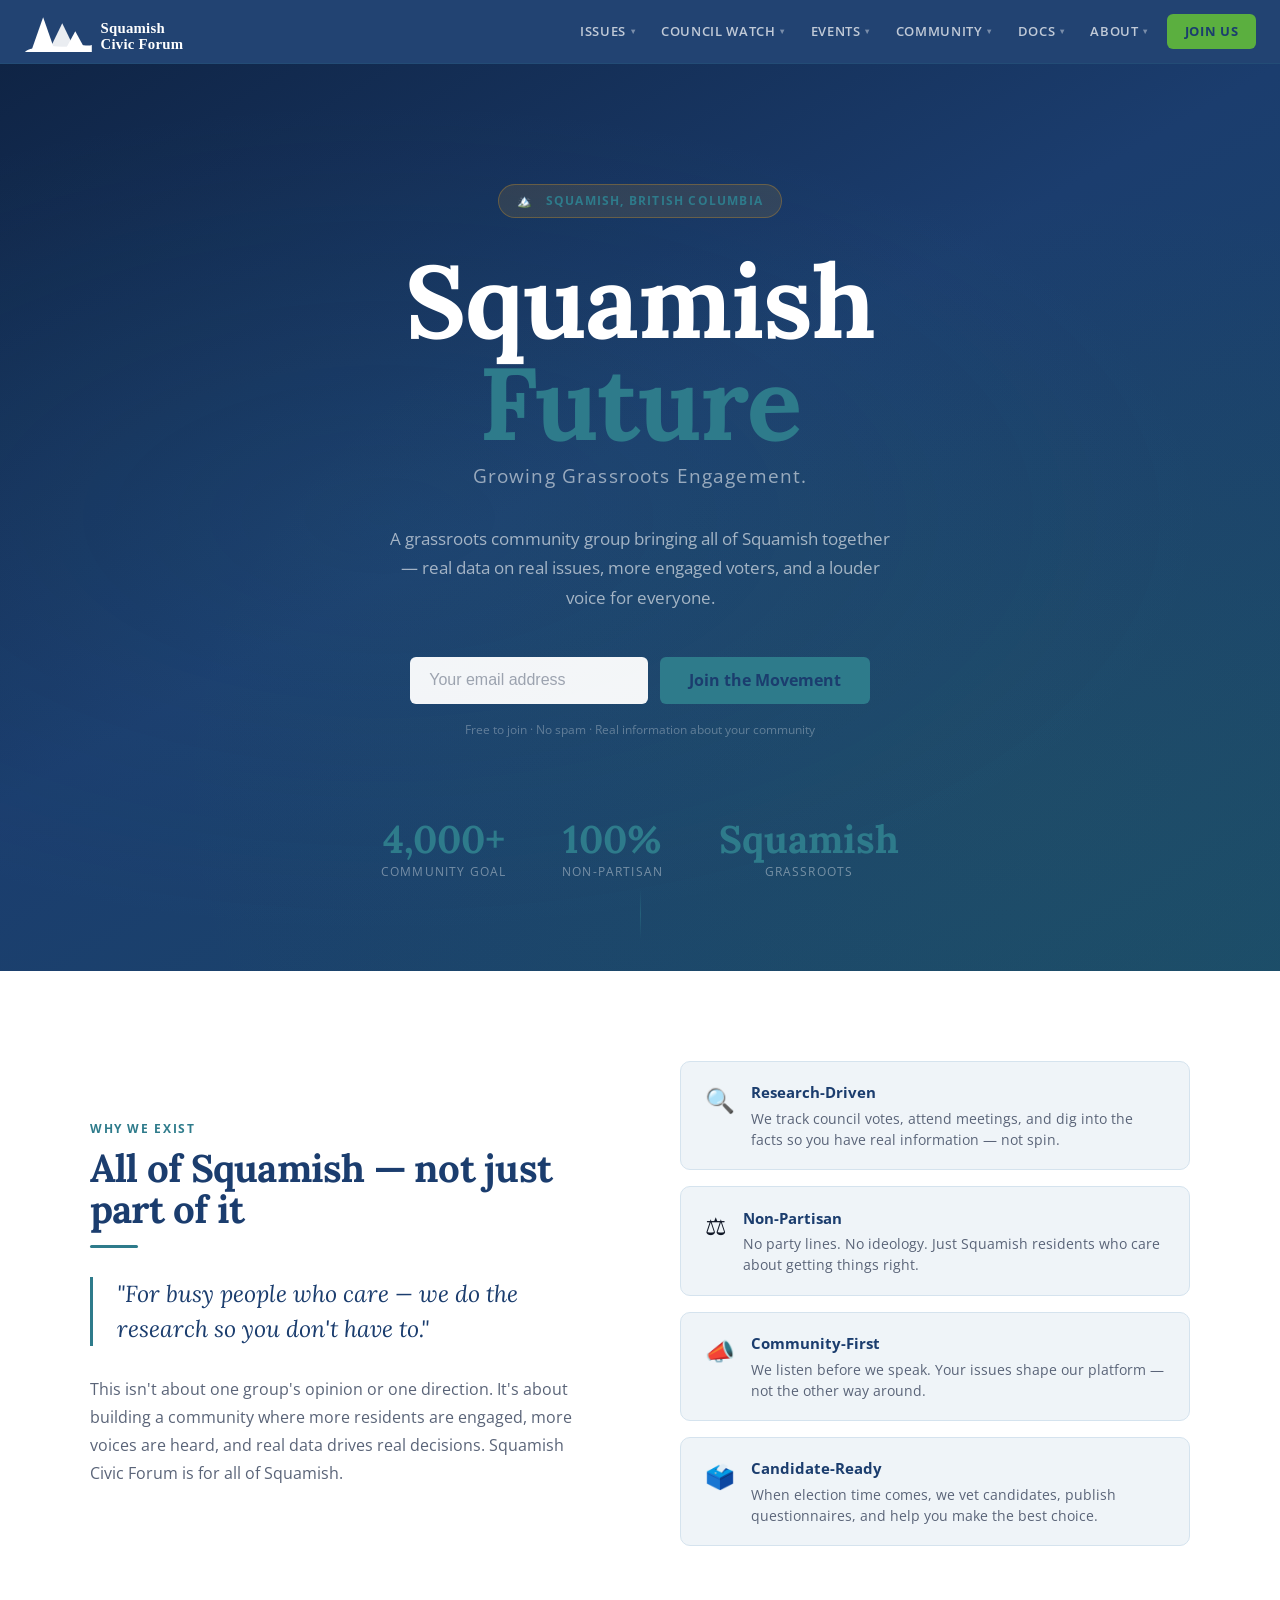
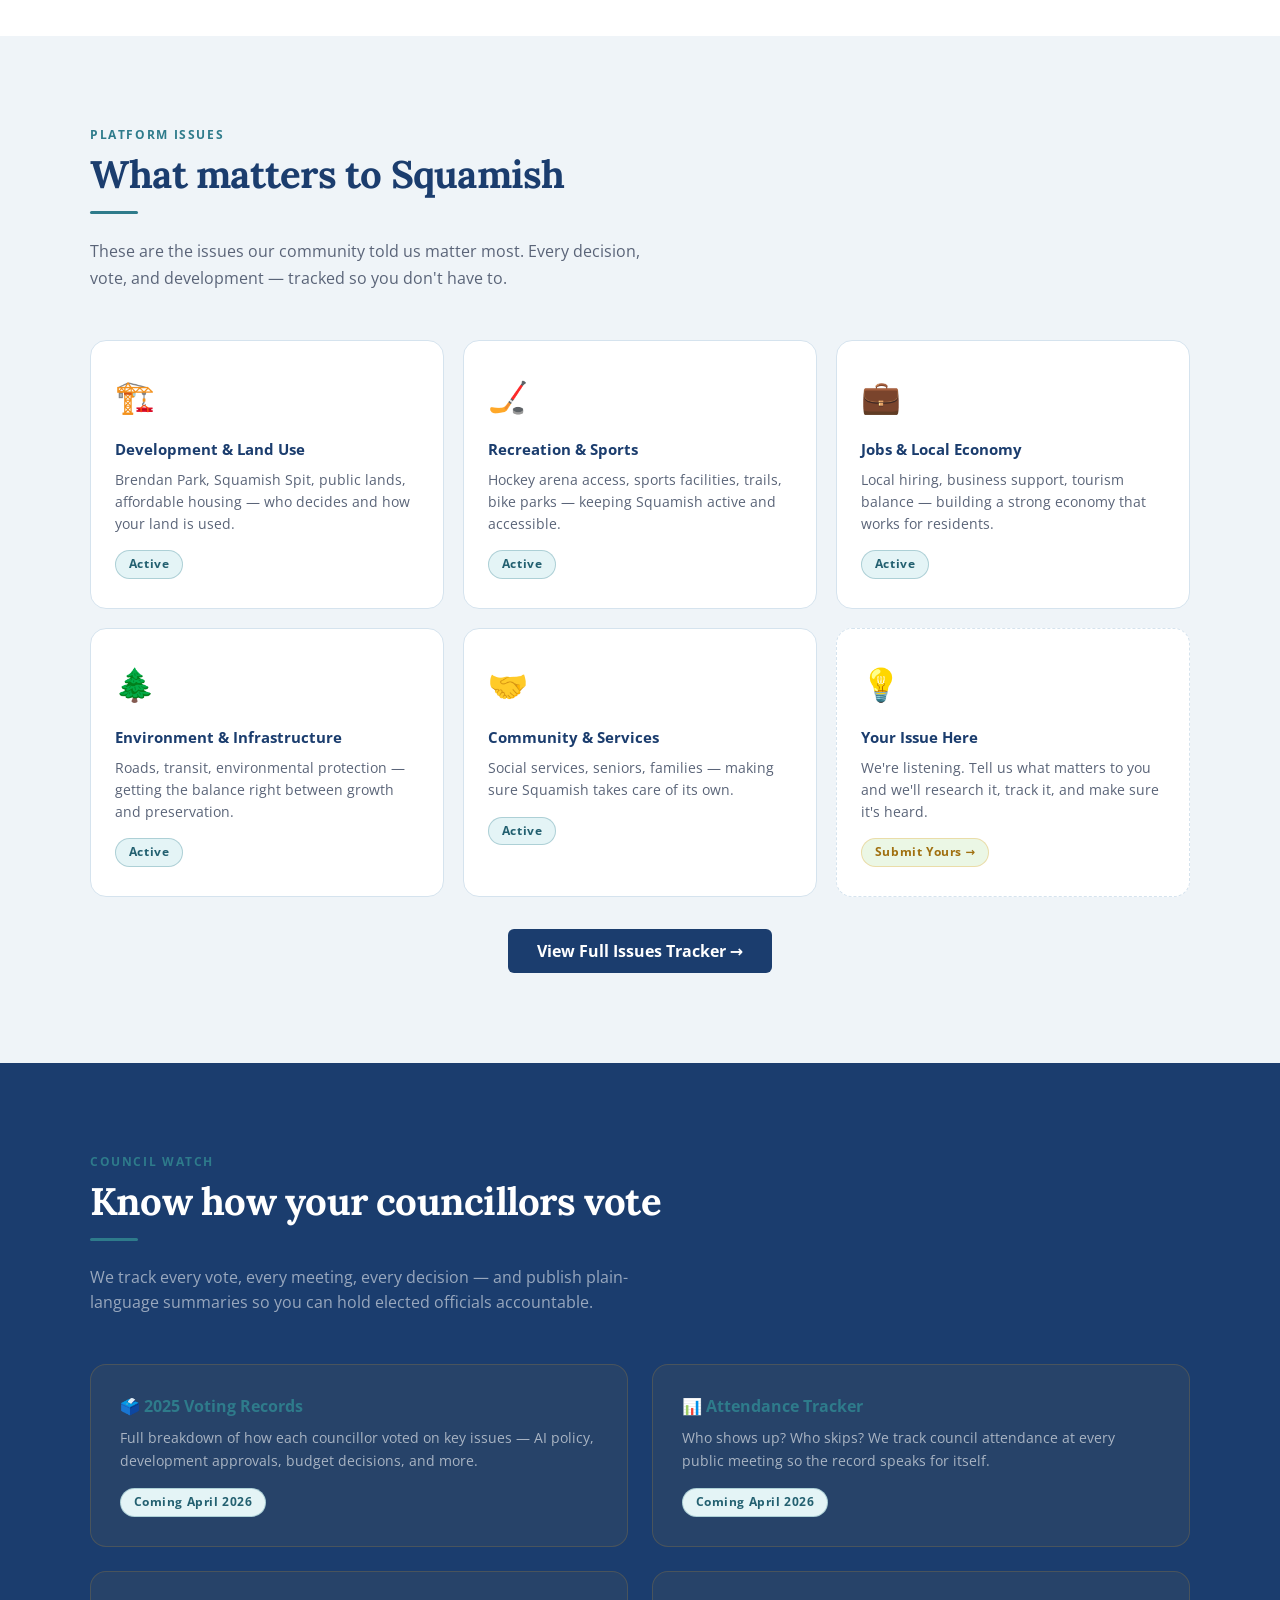
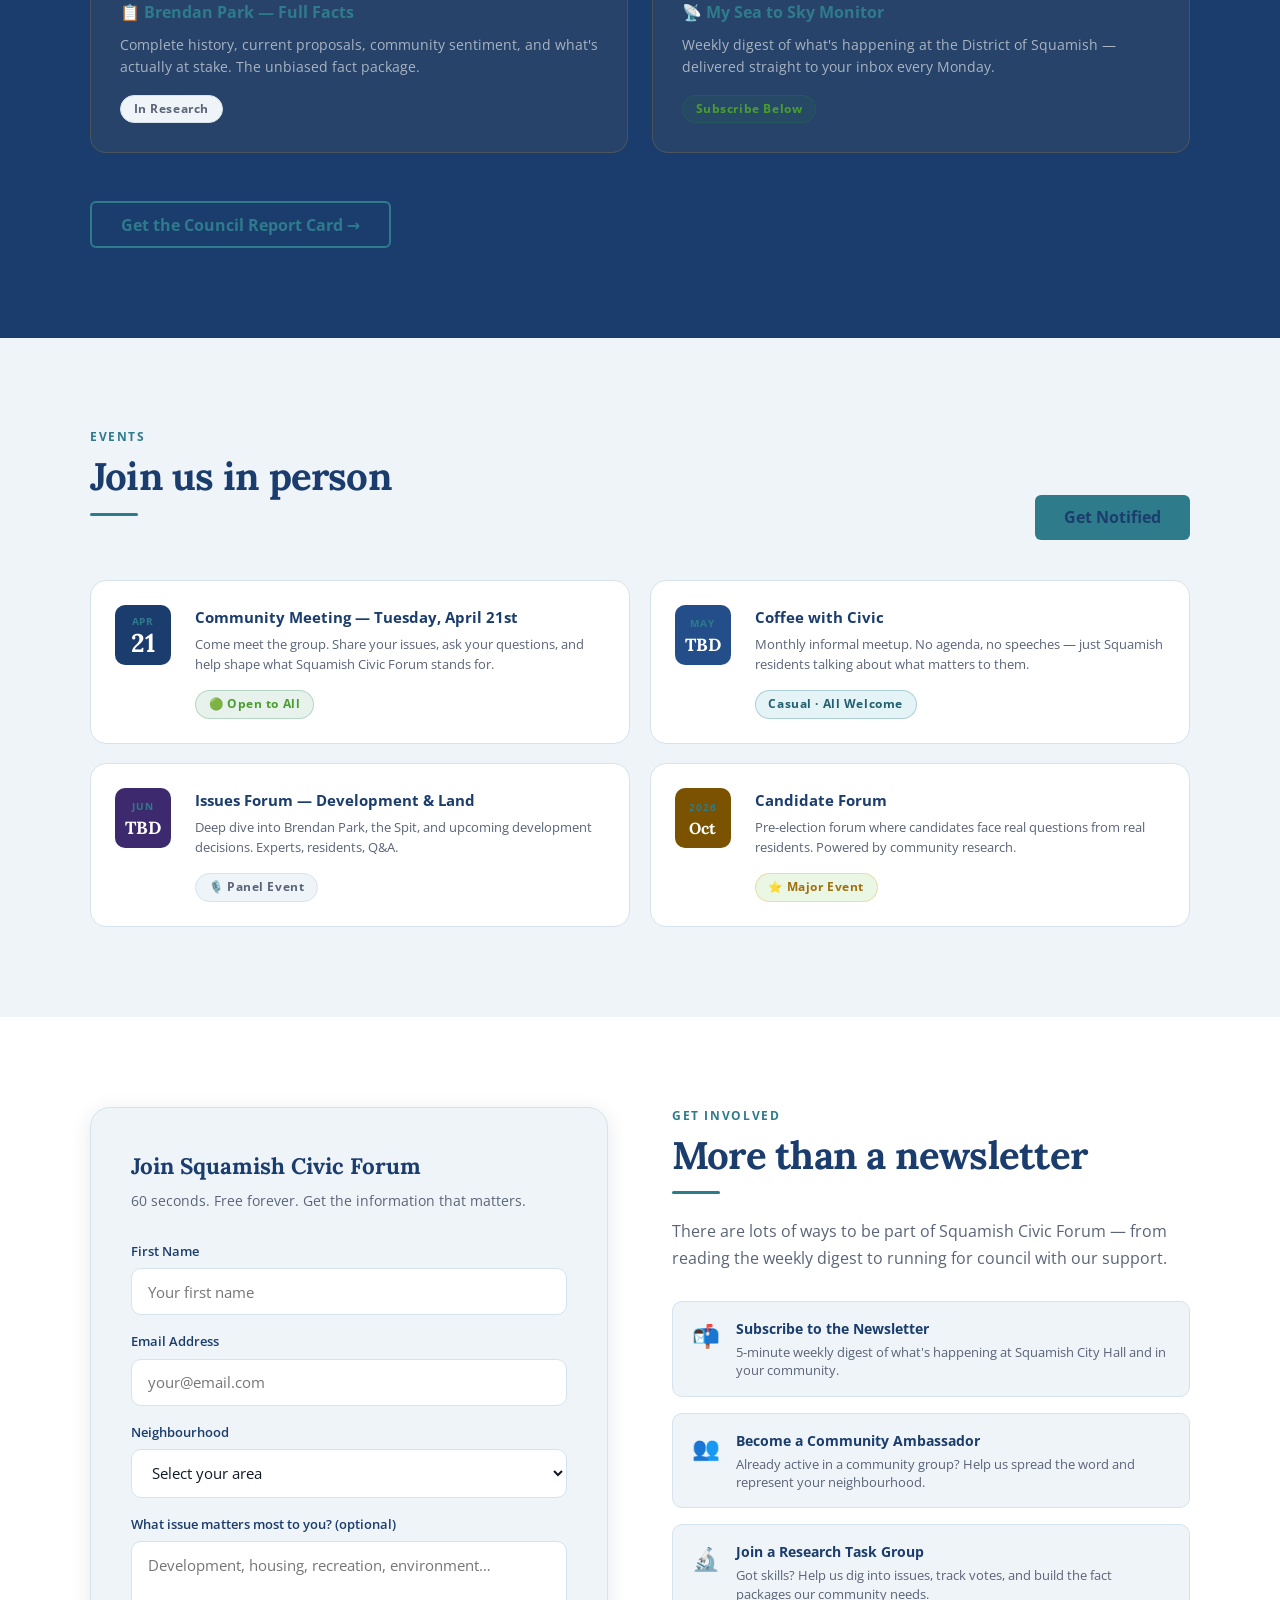
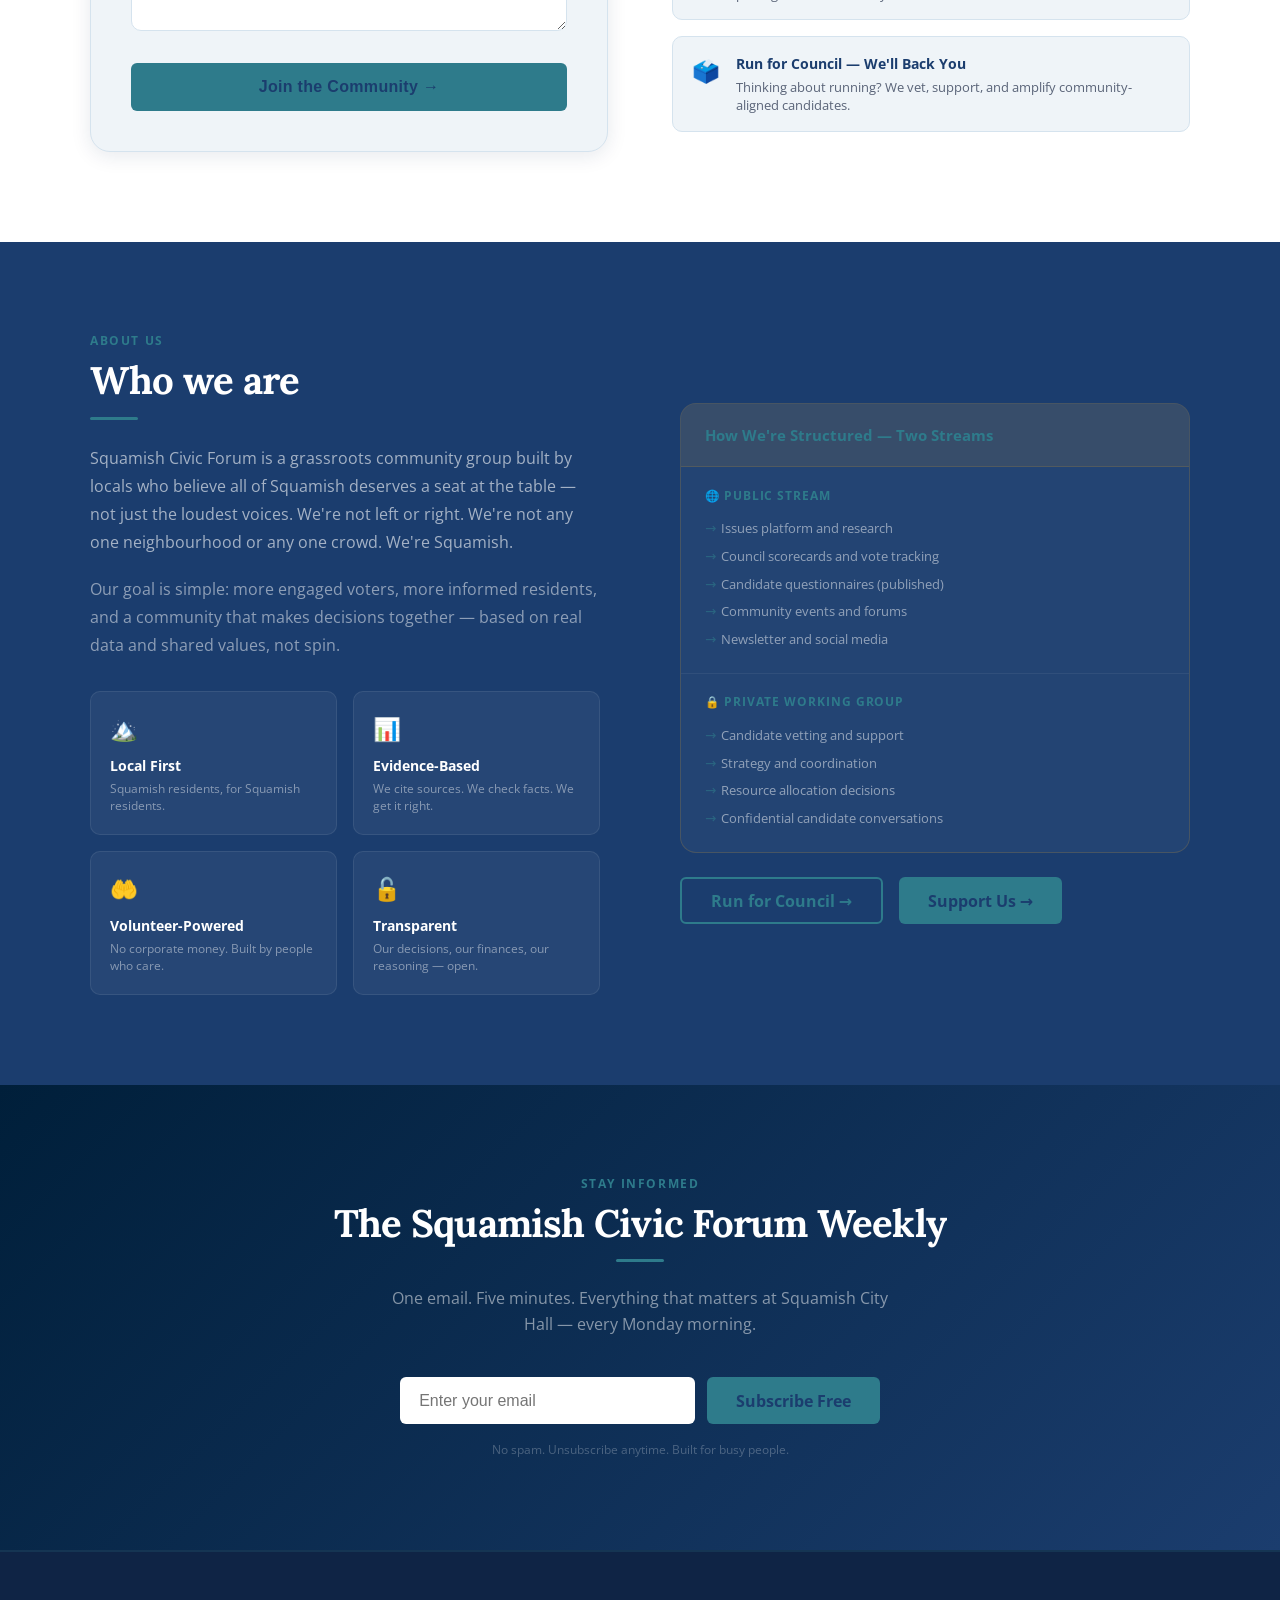
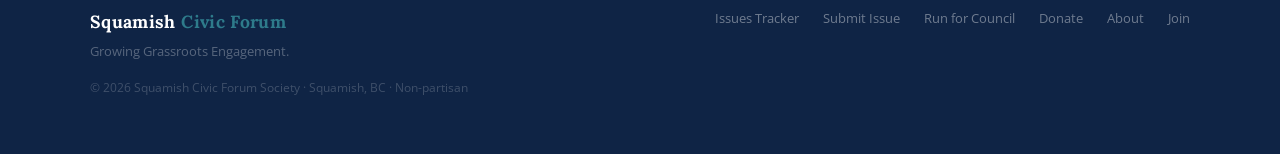
<file: index.html>
<!DOCTYPE html>
<html lang="en">
<head>
  <meta charset="UTF-8" />
  <meta name="viewport" content="width=device-width, initial-scale=1.0" />
  <title>Squamish Civic Forum — Growing Grassroots Engagement.</title>
  <meta name="description" content="Squamish Civic Forum is a non-partisan civic organization for Squamish, BC. Real data. Real issues. Growing Grassroots Engagement." />
  <link rel="stylesheet" href="brand.css" />
  <style>
    /* ── PAGE-SPECIFIC STYLES ─────────────────────────── */

    /* HERO */
    #hero {
      min-height: 100vh;
      display: flex; flex-direction: column;
      align-items: center; justify-content: center;
      text-align: center;
      padding: 120px 2rem 90px;
      position: relative;
    }
    .hero-badge {
      display: inline-flex; align-items: center; gap: 0.5rem;
      background: rgba(232,160,32,0.12);
      border: 1px solid rgba(232,160,32,0.3);
      color: var(--teal);
      font-size: 0.75rem; font-weight: 700;
      letter-spacing: 0.1em; text-transform: uppercase;
      padding: 0.4rem 1.1rem; border-radius: 100px;
      margin-bottom: 2rem; position: relative; z-index: 1;
    }
    .hero-chief { display: none; }
    #hero h1 {
      font-family: var(--font-display);
      font-size: clamp(3.2rem, 8vw, 7rem);
      font-weight: 900;
      letter-spacing: -0.01em;
      text-transform: none;
      color: var(--white);
      line-height: 1.0;
      margin-bottom: 0.4rem;
      position: relative; z-index: 1;
    }
    #hero h1 .teal { color: var(--teal); }
    .hero-tagline {
      font-size: clamp(0.95rem, 2vw, 1.2rem);
      color: rgba(255,255,255,0.55);
      font-weight: 400;
      letter-spacing: 0.06em;
      margin-bottom: 2rem;
      position: relative; z-index: 1;
    }
    .hero-sub {
      font-size: 1.05rem;
      color: rgba(255,255,255,0.6);
      max-width: 520px;
      margin: 0 auto 2.8rem;
      line-height: 1.75;
      position: relative; z-index: 1;
    }
    .hero-form {
      display: flex; gap: 0.75rem;
      max-width: 460px; width: 100%;
      margin: 0 auto 1rem;
      position: relative; z-index: 1;
    }
    .hero-form input {
      flex: 1; padding: 0.9rem 1.2rem;
      border: none; border-radius: var(--radius-sm);
      font-size: 1rem; background: rgba(255,255,255,0.95);
      color: var(--dark); outline: none;
    }
    .hero-form input::placeholder { color: #9ca3af; }
    .hero-note {
      color: rgba(255,255,255,0.3);
      font-size: 0.78rem;
      position: relative; z-index: 1;
    }
    .hero-stats {
      display: flex; gap: 3.5rem; justify-content: center;
      margin-top: 5rem; flex-wrap: wrap;
      position: relative; z-index: 1;
    }
    .hero-stat .num {
      font-family: var(--font-display);
      font-size: 2.4rem; font-weight: 900;
      color: var(--teal); display: block; line-height: 1;
    }
    .hero-stat .lbl {
      color: rgba(255,255,255,0.4);
      font-size: 0.72rem; letter-spacing: 0.1em;
      text-transform: uppercase; margin-top: 0.3rem; display: block;
    }
    .teal-line {
      width: 1px; height: 50px;
      background: linear-gradient(to bottom, transparent, var(--teal), transparent);
      position: absolute; bottom: 2rem; left: 50%; opacity: 0.5;
      animation: pulse-line 2s ease-in-out infinite;
    }
    @keyframes pulse-line { 0%,100%{opacity:0.3} 50%{opacity:0.7} }

    /* MISSION */
    #mission { background: var(--white); }
    .mission-grid { display: grid; grid-template-columns: 1fr 1fr; gap: 5rem; align-items: center; }
    .mission-quote {
      font-family: var(--font-display);
      font-style: italic;
      font-size: 1.45rem;
      color: var(--navy);
      line-height: 1.5;
      padding-left: 1.5rem;
      border-left: 3px solid var(--teal);
      margin: 1.8rem 0;
    }
    .pillars { display: flex; flex-direction: column; gap: 1rem; }
    .pillar {
      display: flex; align-items: flex-start; gap: 1rem;
      padding: 1.2rem 1.5rem;
      background: var(--light); border-radius: var(--radius-md);
      border: 1px solid var(--border);
      transition: all 0.2s;
    }
    .pillar:hover { border-color: var(--teal); box-shadow: var(--shadow-sm); }
    .pillar-icon { font-size: 1.5rem; flex-shrink: 0; }
    .pillar h4 { font-size: 0.92rem; font-weight: 700; color: var(--navy); margin-bottom: 0.2rem; }
    .pillar p { font-size: 0.85rem; color: var(--grey); line-height: 1.55; }

    /* ISSUES */
    #issues { background: var(--light); }
    .issues-header { margin-bottom: 3rem; }
    .issues-grid { display: grid; grid-template-columns: repeat(3, 1fr); gap: 1.2rem; }
    .issue-card {
      background: var(--white); border: 1px solid var(--border);
      border-radius: var(--radius-lg); padding: 1.8rem 1.5rem;
      transition: all 0.22s;
    }
    .issue-card:hover { transform: translateY(-3px); box-shadow: var(--shadow-md); border-color: rgba(232,160,32,0.3); }
    .issue-icon { font-size: 2rem; margin-bottom: 1rem; display: block; }
    .issue-card h3 { font-size: 0.95rem; font-weight: 700; color: var(--navy); margin-bottom: 0.5rem; }
    .issue-card p { font-size: 0.85rem; color: var(--grey); line-height: 1.6; }

    /* COUNCIL */
    #council { background: var(--navy); }
    #council .section-label { color: var(--teal); }
    #council .display { color: var(--white); }
    #council .section-sub { color: rgba(255,255,255,0.55); max-width: 560px; margin-bottom: 3rem; }
    .council-grid { display: grid; grid-template-columns: 1fr 1fr; gap: 1.5rem; }
    .council-card {
      background: rgba(232,160,32,0.06);
      border: 1px solid rgba(232,160,32,0.18);
      border-radius: var(--radius-lg); padding: 1.8rem;
      transition: all 0.2s;
    }
    .council-card:hover { background: rgba(232,160,32,0.1); border-color: rgba(232,160,32,0.35); }
    .council-card h3 { color: var(--teal); font-size: 1rem; font-weight: 700; margin-bottom: 0.5rem; }
    .council-card p { color: rgba(255,255,255,0.6); font-size: 0.88rem; line-height: 1.6; }
    .council-cta { margin-top: 3rem; }

    /* JOIN */
    #join { background: var(--white); }
    .join-grid { display: grid; grid-template-columns: 1fr 1fr; gap: 4rem; align-items: start; }
    .join-form-card {
      background: var(--light); border: 1px solid var(--border);
      border-radius: var(--radius-xl); padding: 2.5rem;
      box-shadow: var(--shadow-md);
    }
    .join-form-card h3 {
      font-family: var(--font-display);
      font-size: 1.4rem; color: var(--navy); margin-bottom: 0.4rem;
    }
    .join-form-card > p { color: var(--grey); font-size: 0.88rem; margin-bottom: 1.8rem; }
    .form-submit-btn {
      width: 100%; background: var(--teal); color: var(--navy);
      border: none; padding: 0.95rem; border-radius: var(--radius-sm);
      font-size: 1rem; font-weight: 800; cursor: pointer;
      transition: all 0.2s; margin-top: 0.5rem; letter-spacing: 0.02em;
    }
    .form-submit-btn:hover { background: var(--teal-dark); box-shadow: var(--shadow-teal); transform: translateY(-1px); }
    .ways-list { display: flex; flex-direction: column; gap: 1rem; }
    .way-item {
      display: flex; align-items: flex-start; gap: 1rem;
      padding: 1rem 1.2rem; background: var(--light);
      border-radius: var(--radius-md); border: 1px solid var(--border);
      transition: all 0.2s;
    }
    .way-item:hover { border-color: var(--teal); }
    .way-icon { font-size: 1.4rem; flex-shrink: 0; }
    .way-item h4 { font-size: 0.88rem; font-weight: 700; color: var(--navy); margin-bottom: 0.15rem; }
    .way-item p { font-size: 0.82rem; color: var(--grey); line-height: 1.4; }

    /* EVENTS */
    #events { background: var(--light); }
    .events-top { display: flex; justify-content: space-between; align-items: flex-end; margin-bottom: 2.5rem; flex-wrap: wrap; gap: 1rem; }
    .events-grid { display: grid; grid-template-columns: 1fr 1fr; gap: 1.2rem; }
    .event-card {
      display: flex; gap: 1.5rem; align-items: flex-start;
      padding: 1.5rem; background: var(--white);
      border: 1px solid var(--border); border-radius: var(--radius-lg);
      transition: all 0.2s;
    }
    .event-card:hover { box-shadow: var(--shadow-md); border-color: rgba(232,160,32,0.3); }
    .event-date {
      flex-shrink: 0; width: 56px; height: 60px;
      background: var(--navy); border-radius: var(--radius-md);
      display: flex; flex-direction: column; align-items: center; justify-content: center;
      color: white;
    }
    .event-date .month { font-size: 0.62rem; font-weight: 700; letter-spacing: 0.1em; text-transform: uppercase; color: var(--teal); }
    .event-date .day { font-size: 1.6rem; font-weight: 900; line-height: 1; font-family: var(--font-display); }
    .event-info h4 { font-size: 0.95rem; font-weight: 700; color: var(--navy); margin-bottom: 0.3rem; }
    .event-info p { font-size: 0.84rem; color: var(--grey); line-height: 1.5; }

    /* ABOUT */
    #about { background: var(--navy); }
    #about .section-label { color: var(--teal); }
    #about .display { color: var(--white); }
    #about .section-sub { color: rgba(255,255,255,0.55); }
    .about-grid { display: grid; grid-template-columns: 1fr 1fr; gap: 5rem; align-items: center; }
    .about-values { display: grid; grid-template-columns: 1fr 1fr; gap: 1rem; margin-top: 2rem; }
    .value-item {
      padding: 1.2rem; background: rgba(255,255,255,0.05);
      border: 1px solid rgba(255,255,255,0.08); border-radius: var(--radius-md);
    }
    .value-icon { font-size: 1.4rem; margin-bottom: 0.5rem; display: block; }
    .value-item h4 { font-size: 0.85rem; font-weight: 700; color: var(--white); margin-bottom: 0.2rem; }
    .value-item p { font-size: 0.78rem; color: rgba(255,255,255,0.45); line-height: 1.4; }
    .stream-card {
      background: rgba(255,255,255,0.04); border: 1px solid rgba(232,160,32,0.18);
      border-radius: var(--radius-lg); overflow: hidden;
    }
    .stream-header { background: rgba(232,160,32,0.1); padding: 1.2rem 1.5rem; border-bottom: 1px solid rgba(232,160,32,0.15); }
    .stream-header h3 { color: var(--teal); font-size: 0.95rem; font-weight: 700; }
    .stream-body { padding: 1.2rem 1.5rem; border-bottom: 1px solid rgba(255,255,255,0.06); }
    .stream-body:last-child { border-bottom: none; }
    .stream-label { font-size: 0.72rem; font-weight: 700; letter-spacing: 0.08em; text-transform: uppercase; color: var(--teal); margin-bottom: 0.6rem; display: block; }
    .stream-body ul { list-style: none; }
    .stream-body li { font-size: 0.84rem; color: rgba(255,255,255,0.5); padding: 0.2rem 0 0.2rem 1rem; position: relative; }
    .stream-body li::before { content: '→'; position: absolute; left: 0; color: var(--teal); opacity: 0.6; }

    /* NEWSLETTER */
    #newsletter {
      background: linear-gradient(135deg, #001f3a 0%, var(--navy) 100%);
      text-align: center;
    }
    #newsletter .display { color: var(--white); }
    #newsletter .section-sub { color: rgba(255,255,255,0.5); margin: 0 auto 2.5rem; max-width: 500px; }
    .newsletter-form { display: flex; gap: 0.75rem; justify-content: center; flex-wrap: wrap; max-width: 480px; margin: 0 auto; }
    .newsletter-form input { flex: 1; min-width: 200px; padding: 0.9rem 1.2rem; border: none; border-radius: var(--radius-sm); font-size: 1rem; outline: none; }
    .newsletter-note { color: rgba(255,255,255,0.25); font-size: 0.78rem; margin-top: 1rem; }

    /* RESPONSIVE */
    @media (max-width: 900px) {
      .mission-grid, .join-grid, .about-grid { grid-template-columns: 1fr; gap: 2.5rem; }
      .council-grid { grid-template-columns: 1fr; }
    }
    @media (max-width: 700px) {
      .issues-grid { grid-template-columns: 1fr 1fr; }
      .events-grid { grid-template-columns: 1fr; }
      .about-values { grid-template-columns: 1fr 1fr; }
      .hero-stats { gap: 2rem; }
      .hero-form { flex-direction: column; }
    }
    @media (max-width: 480px) {
      .issues-grid, .about-values { grid-template-columns: 1fr; }
    }
  </style>
</head>
<body>

<!-- NAV -->
<nav class="sf-nav" id="mainNav"></nav>

<!-- HERO -->
<section id="hero" class="hero-bg">
  <div class="hero-badge">🏔️ &nbsp; Squamish, British Columbia</div>

  <h1 class="display display-lg">Squamish<br><span class="teal">Future</span></h1>
  <p class="hero-tagline">Growing Grassroots Engagement.</p>
  <p class="hero-sub">A grassroots community group bringing all of Squamish together — real data on real issues, more engaged voters, and a louder voice for everyone.</p>

  <form class="hero-form" onsubmit="return false;">
    <input type="email" placeholder="Your email address" />
    <button class="btn btn-teal" type="submit">Join the Movement</button>
  </form>
  <p class="hero-note">Free to join · No spam · Real information about your community</p>

  <div class="hero-stats">
    <div class="hero-stat"><span class="num">4,000+</span><span class="lbl">Community Goal</span></div>
    <div class="hero-stat"><span class="num">100%</span><span class="lbl">Non-Partisan</span></div>
    <div class="hero-stat"><span class="num">Squamish</span><span class="lbl">Grassroots</span></div>
  </div>

  <div class="teal-line"></div>
</section>

<!-- MISSION -->
<section id="mission" class="sf-section">
  <div class="container">
    <div class="mission-grid">
      <div>
        <span class="section-label">Why We Exist</span>
        <h2 class="display display-sm" style="color:var(--navy)">All of Squamish — not just part of it</h2>
        <div class="teal-rule"></div>
        <blockquote class="mission-quote">"For busy people who care — we do the research so you don't have to."</blockquote>
        <p style="color:var(--grey); font-size:1rem; line-height:1.75;">This isn't about one group's opinion or one direction. It's about building a community where more residents are engaged, more voices are heard, and real data drives real decisions. Squamish Civic Forum is for all of Squamish.</p>
      </div>
      <div class="pillars">
        <div class="pillar"><span class="pillar-icon">🔍</span><div><h4>Research-Driven</h4><p>We track council votes, attend meetings, and dig into the facts so you have real information — not spin.</p></div></div>
        <div class="pillar"><span class="pillar-icon">⚖️</span><div><h4>Non-Partisan</h4><p>No party lines. No ideology. Just Squamish residents who care about getting things right.</p></div></div>
        <div class="pillar"><span class="pillar-icon">📣</span><div><h4>Community-First</h4><p>We listen before we speak. Your issues shape our platform — not the other way around.</p></div></div>
        <div class="pillar"><span class="pillar-icon">🗳️</span><div><h4>Candidate-Ready</h4><p>When election time comes, we vet candidates, publish questionnaires, and help you make the best choice.</p></div></div>
      </div>
    </div>
  </div>
</section>

<!-- ISSUES -->
<section id="issues" class="sf-section-light">
  <div class="container">
    <div class="issues-header">
      <span class="section-label">Platform Issues</span>
      <h2 class="display display-sm" style="color:var(--navy)">What matters to Squamish</h2>
      <div class="teal-rule"></div>
      <p style="color:var(--grey); font-size:1rem; max-width:580px; line-height:1.7;">These are the issues our community told us matter most. Every decision, vote, and development — tracked so you don't have to.</p>
    </div>
    <div class="issues-grid">
      <div class="issue-card"><span class="issue-icon">🏗️</span><h3>Development &amp; Land Use</h3><p>Brendan Park, Squamish Spit, public lands, affordable housing — who decides and how your land is used.</p><div class="mt-2"><span class="badge badge-teal">Active</span></div></div>
      <div class="issue-card"><span class="issue-icon">🏒</span><h3>Recreation &amp; Sports</h3><p>Hockey arena access, sports facilities, trails, bike parks — keeping Squamish active and accessible.</p><div class="mt-2"><span class="badge badge-teal">Active</span></div></div>
      <div class="issue-card"><span class="issue-icon">💼</span><h3>Jobs &amp; Local Economy</h3><p>Local hiring, business support, tourism balance — building a strong economy that works for residents.</p><div class="mt-2"><span class="badge badge-teal">Active</span></div></div>
      <div class="issue-card"><span class="issue-icon">🌲</span><h3>Environment &amp; Infrastructure</h3><p>Roads, transit, environmental protection — getting the balance right between growth and preservation.</p><div class="mt-2"><span class="badge badge-teal">Active</span></div></div>
      <div class="issue-card"><span class="issue-icon">🤝</span><h3>Community &amp; Services</h3><p>Social services, seniors, families — making sure Squamish takes care of its own.</p><div class="mt-2"><span class="badge badge-teal">Active</span></div></div>
      <div class="issue-card" style="border-style:dashed; cursor:pointer;" onclick="window.location='submit.html'">
        <span class="issue-icon">💡</span>
        <h3>Your Issue Here</h3>
        <p>We're listening. Tell us what matters to you and we'll research it, track it, and make sure it's heard.</p>
        <div class="mt-2"><span class="badge badge-amber">Submit Yours →</span></div>
      </div>
    </div>
    <div class="mt-4 text-center">
      <a href="tracker.html" class="btn btn-navy">View Full Issues Tracker →</a>
    </div>
  </div>
</section>

<!-- COUNCIL WATCH -->
<section id="council" class="sf-section-dark">
  <div class="container">
    <span class="section-label">Council Watch</span>
    <h2 class="display display-sm">Know how your councillors vote</h2>
    <div class="teal-rule"></div>
    <p class="section-sub">We track every vote, every meeting, every decision — and publish plain-language summaries so you can hold elected officials accountable.</p>
    <div class="council-grid">
      <div class="council-card"><h3>🗳️ 2025 Voting Records</h3><p>Full breakdown of how each councillor voted on key issues — AI policy, development approvals, budget decisions, and more.</p><div class="mt-2"><span class="badge badge-teal">Coming April 2026</span></div></div>
      <div class="council-card"><h3>📊 Attendance Tracker</h3><p>Who shows up? Who skips? We track council attendance at every public meeting so the record speaks for itself.</p><div class="mt-2"><span class="badge badge-teal">Coming April 2026</span></div></div>
      <div class="council-card"><h3>📋 Brendan Park — Full Facts</h3><p>Complete history, current proposals, community sentiment, and what's actually at stake. The unbiased fact package.</p><div class="mt-2"><span class="badge badge-grey">In Research</span></div></div>
      <div class="council-card"><h3>📡 My Sea to Sky Monitor</h3><p>Weekly digest of what's happening at the District of Squamish — delivered straight to your inbox every Monday.</p><div class="mt-2"><span class="badge badge-green">Subscribe Below</span></div></div>
    </div>
    <div class="council-cta">
      <a href="#join" class="btn btn-outline-teal">Get the Council Report Card →</a>
    </div>
  </div>
</section>

<!-- EVENTS -->
<section id="events" class="sf-section-light">
  <div class="container">
    <div class="events-top">
      <div>
        <span class="section-label">Events</span>
        <h2 class="display display-sm" style="color:var(--navy)">Join us in person</h2>
        <div class="teal-rule"></div>
      </div>
      <a href="#join" class="btn btn-teal">Get Notified</a>
    </div>
    <div class="events-grid">
      <div class="event-card">
        <div class="event-date"><span class="month">Apr</span><span class="day">21</span></div>
        <div class="event-info">
          <h4>Community Meeting — Tuesday, April 21st</h4>
          <p>Come meet the group. Share your issues, ask your questions, and help shape what Squamish Civic Forum stands for.</p>
          <div class="mt-2"><span class="badge badge-green">🟢 Open to All</span></div>
        </div>
      </div>
      <div class="event-card">
        <div class="event-date" style="background:var(--navy-mid)"><span class="month">May</span><span class="day" style="font-size:1.1rem;font-weight:800;padding-top:4px">TBD</span></div>
        <div class="event-info">
          <h4>Coffee with Civic</h4>
          <p>Monthly informal meetup. No agenda, no speeches — just Squamish residents talking about what matters to them.</p>
          <div class="mt-2"><span class="badge badge-teal">Casual · All Welcome</span></div>
        </div>
      </div>
      <div class="event-card">
        <div class="event-date" style="background:#3d2a6e"><span class="month">Jun</span><span class="day" style="font-size:1.1rem;font-weight:800;padding-top:4px">TBD</span></div>
        <div class="event-info">
          <h4>Issues Forum — Development &amp; Land</h4>
          <p>Deep dive into Brendan Park, the Spit, and upcoming development decisions. Experts, residents, Q&amp;A.</p>
          <div class="mt-2"><span class="badge badge-grey">🎙️ Panel Event</span></div>
        </div>
      </div>
      <div class="event-card">
        <div class="event-date" style="background:#7a5200"><span class="month">2026</span><span class="day" style="font-size:1rem;font-weight:800;padding-top:4px">Oct</span></div>
        <div class="event-info">
          <h4>Candidate Forum</h4>
          <p>Pre-election forum where candidates face real questions from real residents. Powered by community research.</p>
          <div class="mt-2"><span class="badge badge-amber">⭐ Major Event</span></div>
        </div>
      </div>
    </div>
  </div>
</section>

<!-- JOIN -->
<section id="join" class="sf-section">
  <div class="container">
    <div class="join-grid">
      <div class="join-form-card">
        <h3>Join Squamish Civic Forum</h3>
        <p>60 seconds. Free forever. Get the information that matters.</p>
        <div class="sf-field"><label>First Name</label><input type="text" placeholder="Your first name" /></div>
        <div class="sf-field"><label>Email Address</label><input type="email" placeholder="your@email.com" /></div>
        <div class="sf-field">
          <label>Neighbourhood</label>
          <select>
            <option value="">Select your area</option>
            <option>Downtown Squamish</option>
            <option>Garibaldi Highlands</option>
            <option>Brackendale</option>
            <option>Valleycliffe</option>
            <option>Britannia Beach</option>
            <option>Other / Sea to Sky</option>
          </select>
        </div>
        <div class="sf-field"><label>What issue matters most to you? (optional)</label><textarea placeholder="Development, housing, recreation, environment…" rows="3"></textarea></div>
        <button class="form-submit-btn">Join the Community →</button>
      </div>
      <div>
        <span class="section-label">Get Involved</span>
        <h2 class="display display-sm" style="color:var(--navy); margin-bottom:0.5rem;">More than a newsletter</h2>
        <div class="teal-rule"></div>
        <p style="color:var(--grey); margin-bottom:1.8rem; line-height:1.7;">There are lots of ways to be part of Squamish Civic Forum — from reading the weekly digest to running for council with our support.</p>
        <div class="ways-list">
          <div class="way-item"><span class="way-icon">📬</span><div><h4>Subscribe to the Newsletter</h4><p>5-minute weekly digest of what's happening at Squamish City Hall and in your community.</p></div></div>
          <div class="way-item"><span class="way-icon">👥</span><div><h4>Become a Community Ambassador</h4><p>Already active in a community group? Help us spread the word and represent your neighbourhood.</p></div></div>
          <div class="way-item"><span class="way-icon">🔬</span><div><h4>Join a Research Task Group</h4><p>Got skills? Help us dig into issues, track votes, and build the fact packages our community needs.</p></div></div>
          <div class="way-item"><span class="way-icon">🗳️</span><div><h4>Run for Council — We'll Back You</h4><p>Thinking about running? We vet, support, and amplify community-aligned candidates.</p></div></div>
        </div>
      </div>
    </div>
  </div>
</section>

<!-- ABOUT -->
<section id="about" class="sf-section-dark">
  <div class="container">
    <div class="about-grid">
      <div>
        <span class="section-label">About Us</span>
        <h2 class="display display-sm" style="color:var(--white); margin-bottom:0.5rem;">Who we are</h2>
        <div class="teal-rule"></div>
        <p style="color:rgba(255,255,255,0.6); margin-bottom:1.2rem; line-height:1.75;">Squamish Civic Forum is a grassroots community group built by locals who believe all of Squamish deserves a seat at the table — not just the loudest voices. We're not left or right. We're not any one neighbourhood or any one crowd. We're Squamish.</p>
        <p style="color:rgba(255,255,255,0.5); line-height:1.75;">Our goal is simple: more engaged voters, more informed residents, and a community that makes decisions together — based on real data and shared values, not spin.</p>
        <div class="about-values">
          <div class="value-item"><span class="value-icon">🏔️</span><h4>Local First</h4><p>Squamish residents, for Squamish residents.</p></div>
          <div class="value-item"><span class="value-icon">📊</span><h4>Evidence-Based</h4><p>We cite sources. We check facts. We get it right.</p></div>
          <div class="value-item"><span class="value-icon">🤲</span><h4>Volunteer-Powered</h4><p>No corporate money. Built by people who care.</p></div>
          <div class="value-item"><span class="value-icon">🔓</span><h4>Transparent</h4><p>Our decisions, our finances, our reasoning — open.</p></div>
        </div>
      </div>
      <div>
        <div class="stream-card">
          <div class="stream-header"><h3>How We're Structured — Two Streams</h3></div>
          <div class="stream-body">
            <span class="stream-label">🌐 Public Stream</span>
            <ul>
              <li>Issues platform and research</li>
              <li>Council scorecards and vote tracking</li>
              <li>Candidate questionnaires (published)</li>
              <li>Community events and forums</li>
              <li>Newsletter and social media</li>
            </ul>
          </div>
          <div class="stream-body">
            <span class="stream-label">🔒 Private Working Group</span>
            <ul>
              <li>Candidate vetting and support</li>
              <li>Strategy and coordination</li>
              <li>Resource allocation decisions</li>
              <li>Confidential candidate conversations</li>
            </ul>
          </div>
        </div>
        <div class="mt-3" style="display:flex; gap:1rem; flex-wrap:wrap;">
          <a href="candidate.html" class="btn btn-outline-teal">Run for Council →</a>
          <a href="donate.html" class="btn btn-teal">Support Us →</a>
        </div>
      </div>
    </div>
  </div>
</section>

<!-- NEWSLETTER -->
<section id="newsletter" class="sf-section-dark" style="text-align:center; background: linear-gradient(135deg, #001f3a 0%, var(--navy) 100%);">
  <div class="container">
    <span class="section-label" style="display:block; text-align:center;">Stay Informed</span>
    <h2 class="display display-sm" style="color:var(--white);">The Squamish Civic Forum Weekly</h2>
    <div class="teal-rule centered"></div>
    <p class="section-sub">One email. Five minutes. Everything that matters at Squamish City Hall — every Monday morning.</p>
    <form class="newsletter-form" onsubmit="return false;">
      <input type="email" placeholder="Enter your email" />
      <button class="btn btn-teal" type="submit">Subscribe Free</button>
    </form>
    <p class="newsletter-note">No spam. Unsubscribe anytime. Built for busy people.</p>
  </div>
</section>

<!-- FOOTER -->
<footer class="sf-footer">
  <div class="sf-footer-inner">
    <div>
      <div class="sf-footer-wordmark">Squamish <span>Civic Forum</span></div>
      <p class="sf-footer-tagline">Growing Grassroots Engagement.</p>
      <p class="sf-footer-copy mt-2">© 2026 Squamish Civic Forum Society · Squamish, BC · Non-partisan</p>
    </div>
    <div class="sf-footer-links">
      <a href="tracker.html">Issues Tracker</a>
      <a href="submit.html">Submit Issue</a>
      <a href="candidate.html">Run for Council</a>
      <a href="donate.html">Donate</a>
      <a href="#about">About</a>
      <a href="#join">Join</a>
    </div>
  </div>
</footer>

<script src="nav.js"></script>
</body>
</html>
</file>
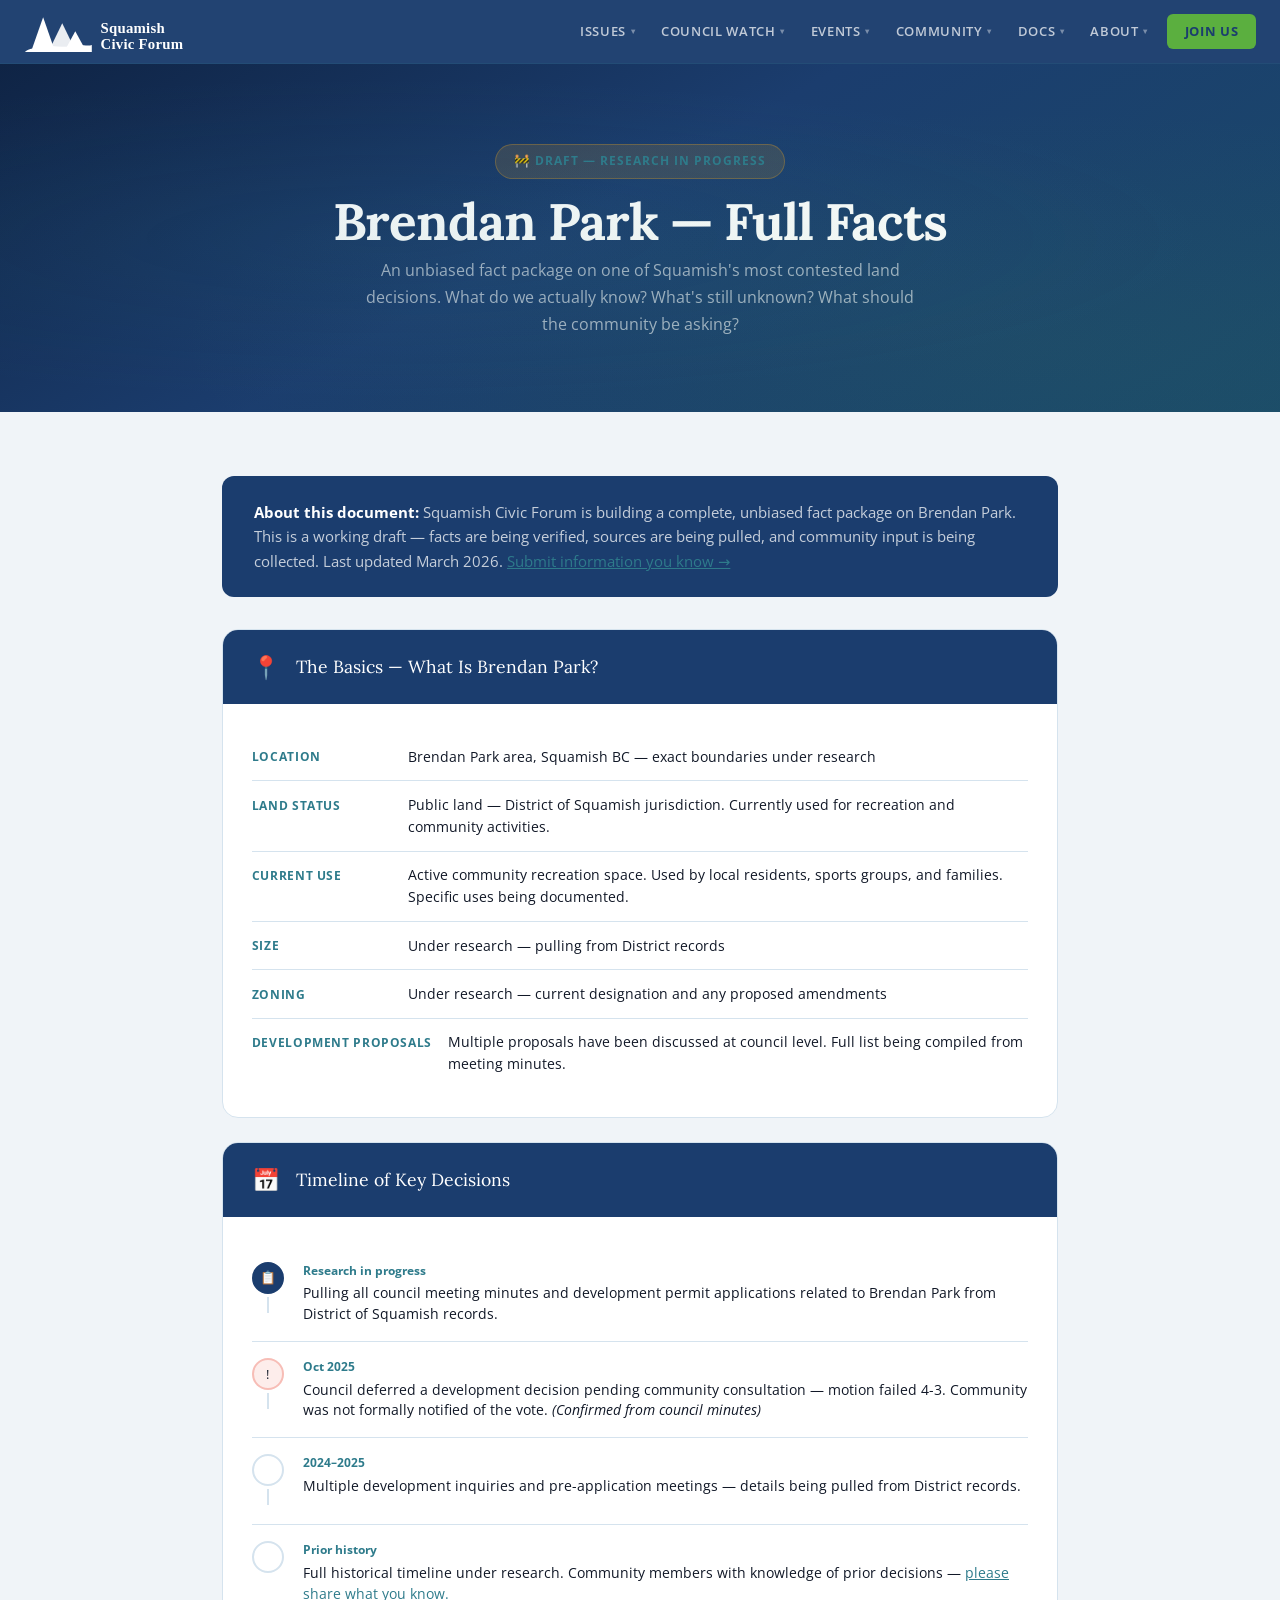
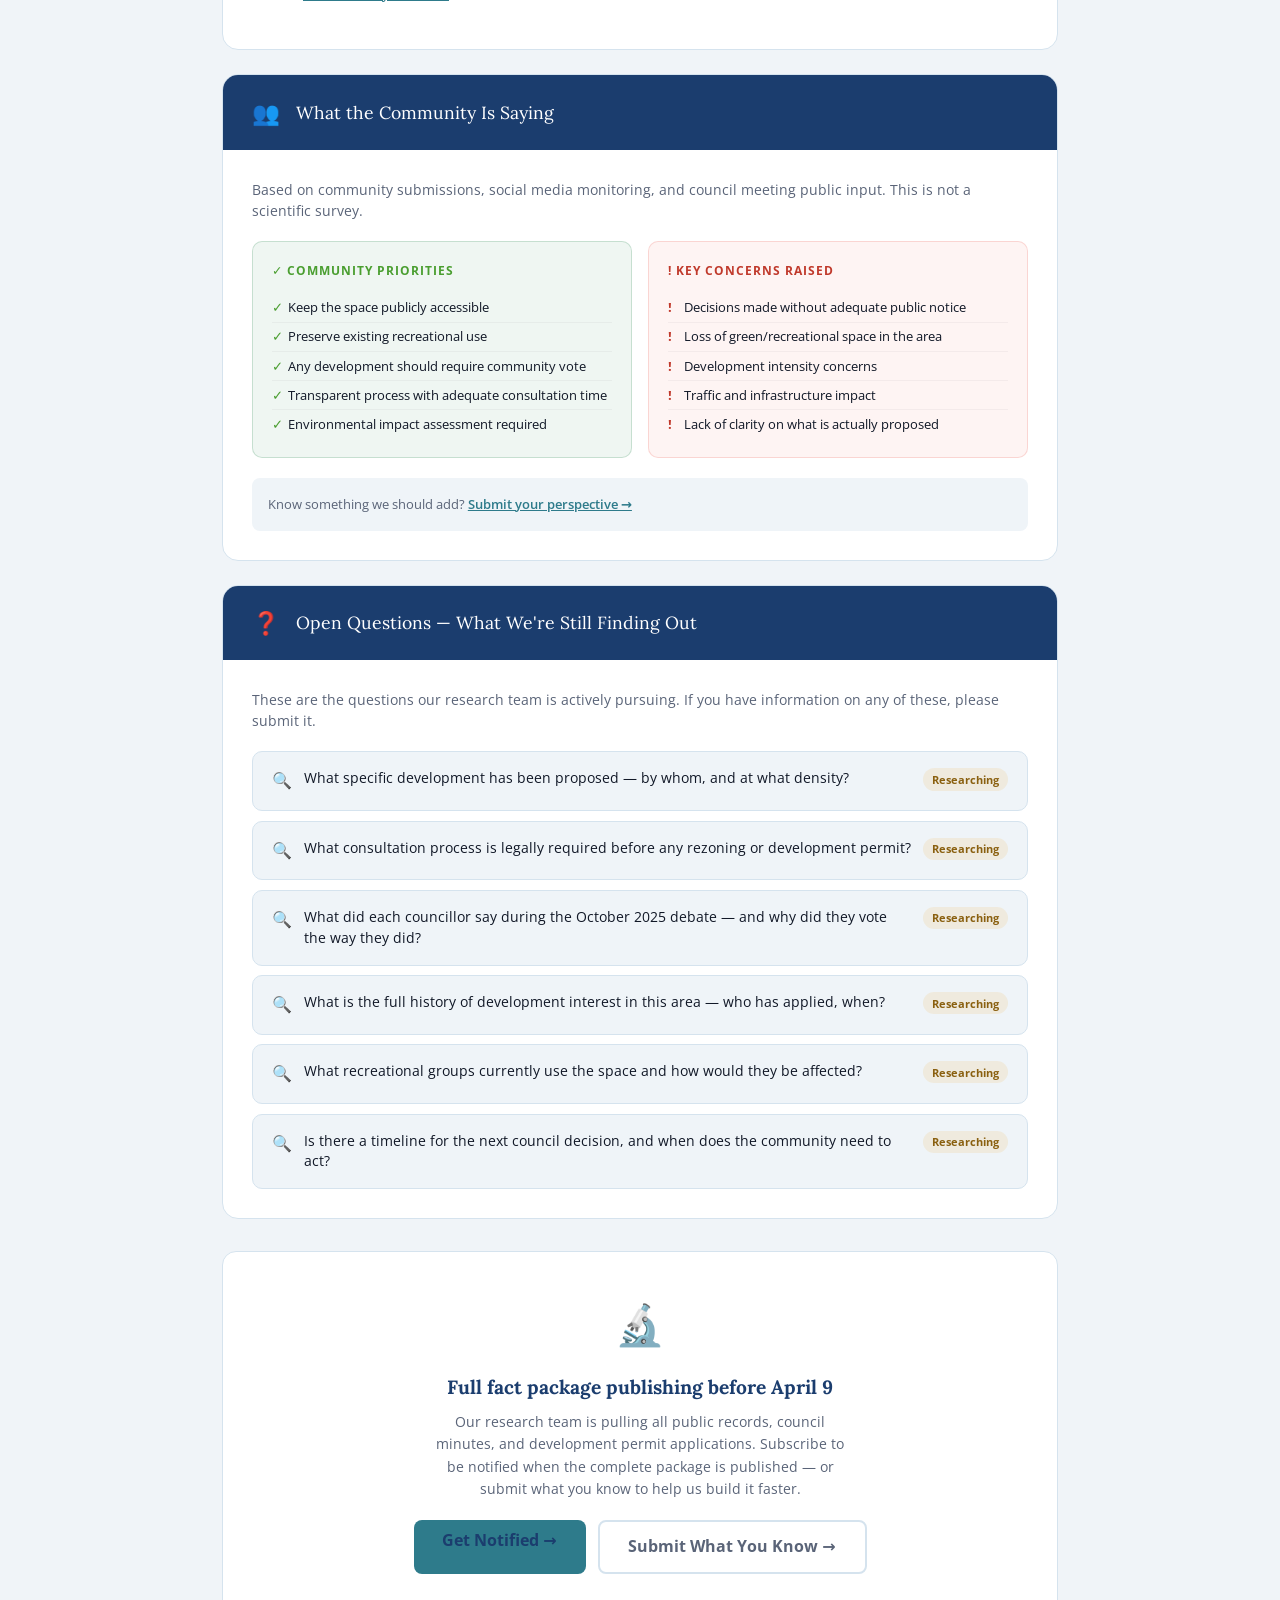
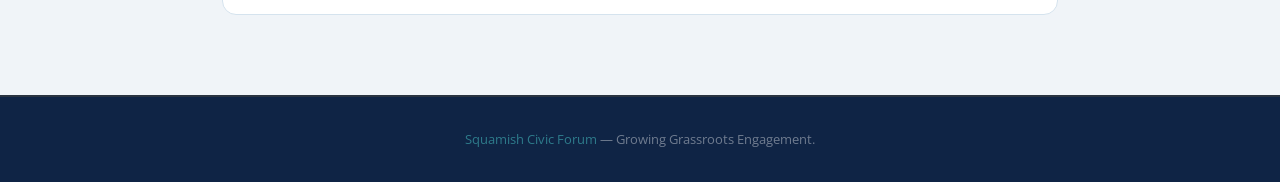
<file: brendan-park.html>
<!DOCTYPE html>
<html lang="en">
<head>
  <meta charset="UTF-8" />
  <meta name="viewport" content="width=device-width, initial-scale=1.0" />
  <title>Brendan Park Facts — Squamish Civic Forum</title>
  <link rel="stylesheet" href="brand.css" />
  <style>
    body { background: #f0f4f8; }
    .page-hero { padding: 80px 2rem 50px; text-align: center; }
    .page-hero h1 { color: white; margin-bottom: 0.5rem; }
    .page-hero p { color: rgba(255,255,255,0.6); font-size: 1rem; max-width: 560px; margin: 0 auto 1.5rem; line-height: 1.7; }
    .draft-banner { display: inline-flex; align-items: center; gap: 0.5rem; background: rgba(232,160,32,0.15); border: 1px solid rgba(232,160,32,0.3); color: var(--teal); font-size: 0.78rem; font-weight: 700; letter-spacing: 0.08em; text-transform: uppercase; padding: 0.4rem 1.1rem; border-radius: 100px; }

    .main { max-width: 900px; margin: 0 auto; padding: 2.5rem 2rem 5rem; }

    /* FACT SECTIONS */
    .fact-section { background: white; border: 1px solid var(--border); border-radius: 16px; overflow: hidden; margin-bottom: 1.5rem; }
    .fs-header { background: var(--navy); padding: 1.2rem 1.8rem; display: flex; align-items: center; gap: 1rem; }
    .fs-icon { font-size: 1.4rem; }
    .fs-title { font-family: var(--font-display); font-size: 1.1rem; color: white; }
    .fs-body { padding: 1.8rem; }

    .fact-row { display: flex; gap: 1rem; padding: 0.8rem 0; border-bottom: 1px solid var(--border); align-items: flex-start; }
    .fact-row:last-child { border-bottom: none; }
    .fact-label { font-size: 0.78rem; font-weight: 700; color: var(--teal); min-width: 140px; flex-shrink: 0; text-transform: uppercase; letter-spacing: 0.05em; padding-top: 0.1rem; }
    .fact-value { font-size: 0.88rem; color: var(--dark); line-height: 1.55; flex: 1; }

    /* TIMELINE */
    .timeline { display: flex; flex-direction: column; gap: 0; }
    .tl-item { display: flex; gap: 1.2rem; padding: 1rem 0; border-bottom: 1px solid var(--border); align-items: flex-start; }
    .tl-item:last-child { border-bottom: none; }
    .tl-dot-wrap { display: flex; flex-direction: column; align-items: center; flex-shrink: 0; }
    .tl-dot { width: 32px; height: 32px; border-radius: 50%; display: flex; align-items: center; justify-content: center; font-size: 0.8rem; flex-shrink: 0; border: 2px solid var(--border); background: white; }
    .tl-dot.key { background: var(--navy); border-color: var(--navy); color: var(--teal); font-weight: 800; }
    .tl-dot.concern { background: rgba(231,76,60,0.1); border-color: rgba(231,76,60,0.3); }
    .tl-line { width: 2px; flex: 1; background: var(--border); margin: 3px 0; min-height: 16px; }
    .tl-year { font-size: 0.72rem; font-weight: 700; color: var(--teal); margin-bottom: 0.2rem; }
    .tl-text { font-size: 0.87rem; color: var(--dark); line-height: 1.5; }

    /* COMMUNITY SENTIMENT */
    .sentiment-grid { display: grid; grid-template-columns: 1fr 1fr; gap: 1rem; }
    .sent-card { border-radius: 10px; padding: 1.2rem; }
    .sent-card.support { background: rgba(30,132,73,0.07); border: 1px solid rgba(30,132,73,0.2); }
    .sent-card.concern { background: rgba(231,76,60,0.06); border: 1px solid rgba(231,76,60,0.18); }
    .sent-title { font-size: 0.78rem; font-weight: 700; text-transform: uppercase; letter-spacing: 0.08em; margin-bottom: 0.75rem; }
    .sent-card.support .sent-title { color: var(--green); }
    .sent-card.concern .sent-title { color: #c0392b; }
    .sent-item { font-size: 0.83rem; color: var(--dark); padding: 0.3rem 0 0.3rem 1rem; position: relative; line-height: 1.4; border-bottom: 1px solid rgba(0,0,0,0.04); }
    .sent-item:last-child { border-bottom: none; }
    .sent-card.support .sent-item::before { content: '✓'; position: absolute; left: 0; color: var(--green); font-weight: 700; }
    .sent-card.concern .sent-item::before { content: '!'; position: absolute; left: 0; color: #c0392b; font-weight: 700; }

    /* QUESTIONS */
    .question-list { display: flex; flex-direction: column; gap: 0.6rem; }
    .q-item { background: var(--light); border: 1px solid var(--border); border-radius: 10px; padding: 1rem 1.2rem; display: flex; gap: 0.75rem; align-items: flex-start; }
    .q-item .qi { font-size: 1rem; flex-shrink: 0; }
    .q-item .qt { font-size: 0.87rem; color: var(--dark); line-height: 1.5; }
    .q-item.answered { border-color: rgba(30,132,73,0.25); }
    .q-item.answered .qt { color: var(--navy); font-weight: 600; }
    .q-badge { font-size: 0.68rem; font-weight: 700; padding: 0.15rem 0.55rem; border-radius: 100px; margin-left: auto; white-space: nowrap; flex-shrink: 0; }
    .q-badge.researching { background: rgba(232,160,32,0.12); color: #8a6010; }
    .q-badge.answered-badge { background: rgba(30,132,73,0.1); color: var(--green); }

    .callout-box { background: var(--navy); border-radius: 12px; padding: 1.5rem 2rem; margin: 1.5rem 0; }
    .callout-box p { font-size: 0.92rem; color: rgba(255,255,255,0.75); line-height: 1.65; margin: 0; }
    .callout-box strong { color: white; }

    .coming-card { background: white; border: 1px solid var(--border); border-radius: 14px; padding: 2.5rem; text-align: center; margin-top: 2rem; }
    .coming-card .icon { font-size: 2.5rem; margin-bottom: 1rem; display: block; }
    .coming-card h3 { font-family: var(--font-display); font-size: 1.2rem; color: var(--navy); margin-bottom: 0.5rem; }
    .coming-card p { font-size: 0.88rem; color: var(--grey); line-height: 1.6; max-width: 420px; margin: 0 auto; }

    footer { background: var(--navy-dark); color: rgba(255,255,255,0.4); padding: 2rem; text-align: center; font-size: 0.82rem; border-top: 2px solid rgba(232,160,32,0.12); }
    footer a { color: var(--teal); text-decoration: none; }
    @media (max-width: 600px) { .sentiment-grid { grid-template-columns: 1fr; } }
  </style>
</head>
<body>
<nav id="mainNav"></nav>

<div class="hero-bg page-hero">
  <span class="draft-banner">🚧 Draft — Research in Progress</span>
  <h1 class="display display-md" style="margin-top:1rem;">Brendan Park — Full Facts</h1>
  <p>An unbiased fact package on one of Squamish's most contested land decisions. What do we actually know? What's still unknown? What should the community be asking?</p>
</div>

<div class="main">

  <div class="callout-box" style="margin-bottom:2rem;">
    <p><strong>About this document:</strong> Squamish Civic Forum is building a complete, unbiased fact package on Brendan Park. This is a working draft — facts are being verified, sources are being pulled, and community input is being collected. Last updated March 2026. <a href="submit.html" style="color:var(--teal);">Submit information you know →</a></p>
  </div>

  <!-- THE BASICS -->
  <div class="fact-section">
    <div class="fs-header"><span class="fs-icon">📍</span><div class="fs-title">The Basics — What Is Brendan Park?</div></div>
    <div class="fs-body">
      <div class="fact-row"><span class="fact-label">Location</span><span class="fact-value">Brendan Park area, Squamish BC — exact boundaries under research</span></div>
      <div class="fact-row"><span class="fact-label">Land Status</span><span class="fact-value">Public land — District of Squamish jurisdiction. Currently used for recreation and community activities.</span></div>
      <div class="fact-row"><span class="fact-label">Current Use</span><span class="fact-value">Active community recreation space. Used by local residents, sports groups, and families. Specific uses being documented.</span></div>
      <div class="fact-row"><span class="fact-label">Size</span><span class="fact-value">Under research — pulling from District records</span></div>
      <div class="fact-row"><span class="fact-label">Zoning</span><span class="fact-value">Under research — current designation and any proposed amendments</span></div>
      <div class="fact-row"><span class="fact-label">Development Proposals</span><span class="fact-value">Multiple proposals have been discussed at council level. Full list being compiled from meeting minutes.</span></div>
    </div>
  </div>

  <!-- TIMELINE -->
  <div class="fact-section">
    <div class="fs-header"><span class="fs-icon">📅</span><div class="fs-title">Timeline of Key Decisions</div></div>
    <div class="fs-body">
      <div class="timeline">
        <div class="tl-item">
          <div class="tl-dot-wrap"><div class="tl-dot key">📋</div><div class="tl-line"></div></div>
          <div><div class="tl-year">Research in progress</div><div class="tl-text">Pulling all council meeting minutes and development permit applications related to Brendan Park from District of Squamish records.</div></div>
        </div>
        <div class="tl-item">
          <div class="tl-dot-wrap"><div class="tl-dot concern">!</div><div class="tl-line"></div></div>
          <div><div class="tl-year">Oct 2025</div><div class="tl-text">Council deferred a development decision pending community consultation — motion failed 4-3. Community was not formally notified of the vote. <em>(Confirmed from council minutes)</em></div></div>
        </div>
        <div class="tl-item">
          <div class="tl-dot-wrap"><div class="tl-dot"></div><div class="tl-line"></div></div>
          <div><div class="tl-year">2024–2025</div><div class="tl-text">Multiple development inquiries and pre-application meetings — details being pulled from District records.</div></div>
        </div>
        <div class="tl-item">
          <div class="tl-dot-wrap"><div class="tl-dot"></div></div>
          <div><div class="tl-year">Prior history</div><div class="tl-text">Full historical timeline under research. Community members with knowledge of prior decisions — <a href="submit.html" style="color:var(--teal);">please share what you know.</a></div></div>
        </div>
      </div>
    </div>
  </div>

  <!-- COMMUNITY SENTIMENT -->
  <div class="fact-section">
    <div class="fs-header"><span class="fs-icon">👥</span><div class="fs-title">What the Community Is Saying</div></div>
    <div class="fs-body">
      <p style="font-size:0.85rem;color:var(--grey);margin-bottom:1.2rem;line-height:1.6;">Based on community submissions, social media monitoring, and council meeting public input. This is not a scientific survey.</p>
      <div class="sentiment-grid">
        <div class="sent-card support">
          <div class="sent-title">✓ Community Priorities</div>
          <div class="sent-item">Keep the space publicly accessible</div>
          <div class="sent-item">Preserve existing recreational use</div>
          <div class="sent-item">Any development should require community vote</div>
          <div class="sent-item">Transparent process with adequate consultation time</div>
          <div class="sent-item">Environmental impact assessment required</div>
        </div>
        <div class="sent-card concern">
          <div class="sent-title">! Key Concerns Raised</div>
          <div class="sent-item">Decisions made without adequate public notice</div>
          <div class="sent-item">Loss of green/recreational space in the area</div>
          <div class="sent-item">Development intensity concerns</div>
          <div class="sent-item">Traffic and infrastructure impact</div>
          <div class="sent-item">Lack of clarity on what is actually proposed</div>
        </div>
      </div>
      <div style="margin-top:1.2rem;padding:1rem;background:var(--light);border-radius:8px;font-size:0.83rem;color:var(--grey);">
        Know something we should add? <a href="submit.html" style="color:var(--teal);font-weight:600;">Submit your perspective →</a>
      </div>
    </div>
  </div>

  <!-- OPEN QUESTIONS -->
  <div class="fact-section">
    <div class="fs-header"><span class="fs-icon">❓</span><div class="fs-title">Open Questions — What We're Still Finding Out</div></div>
    <div class="fs-body">
      <p style="font-size:0.85rem;color:var(--grey);margin-bottom:1.2rem;">These are the questions our research team is actively pursuing. If you have information on any of these, please submit it.</p>
      <div class="question-list">
        <div class="q-item"><span class="qi">🔍</span><span class="qt">What specific development has been proposed — by whom, and at what density?</span><span class="q-badge researching">Researching</span></div>
        <div class="q-item"><span class="qi">🔍</span><span class="qt">What consultation process is legally required before any rezoning or development permit?</span><span class="q-badge researching">Researching</span></div>
        <div class="q-item"><span class="qi">🔍</span><span class="qt">What did each councillor say during the October 2025 debate — and why did they vote the way they did?</span><span class="q-badge researching">Researching</span></div>
        <div class="q-item"><span class="qi">🔍</span><span class="qt">What is the full history of development interest in this area — who has applied, when?</span><span class="q-badge researching">Researching</span></div>
        <div class="q-item"><span class="qi">🔍</span><span class="qt">What recreational groups currently use the space and how would they be affected?</span><span class="q-badge researching">Researching</span></div>
        <div class="q-item"><span class="qi">🔍</span><span class="qt">Is there a timeline for the next council decision, and when does the community need to act?</span><span class="q-badge researching">Researching</span></div>
      </div>
    </div>
  </div>

  <div class="coming-card">
    <span class="icon">🔬</span>
    <h3>Full fact package publishing before April 9</h3>
    <p>Our research team is pulling all public records, council minutes, and development permit applications. Subscribe to be notified when the complete package is published — or submit what you know to help us build it faster.</p>
    <div style="display:flex;gap:0.75rem;justify-content:center;flex-wrap:wrap;margin-top:1.2rem;">
      <a href="index.html#join" class="btn btn-teal" style="display:inline-block;padding:0.75rem 1.8rem;border-radius:8px;font-weight:700;text-decoration:none;background:var(--teal);color:var(--navy);">Get Notified →</a>
      <a href="submit.html" style="display:inline-block;padding:0.75rem 1.8rem;border-radius:8px;font-weight:700;text-decoration:none;border:2px solid var(--border);color:var(--grey);">Submit What You Know →</a>
    </div>
  </div>

</div>

<footer><a href="index.html">Squamish Civic Forum</a> — Growing Grassroots Engagement.</footer>

<script src="nav.js"></script>
</body>
</html>
</file>
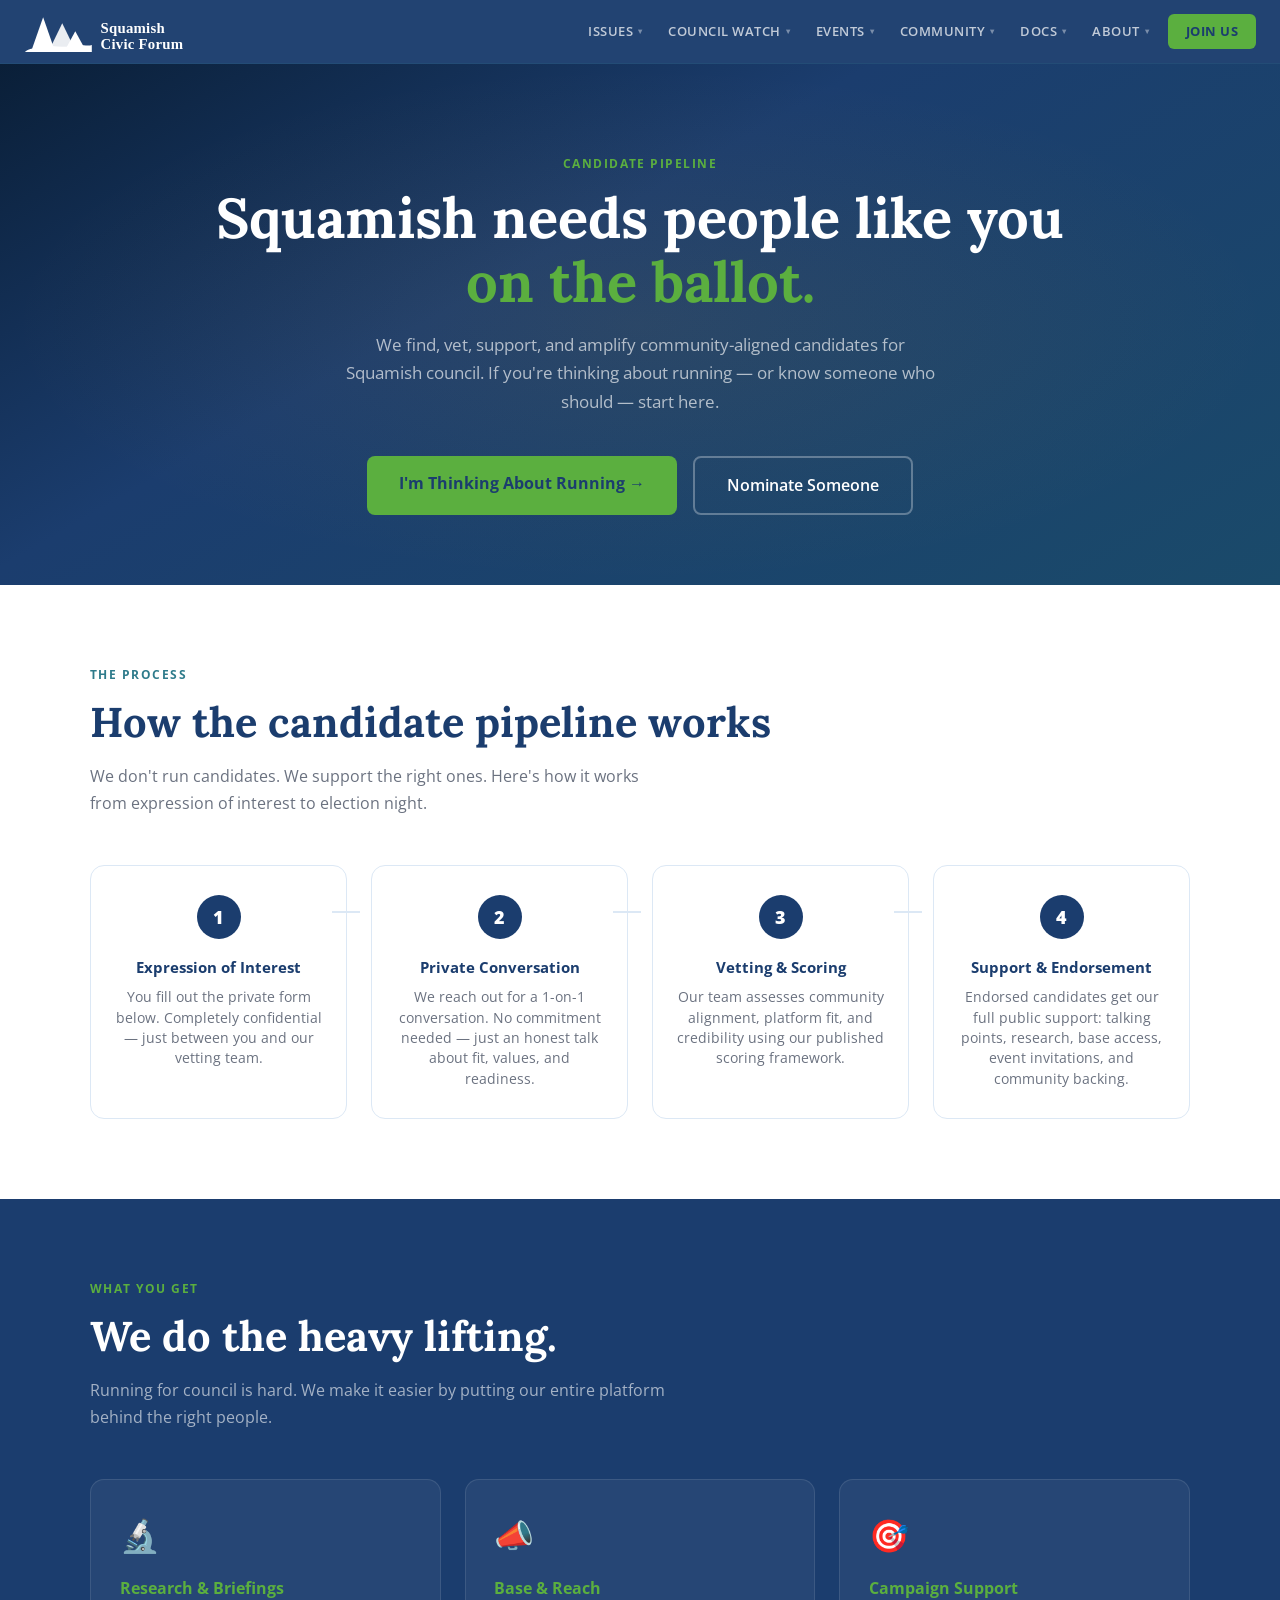
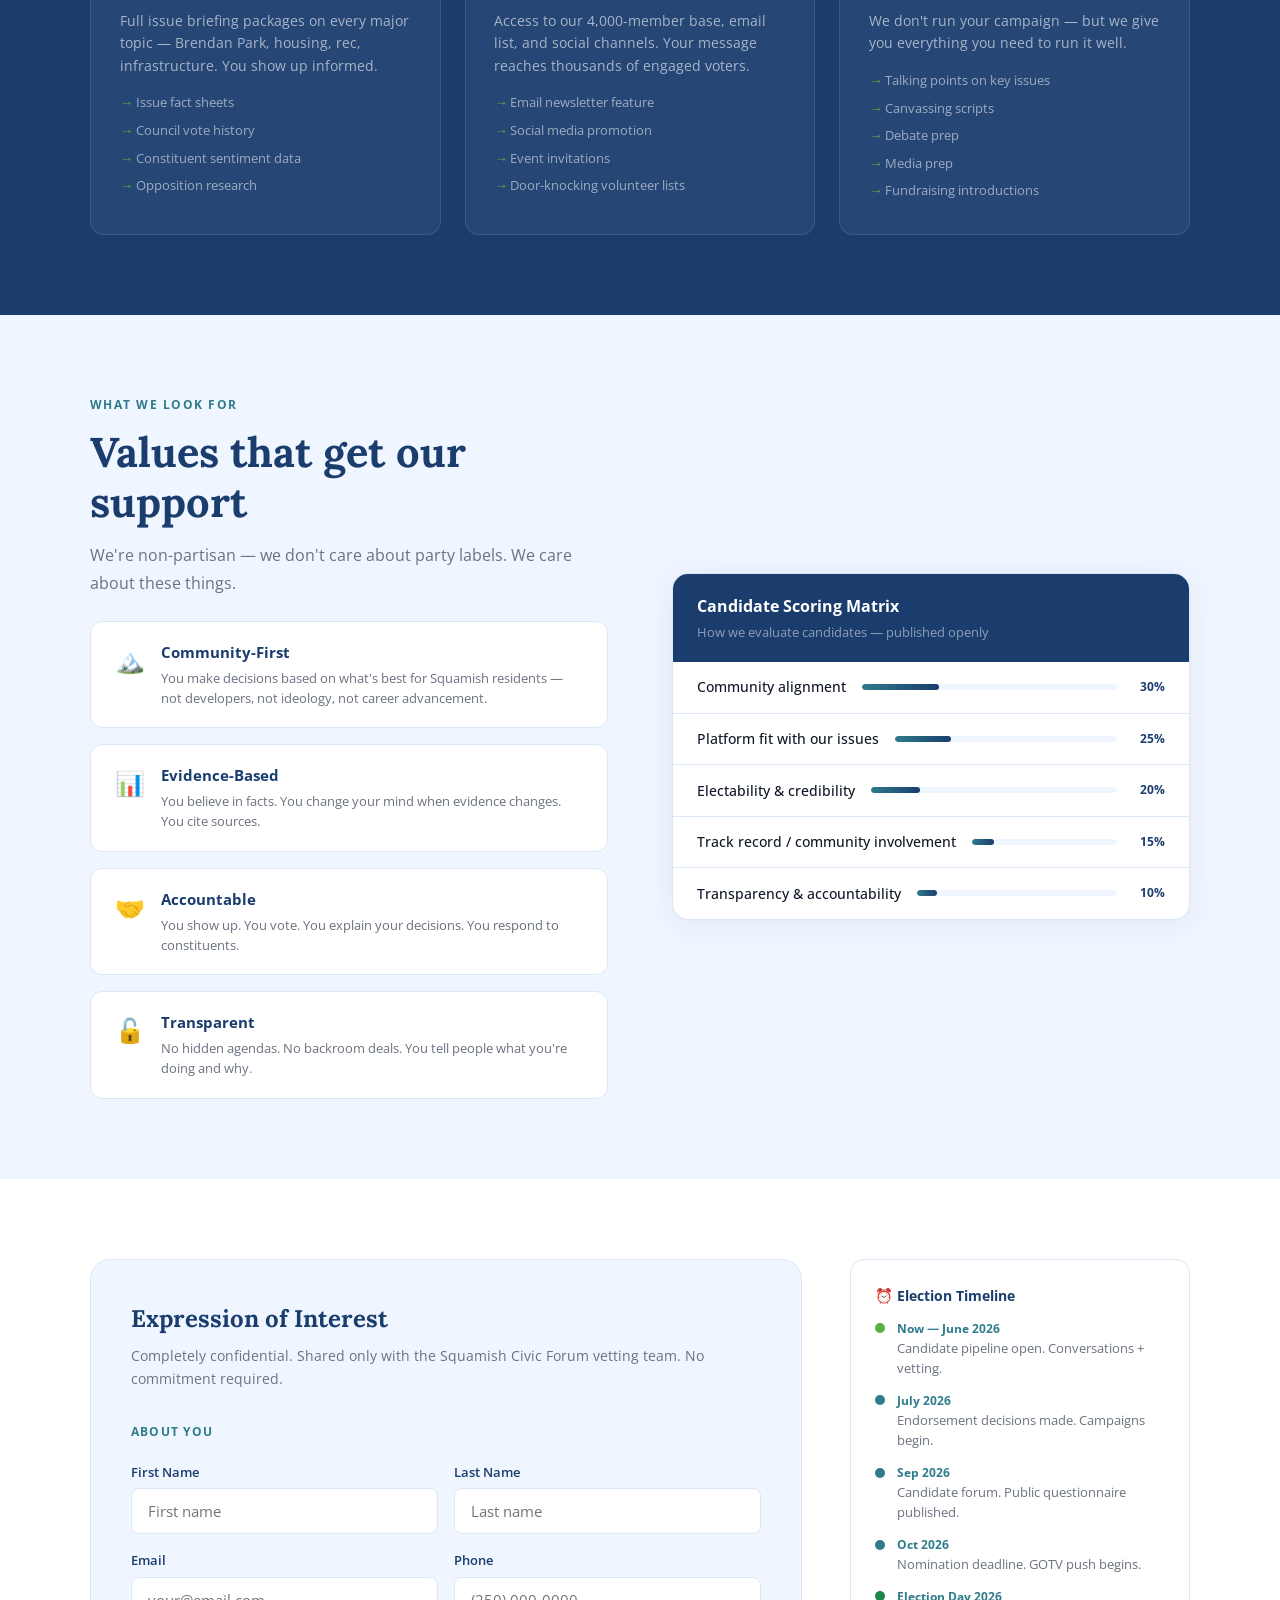
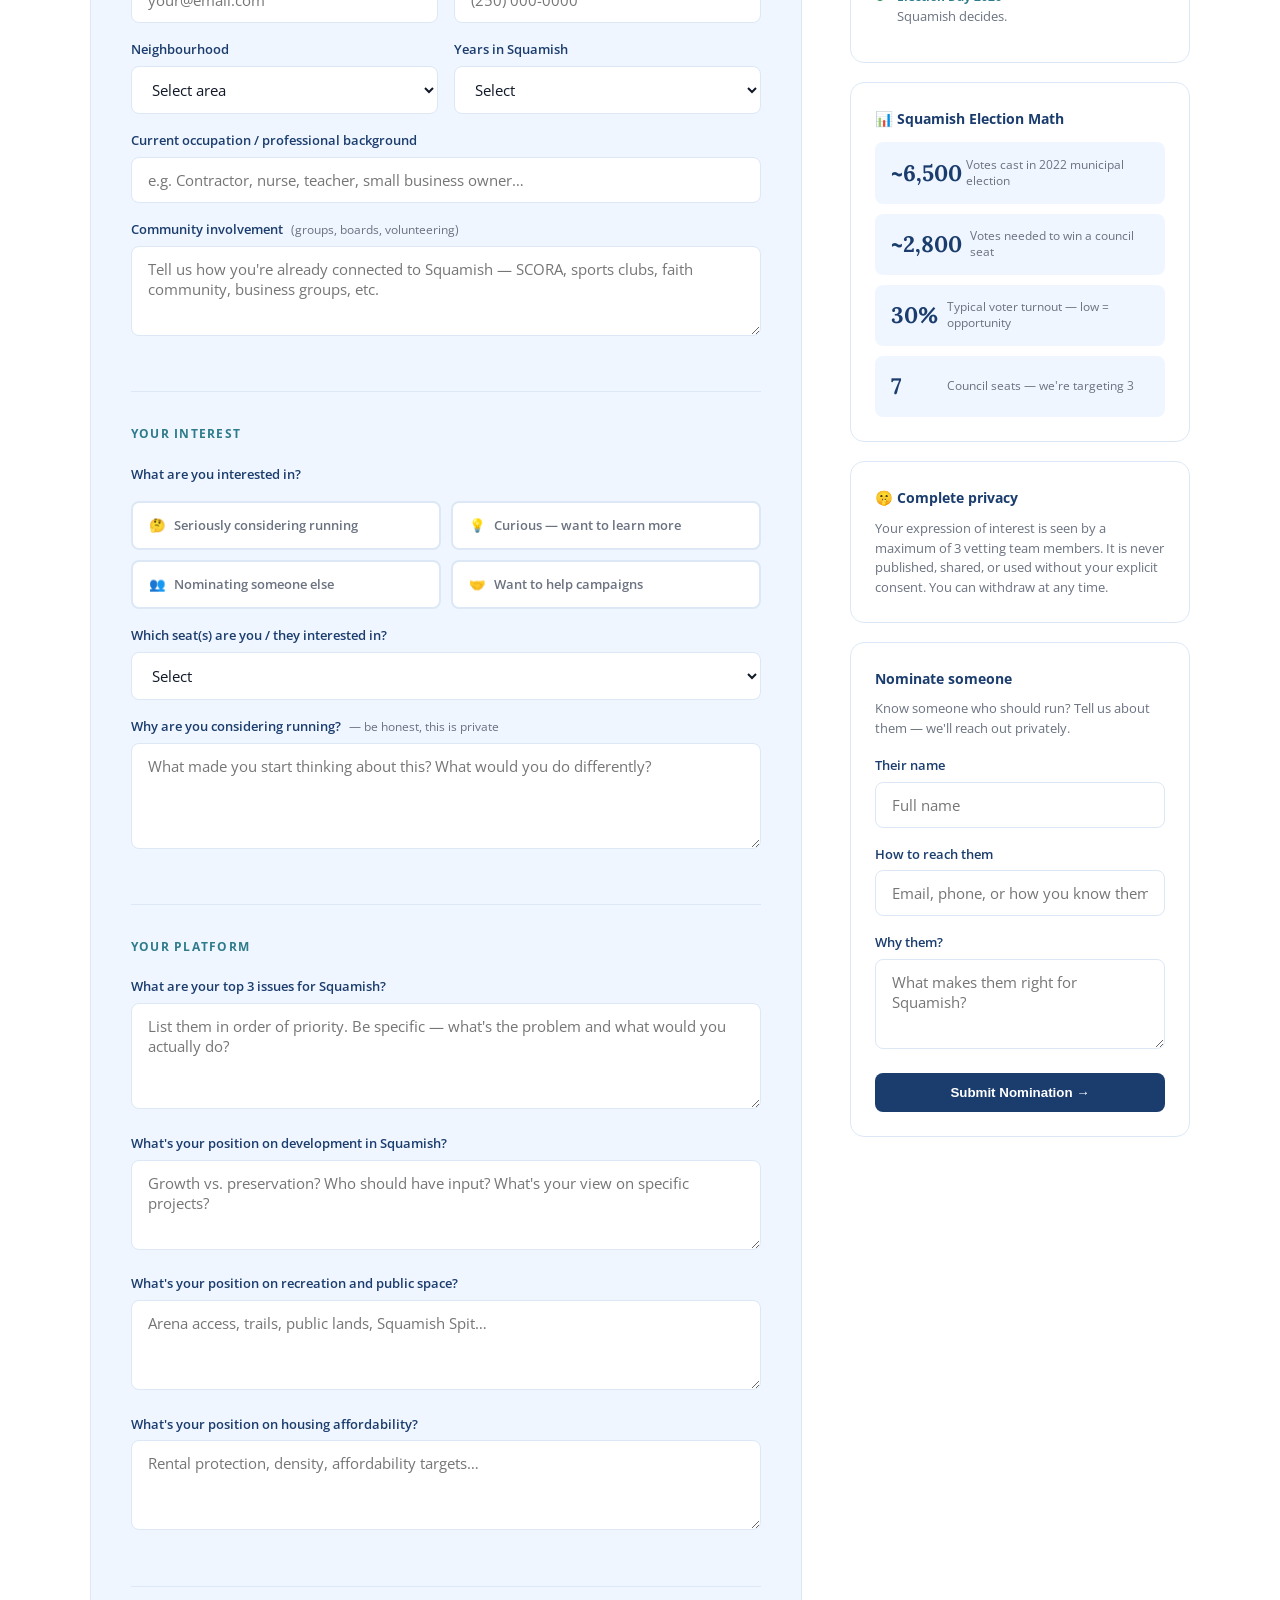
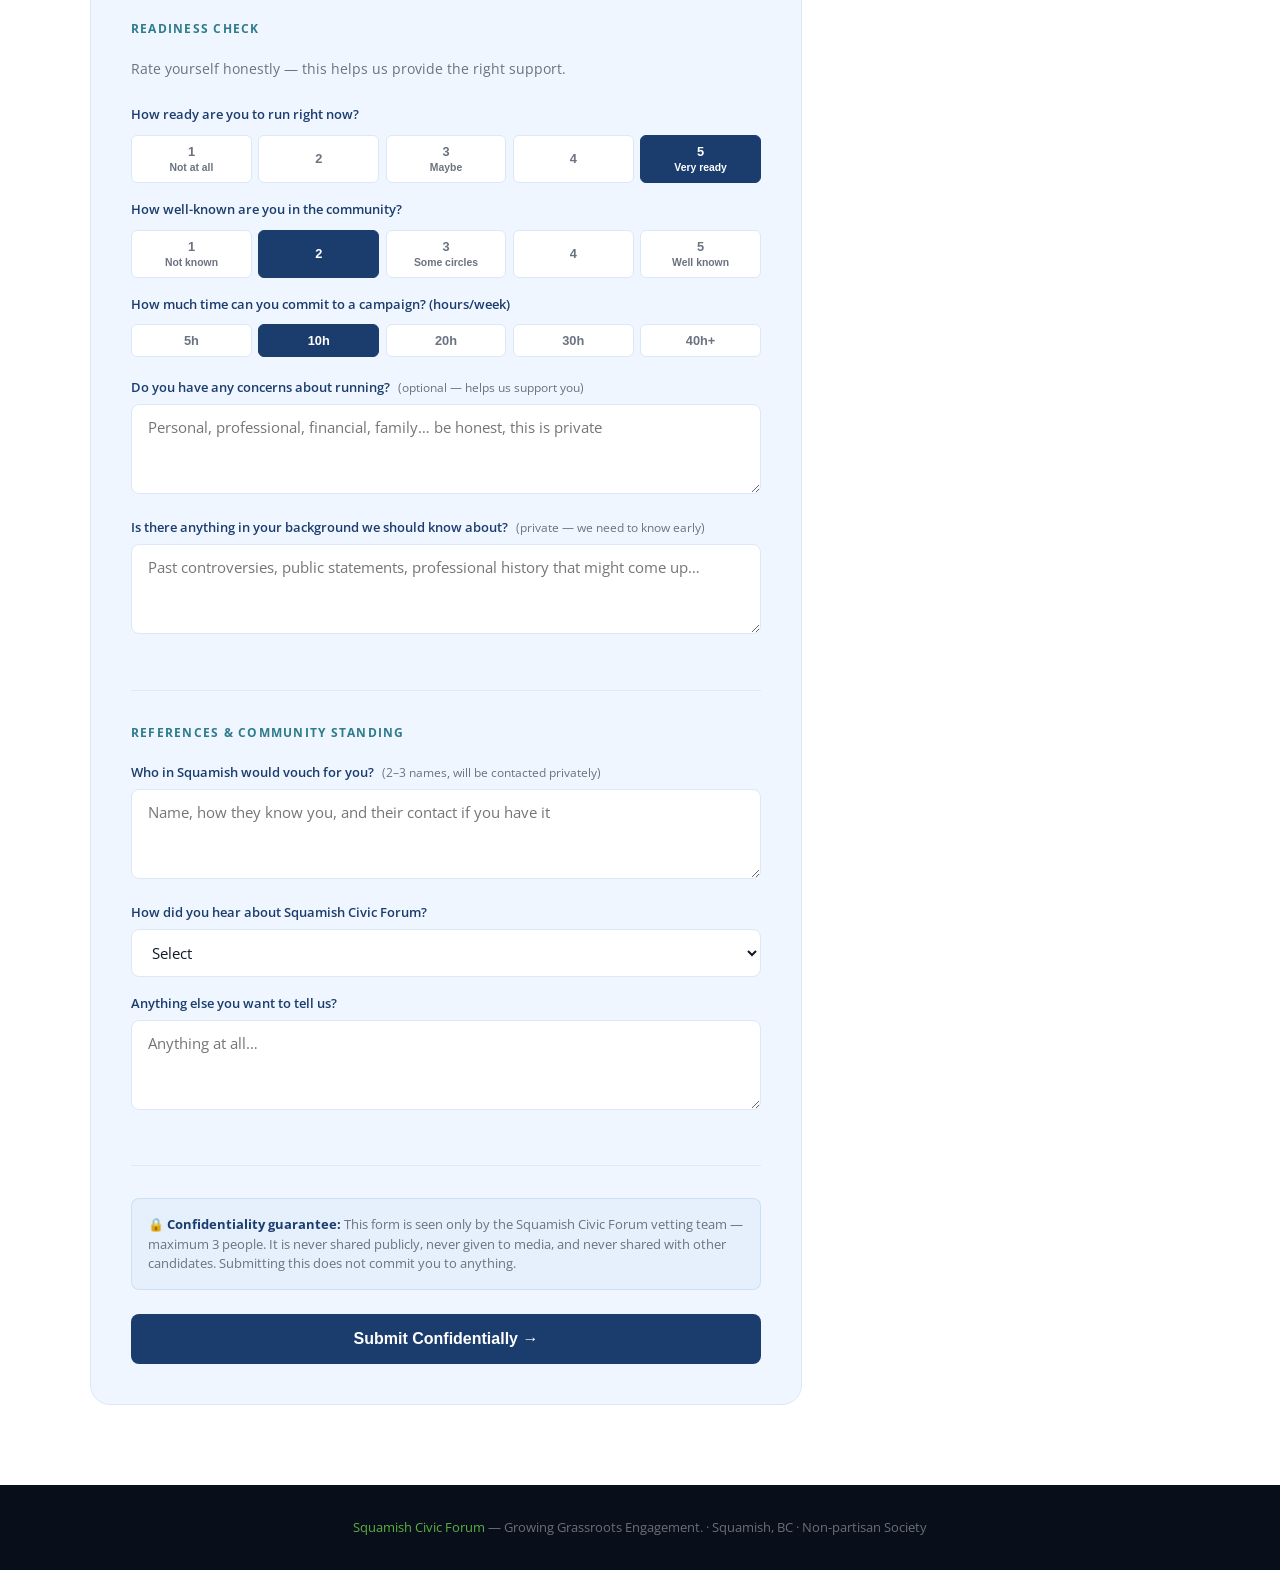
<file: candidate.html>
<!DOCTYPE html>
<html lang="en">
<head>
  <meta charset="UTF-8" />
  <meta name="viewport" content="width=device-width, initial-scale=1.0" />
  <title>Run for Council — Squamish Civic Forum</title>
  <meta name="description" content="Thinking about running for Squamish council? Squamish Civic Forum vets, supports, and amplifies community-aligned candidates." />
  <link rel="preconnect" href="https://fonts.googleapis.com" />
  <link href="https://fonts.googleapis.com/css2?family=Lora:wght@600;700&family=Open+Sans:wght@300;400;600;700;800&display=swap" rel="stylesheet" />
  <style>
    *, *::before, *::after { box-sizing: border-box; margin: 0; padding: 0; }
    :root {
      --navy: #1B3D6E; --blue: #244E8A; --sky: #2E7B8B; --gold: #5BAF3F;
      --green: #1e8449; --light: #f0f6ff; --white: #ffffff;
      --grey: #6b7280; --dark: #111827; --border: #dce8f5; --purple: #6c3483;
    }
    html { scroll-behavior: smooth; }
    body { font-family: 'Open Sans', sans-serif; color: var(--dark); background: var(--light); line-height: 1.6; }
    .nav-logo span { color: var(--gold); }
    /* HERO */
    .page-hero {
      background: linear-gradient(150deg, #0a1f38 0%, var(--navy) 40%, #1a4a6a 100%);
      padding: 90px 2rem 70px; text-align: center; position: relative; overflow: hidden;
    }
    .page-hero::before {
      content: ''; position: absolute; inset: 0;
      background: radial-gradient(ellipse at center, rgba(232,160,32,0.08) 0%, transparent 70%);
    }
    .page-hero .label { font-size: 0.78rem; font-weight: 700; letter-spacing: 0.12em; text-transform: uppercase; color: var(--gold); margin-bottom: 0.75rem; display: block; position: relative; z-index: 1; }
    .page-hero h1 { font-family: 'Lora', serif; font-size: clamp(2.2rem, 5vw, 3.5rem); color: white; margin-bottom: 1rem; line-height: 1.15; position: relative; z-index: 1; }
    .page-hero h1 span { color: var(--gold); }
    .page-hero p { color: rgba(255,255,255,0.65); font-size: 1.05rem; max-width: 600px; margin: 0 auto 2.5rem; line-height: 1.7; position: relative; z-index: 1; }
    .hero-btns { display: flex; gap: 1rem; justify-content: center; flex-wrap: wrap; position: relative; z-index: 1; }
    .btn-gold { background: var(--gold); color: var(--navy); text-decoration: none; padding: 0.9rem 2rem; border-radius: 8px; font-weight: 700; font-size: 1rem; transition: all 0.2s; display: inline-block; border: none; cursor: pointer; }
    .btn-gold:hover { background: #f0b030; transform: translateY(-1px); box-shadow: 0 4px 20px rgba(232,160,32,0.4); }
    .btn-outline { border: 2px solid rgba(255,255,255,0.3); color: white; text-decoration: none; padding: 0.9rem 2rem; border-radius: 8px; font-weight: 600; font-size: 1rem; transition: all 0.2s; display: inline-block; }
    .btn-outline:hover { border-color: white; background: rgba(255,255,255,0.08); }

    /* HOW IT WORKS */
    .section { padding: 80px 2rem; }
    .container { max-width: 1100px; margin: 0 auto; }
    .section-label { font-size: 0.78rem; font-weight: 700; letter-spacing: 0.12em; text-transform: uppercase; color: var(--sky); margin-bottom: 0.75rem; display: block; }
    .section-title { font-family: 'Lora', serif; font-size: clamp(1.8rem, 3.5vw, 2.6rem); color: var(--navy); line-height: 1.2; margin-bottom: 1rem; }
    .section-sub { font-size: 1rem; color: var(--grey); max-width: 580px; line-height: 1.7; }

    .steps-grid { display: grid; grid-template-columns: repeat(4, 1fr); gap: 1.5rem; margin-top: 3rem; }
    .step-card {
      background: var(--white); border: 1px solid var(--border); border-radius: 14px;
      padding: 1.8rem 1.5rem; position: relative; text-align: center;
    }
    .step-num {
      width: 44px; height: 44px; border-radius: 50%;
      background: var(--navy); color: white;
      font-size: 1.1rem; font-weight: 800;
      display: flex; align-items: center; justify-content: center;
      margin: 0 auto 1rem;
    }
    .step-card h3 { font-size: 0.95rem; font-weight: 700; color: var(--navy); margin-bottom: 0.5rem; }
    .step-card p { font-size: 0.85rem; color: var(--grey); line-height: 1.5; }
    .step-connector {
      position: absolute; top: 2.8rem; right: -0.9rem;
      width: 1.8rem; height: 2px; background: var(--border); z-index: 1;
    }
    .step-card:last-child .step-connector { display: none; }

    /* WHAT WE OFFER */
    .offer-section { background: var(--navy); }
    .offer-section .section-label { color: var(--gold); }
    .offer-section .section-title { color: white; }
    .offer-grid { display: grid; grid-template-columns: repeat(3, 1fr); gap: 1.5rem; margin-top: 3rem; }
    .offer-card {
      background: rgba(255,255,255,0.05); border: 1px solid rgba(255,255,255,0.1);
      border-radius: 14px; padding: 1.8rem;
    }
    .offer-icon { font-size: 2rem; margin-bottom: 1rem; display: block; }
    .offer-card h3 { color: var(--gold); font-size: 1rem; font-weight: 700; margin-bottom: 0.5rem; }
    .offer-card p { color: rgba(255,255,255,0.6); font-size: 0.88rem; line-height: 1.6; }
    .offer-list { list-style: none; margin-top: 0.75rem; }
    .offer-list li { font-size: 0.83rem; color: rgba(255,255,255,0.55); padding: 0.2rem 0; padding-left: 1rem; position: relative; }
    .offer-list li::before { content: '→'; position: absolute; left: 0; color: var(--gold); }

    /* VALUES */
    .values-section { background: var(--light); }
    .values-grid { display: grid; grid-template-columns: 1fr 1fr; gap: 4rem; align-items: center; }
    .value-list { display: flex; flex-direction: column; gap: 1rem; margin-top: 1.5rem; }
    .value-row {
      display: flex; gap: 1rem; align-items: flex-start;
      background: var(--white); padding: 1.2rem 1.5rem; border-radius: 12px;
      border: 1px solid var(--border);
    }
    .value-icon { font-size: 1.5rem; flex-shrink: 0; }
    .value-row h4 { font-size: 0.92rem; font-weight: 700; color: var(--navy); margin-bottom: 0.2rem; }
    .value-row p { font-size: 0.84rem; color: var(--grey); line-height: 1.5; }
    .scoring-card {
      background: var(--white); border: 1px solid var(--border); border-radius: 16px; overflow: hidden;
      box-shadow: 0 4px 30px rgba(15,42,74,0.07);
    }
    .scoring-header { background: var(--navy); padding: 1.2rem 1.5rem; }
    .scoring-header h3 { color: white; font-size: 1rem; font-weight: 700; }
    .scoring-header p { color: rgba(255,255,255,0.5); font-size: 0.8rem; margin-top: 0.2rem; }
    .scoring-row { padding: 0.9rem 1.5rem; border-bottom: 1px solid var(--border); display: flex; align-items: center; justify-content: space-between; }
    .scoring-row:last-child { border-bottom: none; }
    .scoring-label { font-size: 0.85rem; color: var(--dark); font-weight: 500; }
    .scoring-bar-wrap { flex: 1; margin: 0 1rem; height: 6px; background: var(--light); border-radius: 100px; overflow: hidden; }
    .scoring-bar { height: 100%; border-radius: 100px; background: linear-gradient(90deg, var(--sky), var(--navy)); }
    .scoring-pct { font-size: 0.78rem; font-weight: 700; color: var(--navy); min-width: 32px; text-align: right; }

    /* THE FORM */
    .form-section-wrap { background: var(--white); }
    .form-layout { display: grid; grid-template-columns: 1fr 340px; gap: 3rem; align-items: start; }

    .candidate-form { background: var(--light); border: 1px solid var(--border); border-radius: 20px; padding: 2.5rem; }
    .candidate-form h2 { font-family: 'Lora', serif; font-size: 1.5rem; color: var(--navy); margin-bottom: 0.4rem; }
    .candidate-form > p { color: var(--grey); font-size: 0.9rem; margin-bottom: 2rem; }

    .form-block { margin-bottom: 2rem; padding-bottom: 2rem; border-bottom: 1px solid var(--border); }
    .form-block:last-of-type { border-bottom: none; }
    .form-block-title { font-size: 0.78rem; font-weight: 700; letter-spacing: 0.1em; text-transform: uppercase; color: var(--sky); margin-bottom: 1.2rem; }

    .field { margin-bottom: 1rem; }
    .field label { display: block; font-size: 0.83rem; font-weight: 600; color: var(--navy); margin-bottom: 0.35rem; }
    .field .hint { font-size: 0.75rem; color: var(--grey); font-weight: 400; margin-left: 0.3rem; }
    .field input, .field select, .field textarea {
      width: 100%; padding: 0.75rem 1rem;
      border: 1.5px solid var(--border); border-radius: 8px;
      font-size: 0.93rem; font-family: 'Open Sans', sans-serif;
      color: var(--dark); background: var(--white); outline: none;
      transition: border-color 0.2s, box-shadow 0.2s;
    }
    .field input:focus, .field select:focus, .field textarea:focus {
      border-color: var(--sky); box-shadow: 0 0 0 3px rgba(46,134,193,0.1);
    }
    .field textarea { resize: vertical; min-height: 90px; }
    .field-row { display: grid; grid-template-columns: 1fr 1fr; gap: 1rem; }

    .interest-grid { display: grid; grid-template-columns: 1fr 1fr; gap: 0.6rem; margin-bottom: 1rem; }
    .int-opt { display: none; }
    .int-label {
      padding: 0.75rem 1rem; border: 2px solid var(--border); border-radius: 8px;
      cursor: pointer; font-size: 0.83rem; font-weight: 600; color: var(--grey);
      display: flex; align-items: center; gap: 0.5rem; transition: all 0.2s;
      background: var(--white);
    }
    .int-opt:checked + .int-label { border-color: var(--sky); background: rgba(46,134,193,0.07); color: var(--navy); }

    .scale-group { margin-bottom: 1rem; }
    .scale-group label { display: block; font-size: 0.83rem; font-weight: 600; color: var(--navy); margin-bottom: 0.6rem; }
    .scale-opts { display: flex; gap: 0.4rem; }
    .scale-btn {
      flex: 1; padding: 0.5rem 0; border: 1.5px solid var(--border); border-radius: 6px;
      background: var(--white); font-size: 0.8rem; font-weight: 600; color: var(--grey);
      cursor: pointer; transition: all 0.2s; text-align: center;
    }
    .scale-btn:hover { border-color: var(--sky); }
    .scale-btn.sel { background: var(--navy); border-color: var(--navy); color: white; }

    .privacy-box {
      padding: 1rem; background: rgba(46,134,193,0.05); border: 1px solid rgba(46,134,193,0.15);
      border-radius: 8px; font-size: 0.8rem; color: var(--grey); line-height: 1.5; margin-bottom: 1.5rem;
    }
    .privacy-box strong { color: var(--navy); }

    .submit-btn {
      width: 100%; background: var(--navy); color: white; border: none;
      padding: 1rem; border-radius: 8px; font-size: 1rem; font-weight: 700;
      cursor: pointer; transition: all 0.2s;
    }
    .submit-btn:hover { background: var(--blue); transform: translateY(-1px); }

    /* SIDEBAR */
    .candidate-sidebar { position: sticky; top: 80px; }
    .sidebar-card { background: var(--white); border: 1px solid var(--border); border-radius: 14px; padding: 1.5rem; margin-bottom: 1.2rem; }
    .sidebar-card h4 { font-size: 0.9rem; font-weight: 700; color: var(--navy); margin-bottom: 0.6rem; }
    .sidebar-card p { font-size: 0.82rem; color: var(--grey); line-height: 1.5; }
    .timeline-item { display: flex; gap: 0.75rem; margin-bottom: 0.75rem; }
    .timeline-dot { width: 10px; height: 10px; border-radius: 50%; background: var(--sky); flex-shrink: 0; margin-top: 0.3rem; }
    .timeline-item .tdate { font-size: 0.75rem; font-weight: 700; color: var(--sky); }
    .timeline-item .tdesc { font-size: 0.8rem; color: var(--grey); }
    .stat-cards { display: flex; flex-direction: column; gap: 0.6rem; }
    .stat-card { padding: 0.8rem 1rem; background: var(--light); border-radius: 8px; display: flex; align-items: center; gap: 0.75rem; }
    .stat-card .sn { font-size: 1.4rem; font-weight: 800; color: var(--navy); min-width: 44px; font-family: 'Lora', serif; }
    .stat-card .sd { font-size: 0.78rem; color: var(--grey); line-height: 1.3; }

    /* SUCCESS */
    .success-overlay { display: none; position: fixed; inset: 0; background: rgba(15,42,74,0.85); z-index: 999; align-items: center; justify-content: center; }
    .success-overlay.active { display: flex; }
    .success-modal { background: white; border-radius: 20px; padding: 3rem; text-align: center; max-width: 460px; margin: 1rem; box-shadow: 0 20px 60px rgba(0,0,0,0.3); }
    .success-modal .icon { font-size: 3.5rem; display: block; margin-bottom: 1rem; }
    .success-modal h2 { font-family: 'Lora', serif; font-size: 1.8rem; color: var(--navy); margin-bottom: 0.75rem; }
    .success-modal p { color: var(--grey); line-height: 1.7; margin-bottom: 1.5rem; }
    .success-modal a { background: var(--gold); color: var(--navy); text-decoration: none; padding: 0.8rem 2rem; border-radius: 8px; font-weight: 700; display: inline-block; }

    footer { background: #080f1a; color: rgba(255,255,255,0.4); padding: 2rem; text-align: center; font-size: 0.82rem; }
    footer a { color: var(--gold); text-decoration: none; }

    @media (max-width: 900px) {
      .form-layout { grid-template-columns: 1fr; }
      .candidate-sidebar { position: static; }
      .steps-grid { grid-template-columns: 1fr 1fr; }
      .offer-grid { grid-template-columns: 1fr 1fr; }
      .values-grid { grid-template-columns: 1fr; }
    }
    @media (max-width: 600px) {
      .steps-grid, .offer-grid { grid-template-columns: 1fr; }
      .interest-grid { grid-template-columns: 1fr; }
      .field-row { grid-template-columns: 1fr; }
      .nav-links li:not(:last-child) { display: none; }
      .step-connector { display: none; }
    }
  </style>
</head>
<body>

<nav id="mainNav"></nav>

<!-- HERO -->
<div class="page-hero">
  <span class="label">Candidate Pipeline</span>
  <h1>Squamish needs people like you<br><span>on the ballot.</span></h1>
  <p>We find, vet, support, and amplify community-aligned candidates for Squamish council. If you're thinking about running — or know someone who should — start here.</p>
  <div class="hero-btns">
    <a href="#apply" class="btn-gold">I'm Thinking About Running →</a>
    <a href="#nominate" class="btn-outline">Nominate Someone</a>
  </div>
</div>

<!-- HOW IT WORKS -->
<section class="section" style="background: var(--white);">
  <div class="container">
    <span class="section-label">The Process</span>
    <h2 class="section-title">How the candidate pipeline works</h2>
    <p class="section-sub">We don't run candidates. We support the right ones. Here's how it works from expression of interest to election night.</p>
    <div class="steps-grid">
      <div class="step-card">
        <div class="step-connector"></div>
        <div class="step-num">1</div>
        <h3>Expression of Interest</h3>
        <p>You fill out the private form below. Completely confidential — just between you and our vetting team.</p>
      </div>
      <div class="step-card">
        <div class="step-connector"></div>
        <div class="step-num">2</div>
        <h3>Private Conversation</h3>
        <p>We reach out for a 1-on-1 conversation. No commitment needed — just an honest talk about fit, values, and readiness.</p>
      </div>
      <div class="step-card">
        <div class="step-connector"></div>
        <div class="step-num">3</div>
        <h3>Vetting & Scoring</h3>
        <p>Our team assesses community alignment, platform fit, and credibility using our published scoring framework.</p>
      </div>
      <div class="step-card">
        <div class="step-num">4</div>
        <h3>Support & Endorsement</h3>
        <p>Endorsed candidates get our full public support: talking points, research, base access, event invitations, and community backing.</p>
      </div>
    </div>
  </div>
</section>

<!-- WHAT WE OFFER -->
<section class="section offer-section">
  <div class="container">
    <span class="section-label">What You Get</span>
    <h2 class="section-title">We do the heavy lifting.</h2>
    <p class="section-sub" style="color:rgba(255,255,255,0.6)">Running for council is hard. We make it easier by putting our entire platform behind the right people.</p>
    <div class="offer-grid">
      <div class="offer-card">
        <span class="offer-icon">🔬</span>
        <h3>Research & Briefings</h3>
        <p>Full issue briefing packages on every major topic — Brendan Park, housing, rec, infrastructure. You show up informed.</p>
        <ul class="offer-list">
          <li>Issue fact sheets</li>
          <li>Council vote history</li>
          <li>Constituent sentiment data</li>
          <li>Opposition research</li>
        </ul>
      </div>
      <div class="offer-card">
        <span class="offer-icon">📣</span>
        <h3>Base & Reach</h3>
        <p>Access to our 4,000-member base, email list, and social channels. Your message reaches thousands of engaged voters.</p>
        <ul class="offer-list">
          <li>Email newsletter feature</li>
          <li>Social media promotion</li>
          <li>Event invitations</li>
          <li>Door-knocking volunteer lists</li>
        </ul>
      </div>
      <div class="offer-card">
        <span class="offer-icon">🎯</span>
        <h3>Campaign Support</h3>
        <p>We don't run your campaign — but we give you everything you need to run it well.</p>
        <ul class="offer-list">
          <li>Talking points on key issues</li>
          <li>Canvassing scripts</li>
          <li>Debate prep</li>
          <li>Media prep</li>
          <li>Fundraising introductions</li>
        </ul>
      </div>
    </div>
  </div>
</section>

<!-- VALUES & SCORING -->
<section class="section values-section">
  <div class="container">
    <div class="values-grid">
      <div>
        <span class="section-label">What We Look For</span>
        <h2 class="section-title">Values that get our support</h2>
        <p class="section-sub">We're non-partisan — we don't care about party labels. We care about these things.</p>
        <div class="value-list">
          <div class="value-row">
            <span class="value-icon">🏔️</span>
            <div>
              <h4>Community-First</h4>
              <p>You make decisions based on what's best for Squamish residents — not developers, not ideology, not career advancement.</p>
            </div>
          </div>
          <div class="value-row">
            <span class="value-icon">📊</span>
            <div>
              <h4>Evidence-Based</h4>
              <p>You believe in facts. You change your mind when evidence changes. You cite sources.</p>
            </div>
          </div>
          <div class="value-row">
            <span class="value-icon">🤝</span>
            <div>
              <h4>Accountable</h4>
              <p>You show up. You vote. You explain your decisions. You respond to constituents.</p>
            </div>
          </div>
          <div class="value-row">
            <span class="value-icon">🔓</span>
            <div>
              <h4>Transparent</h4>
              <p>No hidden agendas. No backroom deals. You tell people what you're doing and why.</p>
            </div>
          </div>
        </div>
      </div>
      <div>
        <div class="scoring-card">
          <div class="scoring-header">
            <h3>Candidate Scoring Matrix</h3>
            <p>How we evaluate candidates — published openly</p>
          </div>
          <div class="scoring-row">
            <span class="scoring-label">Community alignment</span>
            <div class="scoring-bar-wrap"><div class="scoring-bar" style="width:30%"></div></div>
            <span class="scoring-pct">30%</span>
          </div>
          <div class="scoring-row">
            <span class="scoring-label">Platform fit with our issues</span>
            <div class="scoring-bar-wrap"><div class="scoring-bar" style="width:25%"></div></div>
            <span class="scoring-pct">25%</span>
          </div>
          <div class="scoring-row">
            <span class="scoring-label">Electability & credibility</span>
            <div class="scoring-bar-wrap"><div class="scoring-bar" style="width:20%"></div></div>
            <span class="scoring-pct">20%</span>
          </div>
          <div class="scoring-row">
            <span class="scoring-label">Track record / community involvement</span>
            <div class="scoring-bar-wrap"><div class="scoring-bar" style="width:15%"></div></div>
            <span class="scoring-pct">15%</span>
          </div>
          <div class="scoring-row">
            <span class="scoring-label">Transparency & accountability</span>
            <div class="scoring-bar-wrap"><div class="scoring-bar" style="width:10%"></div></div>
            <span class="scoring-pct">10%</span>
          </div>
        </div>
      </div>
    </div>
  </div>
</section>

<!-- FORM -->
<section class="section form-section-wrap" id="apply">
  <div class="container">
    <div class="form-layout">
      <div>
        <div class="candidate-form">
          <h2>Expression of Interest</h2>
          <p>Completely confidential. Shared only with the Squamish Civic Forum vetting team. No commitment required.</p>

          <!-- SECTION 1: ABOUT YOU -->
          <div class="form-block">
            <div class="form-block-title">About You</div>
            <div class="field-row">
              <div class="field">
                <label>First Name</label>
                <input type="text" placeholder="First name" />
              </div>
              <div class="field">
                <label>Last Name</label>
                <input type="text" placeholder="Last name" />
              </div>
            </div>
            <div class="field-row">
              <div class="field">
                <label>Email</label>
                <input type="email" placeholder="your@email.com" />
              </div>
              <div class="field">
                <label>Phone</label>
                <input type="tel" placeholder="(250) 000-0000" />
              </div>
            </div>
            <div class="field-row">
              <div class="field">
                <label>Neighbourhood</label>
                <select>
                  <option value="">Select area</option>
                  <option>Downtown Squamish</option>
                  <option>Garibaldi Highlands</option>
                  <option>Brackendale</option>
                  <option>Valleycliffe</option>
                  <option>Dentville</option>
                  <option>Other</option>
                </select>
              </div>
              <div class="field">
                <label>Years in Squamish</label>
                <select>
                  <option value="">Select</option>
                  <option>1–3 years</option>
                  <option>3–10 years</option>
                  <option>10–20 years</option>
                  <option>20+ years</option>
                </select>
              </div>
            </div>
            <div class="field">
              <label>Current occupation / professional background</label>
              <input type="text" placeholder="e.g. Contractor, nurse, teacher, small business owner…" />
            </div>
            <div class="field">
              <label>Community involvement <span class="hint">(groups, boards, volunteering)</span></label>
              <textarea placeholder="Tell us how you're already connected to Squamish — SCORA, sports clubs, faith community, business groups, etc." rows="3"></textarea>
            </div>
          </div>

          <!-- SECTION 2: INTEREST LEVEL -->
          <div class="form-block">
            <div class="form-block-title">Your Interest</div>
            <div class="field">
              <label>What are you interested in?</label>
            </div>
            <div class="interest-grid">
              <input type="radio" name="interest" id="int1" class="int-opt" />
              <label class="int-label" for="int1"><span>🤔</span> Seriously considering running</label>
              <input type="radio" name="interest" id="int2" class="int-opt" />
              <label class="int-label" for="int2"><span>💡</span> Curious — want to learn more</label>
              <input type="radio" name="interest" id="int3" class="int-opt" />
              <label class="int-label" for="int3"><span>👥</span> Nominating someone else</label>
              <input type="radio" name="interest" id="int4" class="int-opt" />
              <label class="int-label" for="int4"><span>🤝</span> Want to help campaigns</label>
            </div>
            <div class="field">
              <label>Which seat(s) are you / they interested in?</label>
              <select>
                <option value="">Select</option>
                <option>Squamish District Councillor</option>
                <option>Mayor of Squamish</option>
                <option>School Trustee</option>
                <option>Not sure yet</option>
              </select>
            </div>
            <div class="field">
              <label>Why are you considering running? <span class="hint">— be honest, this is private</span></label>
              <textarea placeholder="What made you start thinking about this? What would you do differently?" rows="4"></textarea>
            </div>
          </div>

          <!-- SECTION 3: TOP ISSUES -->
          <div class="form-block">
            <div class="form-block-title">Your Platform</div>
            <div class="field">
              <label>What are your top 3 issues for Squamish?</label>
              <textarea placeholder="List them in order of priority. Be specific — what's the problem and what would you actually do?" rows="4"></textarea>
            </div>
            <div class="field">
              <label>What's your position on development in Squamish?</label>
              <textarea placeholder="Growth vs. preservation? Who should have input? What's your view on specific projects?" rows="3"></textarea>
            </div>
            <div class="field">
              <label>What's your position on recreation and public space?</label>
              <textarea placeholder="Arena access, trails, public lands, Squamish Spit…" rows="3"></textarea>
            </div>
            <div class="field">
              <label>What's your position on housing affordability?</label>
              <textarea placeholder="Rental protection, density, affordability targets…" rows="3"></textarea>
            </div>
          </div>

          <!-- SECTION 4: READINESS -->
          <div class="form-block">
            <div class="form-block-title">Readiness Check</div>
            <p style="font-size:0.85rem; color:var(--grey); margin-bottom:1.5rem;">Rate yourself honestly — this helps us provide the right support.</p>

            <div class="scale-group">
              <label>How ready are you to run right now?</label>
              <div class="scale-opts">
                <button class="scale-btn" onclick="selectScale(this, 'ready')">1<br><span style="font-size:0.65rem">Not at all</span></button>
                <button class="scale-btn" onclick="selectScale(this, 'ready')">2</button>
                <button class="scale-btn" onclick="selectScale(this, 'ready')">3<br><span style="font-size:0.65rem">Maybe</span></button>
                <button class="scale-btn" onclick="selectScale(this, 'ready')">4</button>
                <button class="scale-btn sel" onclick="selectScale(this, 'ready')">5<br><span style="font-size:0.65rem">Very ready</span></button>
              </div>
            </div>

            <div class="scale-group">
              <label>How well-known are you in the community?</label>
              <div class="scale-opts">
                <button class="scale-btn" onclick="selectScale(this, 'known')">1<br><span style="font-size:0.65rem">Not known</span></button>
                <button class="scale-btn sel" onclick="selectScale(this, 'known')">2</button>
                <button class="scale-btn" onclick="selectScale(this, 'known')">3<br><span style="font-size:0.65rem">Some circles</span></button>
                <button class="scale-btn" onclick="selectScale(this, 'known')">4</button>
                <button class="scale-btn" onclick="selectScale(this, 'known')">5<br><span style="font-size:0.65rem">Well known</span></button>
              </div>
            </div>

            <div class="scale-group">
              <label>How much time can you commit to a campaign? (hours/week)</label>
              <div class="scale-opts">
                <button class="scale-btn" onclick="selectScale(this, 'time')">5h</button>
                <button class="scale-btn sel" onclick="selectScale(this, 'time')">10h</button>
                <button class="scale-btn" onclick="selectScale(this, 'time')">20h</button>
                <button class="scale-btn" onclick="selectScale(this, 'time')">30h</button>
                <button class="scale-btn" onclick="selectScale(this, 'time')">40h+</button>
              </div>
            </div>

            <div class="field" style="margin-top:1.2rem;">
              <label>Do you have any concerns about running? <span class="hint">(optional — helps us support you)</span></label>
              <textarea placeholder="Personal, professional, financial, family… be honest, this is private" rows="3"></textarea>
            </div>
            <div class="field">
              <label>Is there anything in your background we should know about? <span class="hint">(private — we need to know early)</span></label>
              <textarea placeholder="Past controversies, public statements, professional history that might come up…" rows="3"></textarea>
            </div>
          </div>

          <!-- SECTION 5: ENDORSEMENT -->
          <div class="form-block">
            <div class="form-block-title">References & Community Standing</div>
            <div class="field">
              <label>Who in Squamish would vouch for you? <span class="hint">(2–3 names, will be contacted privately)</span></label>
              <textarea placeholder="Name, how they know you, and their contact if you have it" rows="3"></textarea>
            </div>
            <div class="field">
              <label>How did you hear about Squamish Civic Forum?</label>
              <select>
                <option value="">Select</option>
                <option>Friend or contact</option>
                <option>Facebook</option>
                <option>Community event</option>
                <option>My Sea to Sky</option>
                <option>Google</option>
                <option>Other</option>
              </select>
            </div>
            <div class="field">
              <label>Anything else you want to tell us?</label>
              <textarea placeholder="Anything at all…" rows="3"></textarea>
            </div>
          </div>

          <div class="privacy-box">
            🔒 <strong>Confidentiality guarantee:</strong> This form is seen only by the Squamish Civic Forum vetting team — maximum 3 people. It is never shared publicly, never given to media, and never shared with other candidates. Submitting this does not commit you to anything.
          </div>

          <button class="submit-btn" onclick="submitCandidate()">Submit Confidentially →</button>
        </div>
      </div>

      <!-- SIDEBAR -->
      <div class="candidate-sidebar">
        <div class="sidebar-card">
          <h4>⏰ Election Timeline</h4>
          <div style="margin-top:0.75rem;">
            <div class="timeline-item">
              <div class="timeline-dot" style="background:var(--gold)"></div>
              <div><div class="tdate">Now — June 2026</div><div class="tdesc">Candidate pipeline open. Conversations + vetting.</div></div>
            </div>
            <div class="timeline-item">
              <div class="timeline-dot"></div>
              <div><div class="tdate">July 2026</div><div class="tdesc">Endorsement decisions made. Campaigns begin.</div></div>
            </div>
            <div class="timeline-item">
              <div class="timeline-dot"></div>
              <div><div class="tdate">Sep 2026</div><div class="tdesc">Candidate forum. Public questionnaire published.</div></div>
            </div>
            <div class="timeline-item">
              <div class="timeline-dot"></div>
              <div><div class="tdate">Oct 2026</div><div class="tdesc">Nomination deadline. GOTV push begins.</div></div>
            </div>
            <div class="timeline-item">
              <div class="timeline-dot" style="background:var(--green)"></div>
              <div><div class="tdate">Election Day 2026</div><div class="tdesc">Squamish decides.</div></div>
            </div>
          </div>
        </div>

        <div class="sidebar-card">
          <h4>📊 Squamish Election Math</h4>
          <div class="stat-cards" style="margin-top:0.75rem;">
            <div class="stat-card"><span class="sn">~6,500</span><span class="sd">Votes cast in 2022 municipal election</span></div>
            <div class="stat-card"><span class="sn">~2,800</span><span class="sd">Votes needed to win a council seat</span></div>
            <div class="stat-card"><span class="sn">30%</span><span class="sd">Typical voter turnout — low = opportunity</span></div>
            <div class="stat-card"><span class="sn">7</span><span class="sd">Council seats — we're targeting 3</span></div>
          </div>
        </div>

        <div class="sidebar-card">
          <h4>🤫 Complete privacy</h4>
          <p>Your expression of interest is seen by a maximum of 3 vetting team members. It is never published, shared, or used without your explicit consent. You can withdraw at any time.</p>
        </div>

        <div class="sidebar-card" id="nominate">
          <h4>Nominate someone</h4>
          <p style="margin-bottom:1rem;">Know someone who should run? Tell us about them — we'll reach out privately.</p>
          <div class="field">
            <label>Their name</label>
            <input type="text" placeholder="Full name" />
          </div>
          <div class="field">
            <label>How to reach them</label>
            <input type="text" placeholder="Email, phone, or how you know them" />
          </div>
          <div class="field">
            <label>Why them?</label>
            <textarea rows="3" placeholder="What makes them right for Squamish?"></textarea>
          </div>
          <button style="width:100%; background:var(--navy); color:white; border:none; padding:0.75rem; border-radius:8px; font-weight:700; cursor:pointer; transition:all 0.2s;" onmouseover="this.style.background='#1a5276'" onmouseout="this.style.background='var(--navy)'" onclick="alert('Nomination submitted. Thank you — we will reach out to them privately.')">Submit Nomination →</button>
        </div>
      </div>
    </div>
  </div>
</section>

<!-- SUCCESS MODAL -->
<div class="success-overlay" id="successOverlay">
  <div class="success-modal">
    <span class="icon">🎯</span>
    <h2>We'll be in touch.</h2>
    <p>Your expression of interest has been received by the Squamish Civic Forum vetting team. We'll reach out for a private conversation within 5 business days. Remember — submitting this commits you to nothing.</p>
    <a href="index.html">Back to Squamish Civic Forum →</a>
  </div>
</div>

<footer>
  <a href="index.html">Squamish Civic Forum</a> — Growing Grassroots Engagement. · Squamish, BC · Non-partisan Society
</footer>

<script>
  function selectScale(btn, group) {
    btn.closest('.scale-opts').querySelectorAll('.scale-btn').forEach(b => b.classList.remove('sel'));
    btn.classList.add('sel');
  }

  function submitCandidate() {
    document.getElementById('successOverlay').classList.add('active');
    window.scrollTo({ top: 0, behavior: 'smooth' });
  }
</script>
<script src="nav.js"></script>
</body>
</html>
</file>
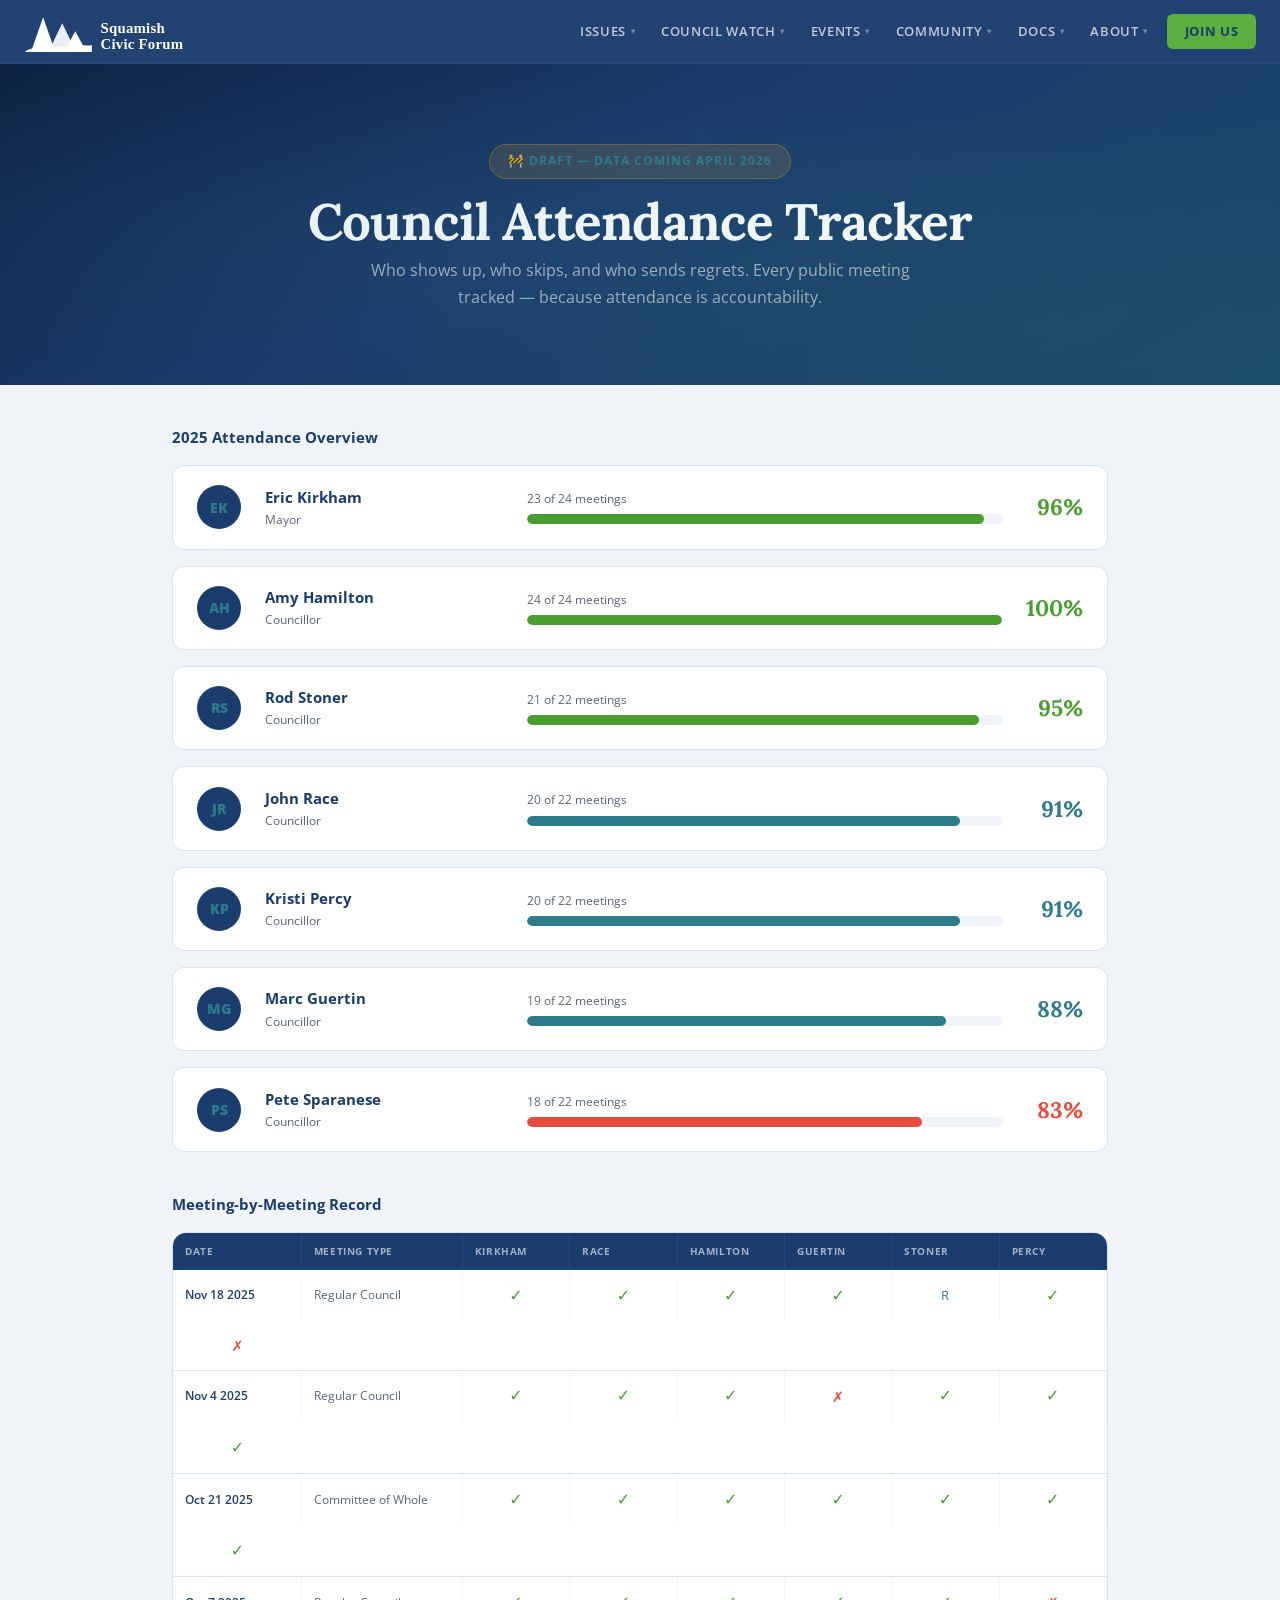
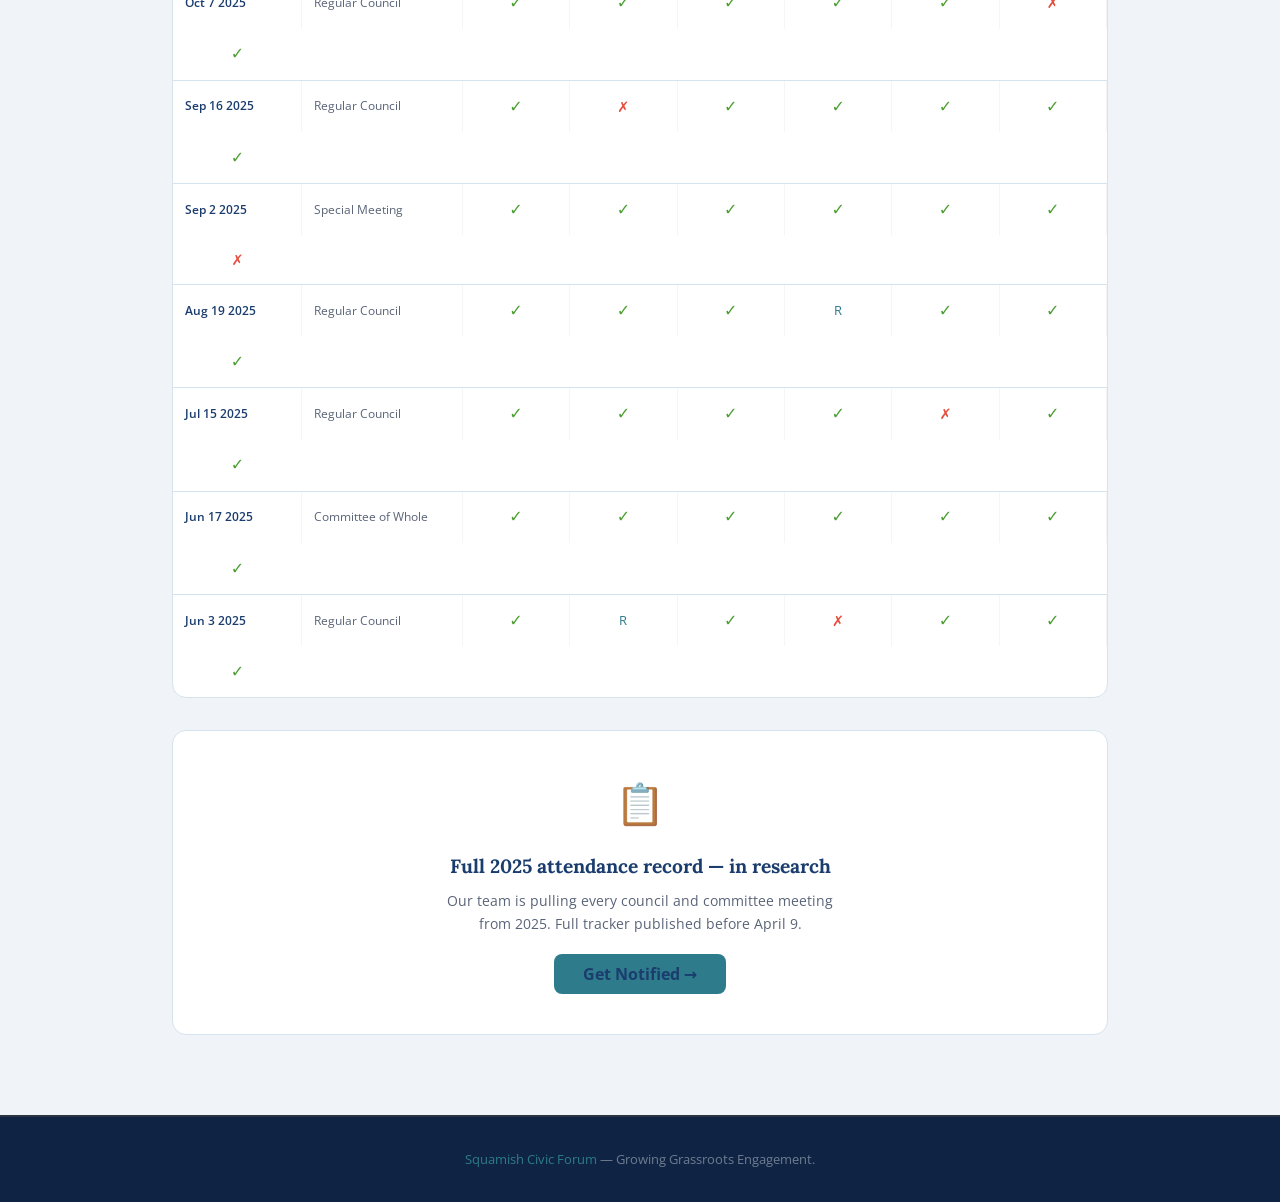
<file: council-attendance.html>
<!DOCTYPE html>
<html lang="en">
<head>
  <meta charset="UTF-8" />
  <meta name="viewport" content="width=device-width, initial-scale=1.0" />
  <title>Attendance Tracker — Squamish Civic Forum</title>
  <link rel="stylesheet" href="brand.css" />
  <style>
    body { background: #f0f4f8; }
    .page-hero { padding: 80px 2rem 50px; text-align: center; }
    .page-hero h1 { color: white; margin-bottom: 0.5rem; }
    .page-hero p { color: rgba(255,255,255,0.6); font-size: 1rem; max-width: 540px; margin: 0 auto 1.5rem; line-height: 1.7; }
    .draft-banner { display: inline-flex; align-items: center; gap: 0.5rem; background: rgba(232,160,32,0.15); border: 1px solid rgba(232,160,32,0.3); color: var(--teal); font-size: 0.78rem; font-weight: 700; letter-spacing: 0.08em; text-transform: uppercase; padding: 0.4rem 1.1rem; border-radius: 100px; }

    .main { max-width: 1000px; margin: 0 auto; padding: 2.5rem 2rem 5rem; }

    /* ATTENDANCE BARS */
    .att-grid { display: flex; flex-direction: column; gap: 1rem; margin-bottom: 2.5rem; }
    .att-row { background: white; border: 1px solid var(--border); border-radius: 12px; padding: 1.2rem 1.5rem; display: flex; align-items: center; gap: 1.5rem; transition: all 0.2s; }
    .att-row:hover { box-shadow: var(--shadow-sm); border-color: rgba(232,160,32,0.3); }
    .att-avatar { width: 44px; height: 44px; border-radius: 50%; background: var(--navy); display: flex; align-items: center; justify-content: center; font-size: 0.85rem; font-weight: 800; color: var(--teal); flex-shrink: 0; }
    .att-info { flex: 1; }
    .att-name { font-size: 0.92rem; font-weight: 700; color: var(--navy); }
    .att-title { font-size: 0.72rem; color: var(--grey); margin-top: 0.1rem; }
    .att-bar-wrap { flex: 2; }
    .att-bar-label { display: flex; justify-content: space-between; font-size: 0.72rem; color: var(--grey); margin-bottom: 0.35rem; }
    .att-bar { height: 10px; background: var(--light); border-radius: 100px; overflow: hidden; }
    .att-fill { height: 100%; border-radius: 100px; transition: width 1s ease; }
    .att-pct { font-family: var(--font-display); font-size: 1.4rem; font-weight: 900; min-width: 56px; text-align: right; flex-shrink: 0; }
    .att-detail { font-size: 0.72rem; color: var(--grey); text-align: right; flex-shrink: 0; min-width: 80px; }

    /* MEETING CALENDAR */
    .meeting-list { background: white; border: 1px solid var(--border); border-radius: 14px; overflow: hidden; }
    .ml-head { display: grid; grid-template-columns: 1.2fr 1.5fr 1fr 1fr 1fr 1fr 1fr 1fr; background: var(--navy); }
    .ml-head div { padding: 0.65rem 0.75rem; font-size: 0.62rem; font-weight: 700; color: rgba(255,255,255,0.6); letter-spacing: 0.06em; text-transform: uppercase; border-right: 1px solid rgba(255,255,255,0.06); }
    .ml-row { display: grid; grid-template-columns: 1.2fr 1.5fr 1fr 1fr 1fr 1fr 1fr 1fr; border-bottom: 1px solid var(--border); transition: background 0.12s; }
    .ml-row:last-child { border-bottom: none; }
    .ml-row:hover { background: var(--light); }
    .ml-cell { padding: 0.8rem 0.75rem; font-size: 0.8rem; color: var(--dark); border-right: 1px solid #f5f5f5; display: flex; align-items: center; justify-content: center; }
    .ml-cell.left { justify-content: flex-start; }
    .ml-cell:last-child { border-right: none; }
    .present { color: var(--green); font-size: 1rem; font-weight: 700; }
    .absent { color: #e74c3c; font-size: 0.9rem; font-weight: 700; }
    .regrets { color: var(--teal); font-size: 0.8rem; }

    .coming-card { background: white; border: 1px solid var(--border); border-radius: 14px; padding: 2.5rem; text-align: center; margin-top: 2rem; }
    .coming-card .icon { font-size: 2.5rem; margin-bottom: 1rem; display: block; }
    .coming-card h3 { font-family: var(--font-display); font-size: 1.2rem; color: var(--navy); margin-bottom: 0.5rem; }
    .coming-card p { font-size: 0.88rem; color: var(--grey); line-height: 1.6; max-width: 420px; margin: 0 auto; }

    footer { background: var(--navy-dark); color: rgba(255,255,255,0.4); padding: 2rem; text-align: center; font-size: 0.82rem; border-top: 2px solid rgba(232,160,32,0.12); }
    footer a { color: var(--teal); text-decoration: none; }
    @media (max-width: 700px) { .ml-head, .ml-row { grid-template-columns: 1.2fr 1.5fr 1fr 1fr; } .ml-head div:nth-child(n+5), .ml-cell:nth-child(n+5) { display: none; } .att-row { flex-wrap: wrap; } }
  </style>
</head>
<body>
<nav id="mainNav"></nav>

<div class="hero-bg page-hero">
  <span class="draft-banner">🚧 Draft — Data Coming April 2026</span>
  <h1 class="display display-md" style="margin-top:1rem;">Council Attendance Tracker</h1>
  <p>Who shows up, who skips, and who sends regrets. Every public meeting tracked — because attendance is accountability.</p>
</div>

<div class="main">

  <h3 style="font-size:0.95rem;font-weight:700;color:var(--navy);margin-bottom:1rem;">2025 Attendance Overview</h3>
  <div class="att-grid" id="attGrid"></div>

  <h3 style="font-size:0.95rem;font-weight:700;color:var(--navy);margin:2rem 0 1rem;">Meeting-by-Meeting Record</h3>
  <div class="meeting-list">
    <div class="ml-head">
      <div>Date</div>
      <div>Meeting Type</div>
      <div>Kirkham</div>
      <div>Race</div>
      <div>Hamilton</div>
      <div>Guertin</div>
      <div>Stoner</div>
      <div>Percy</div>
    </div>
    <div id="meetingRows"></div>
  </div>

  <div class="coming-card">
    <span class="icon">📋</span>
    <h3>Full 2025 attendance record — in research</h3>
    <p>Our team is pulling every council and committee meeting from 2025. Full tracker published before April 9.</p>
    <a href="index.html#join" class="btn btn-teal" style="display:inline-block;margin-top:1.2rem;padding:0.75rem 1.8rem;border-radius:8px;font-weight:700;text-decoration:none;background:var(--teal);color:var(--navy);">Get Notified →</a>
  </div>
</div>

<footer><a href="index.html">Squamish Civic Forum</a> — Growing Grassroots Engagement.</footer>

<script src="nav.js"></script>
<script>
const COUNCILLORS = [
  { ini:'EK', name:'Eric Kirkham',   title:'Mayor',       pct:96, present:23, total:24 },
  { ini:'AH', name:'Amy Hamilton',   title:'Councillor',  pct:100, present:24, total:24 },
  { ini:'RS', name:'Rod Stoner',     title:'Councillor',  pct:95,  present:21, total:22 },
  { ini:'JR', name:'John Race',      title:'Councillor',  pct:91,  present:20, total:22 },
  { ini:'KP', name:'Kristi Percy',   title:'Councillor',  pct:91,  present:20, total:22 },
  { ini:'MG', name:'Marc Guertin',   title:'Councillor',  pct:88,  present:19, total:22 },
  { ini:'PS', name:'Pete Sparanese', title:'Councillor',  pct:83,  present:18, total:22 },
];

const MEETINGS = [
  { date:'Nov 18 2025', type:'Regular Council',      att:['P','P','P','P','R','P','A'] },
  { date:'Nov 4 2025',  type:'Regular Council',      att:['P','P','P','A','P','P','P'] },
  { date:'Oct 21 2025', type:'Committee of Whole',   att:['P','P','P','P','P','P','P'] },
  { date:'Oct 7 2025',  type:'Regular Council',      att:['P','P','P','P','P','A','P'] },
  { date:'Sep 16 2025', type:'Regular Council',      att:['P','A','P','P','P','P','P'] },
  { date:'Sep 2 2025',  type:'Special Meeting',      att:['P','P','P','P','P','P','A'] },
  { date:'Aug 19 2025', type:'Regular Council',      att:['P','P','P','R','P','P','P'] },
  { date:'Jul 15 2025', type:'Regular Council',      att:['P','P','P','P','A','P','P'] },
  { date:'Jun 17 2025', type:'Committee of Whole',   att:['P','P','P','P','P','P','P'] },
  { date:'Jun 3 2025',  type:'Regular Council',      att:['P','R','P','A','P','P','P'] },
];

function renderAtt() {
  document.getElementById('attGrid').innerHTML = COUNCILLORS.map(c => {
    const col = c.pct >= 95 ? 'var(--green)' : c.pct >= 85 ? 'var(--teal)' : '#e74c3c';
    return `<div class="att-row">
      <div class="att-avatar">${c.ini}</div>
      <div class="att-info"><div class="att-name">${c.name}</div><div class="att-title">${c.title}</div></div>
      <div class="att-bar-wrap">
        <div class="att-bar-label"><span>${c.present} of ${c.total} meetings</span></div>
        <div class="att-bar"><div class="att-fill" style="width:${c.pct}%;background:${col}"></div></div>
      </div>
      <div class="att-pct" style="color:${col}">${c.pct}%</div>
    </div>`;
  }).join('');
}

function renderMeetings() {
  document.getElementById('meetingRows').innerHTML = MEETINGS.map(m => `
    <div class="ml-row">
      <div class="ml-cell left" style="font-size:0.78rem;font-weight:600;color:var(--navy);">${m.date}</div>
      <div class="ml-cell left" style="font-size:0.78rem;color:var(--grey);">${m.type}</div>
      ${m.att.map(a => `<div class="ml-cell"><span class="${a==='P'?'present':a==='A'?'absent':'regrets'}">${a==='P'?'✓':a==='A'?'✗':'R'}</span></div>`).join('')}
    </div>`).join('');
}

renderAtt();
renderMeetings();
</script>
</body>
</html>
</file>
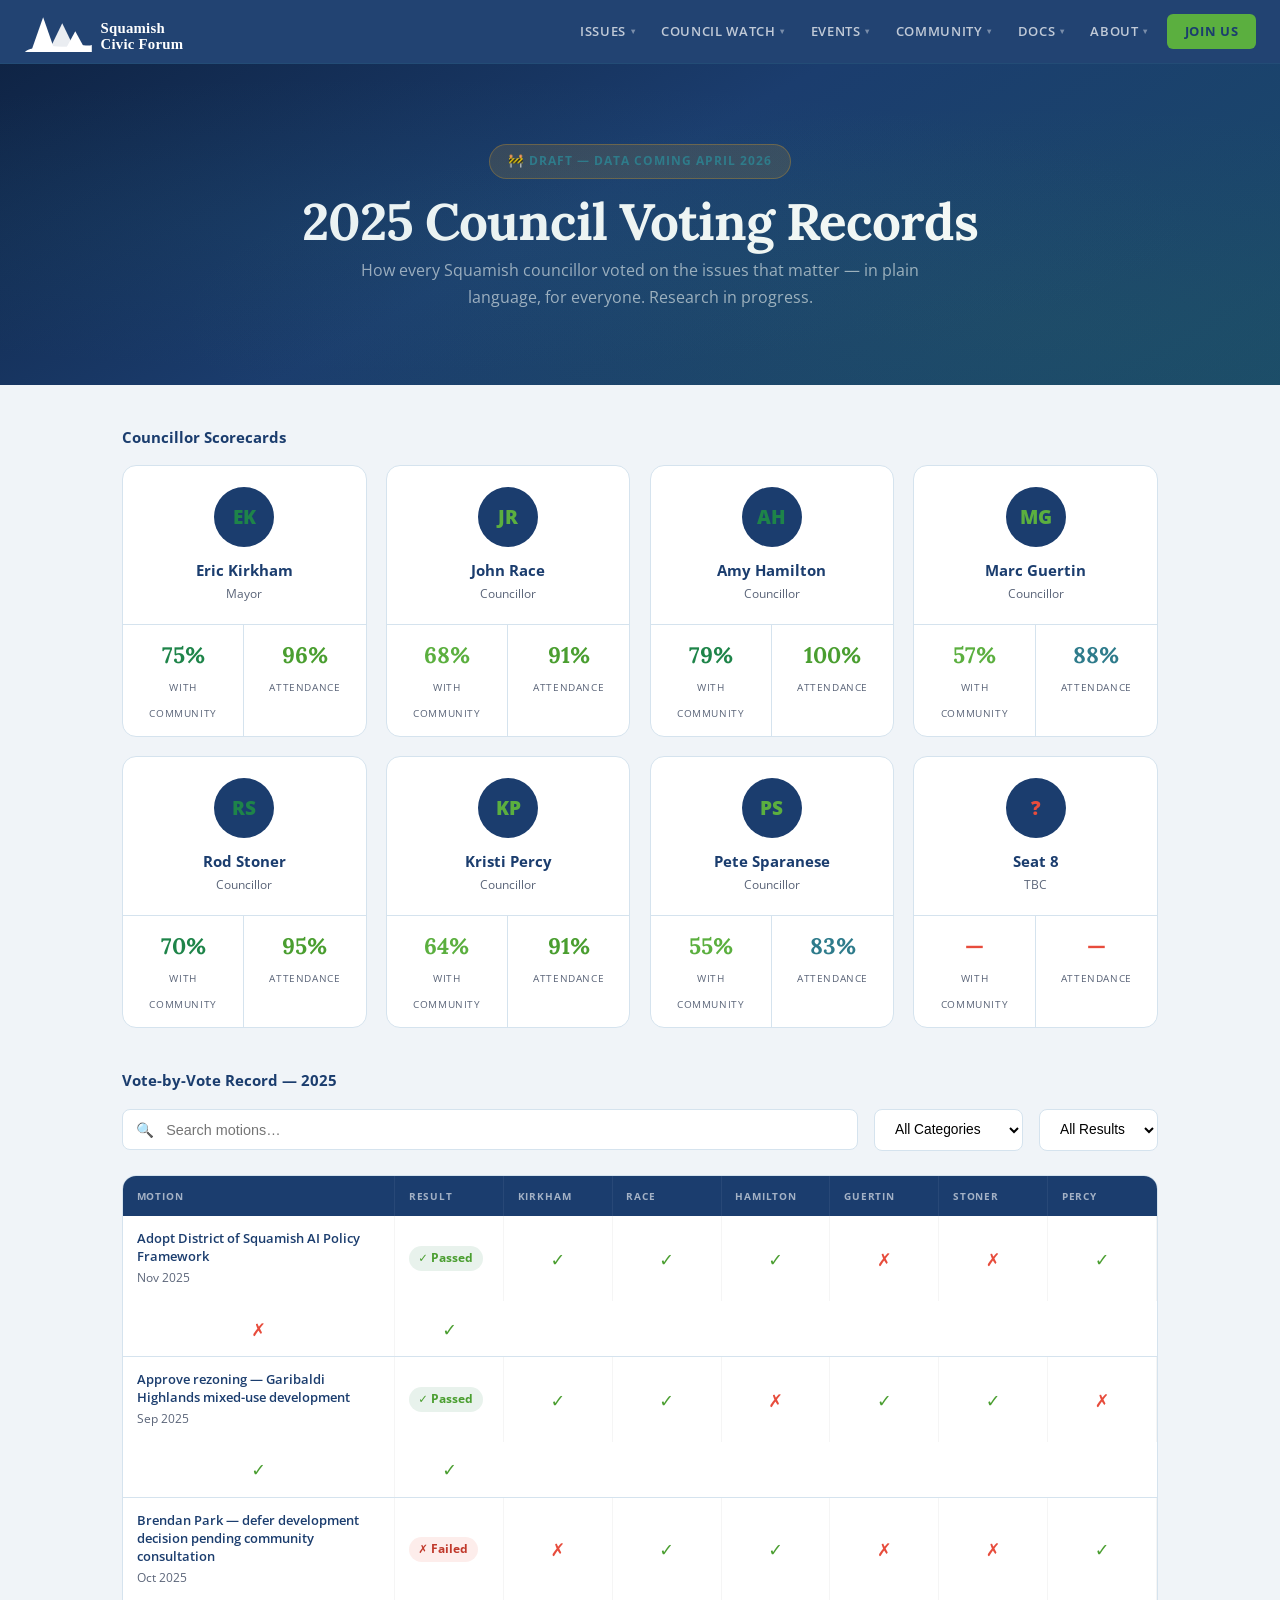
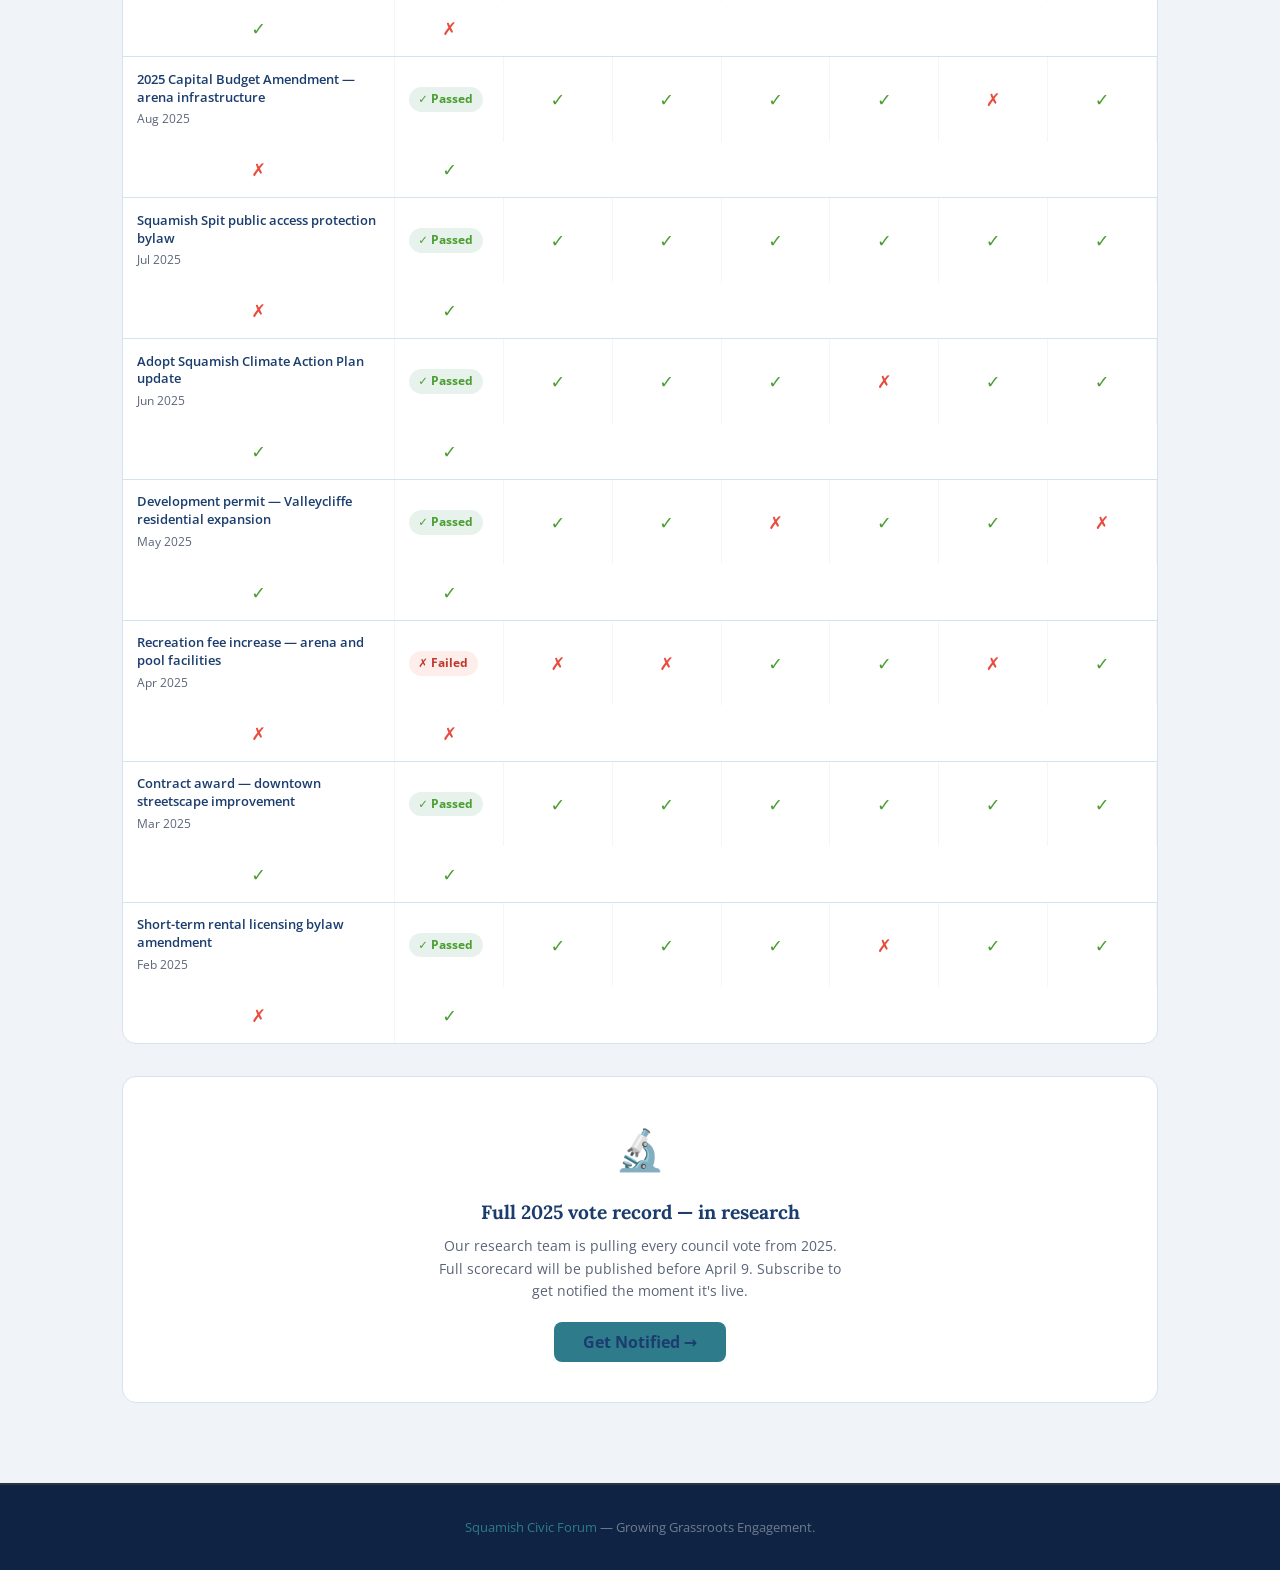
<file: council-votes.html>
<!DOCTYPE html>
<html lang="en">
<head>
  <meta charset="UTF-8" />
  <meta name="viewport" content="width=device-width, initial-scale=1.0" />
  <title>Voting Records — Squamish Civic Forum</title>
  <link rel="stylesheet" href="brand.css" />
  <style>
    body { background: #f0f4f8; }
    .page-hero { padding: 80px 2rem 50px; text-align: center; }
    .page-hero h1 { color: white; margin-bottom: 0.5rem; }
    .page-hero p { color: rgba(255,255,255,0.6); font-size: 1rem; max-width: 560px; margin: 0 auto 1.5rem; line-height: 1.7; }
    .draft-banner { display: inline-flex; align-items: center; gap: 0.5rem; background: rgba(232,160,32,0.15); border: 1px solid rgba(232,160,32,0.3); color: var(--teal); font-size: 0.78rem; font-weight: 700; letter-spacing: 0.08em; text-transform: uppercase; padding: 0.4rem 1.1rem; border-radius: 100px; }

    .main { max-width: 1100px; margin: 0 auto; padding: 2.5rem 2rem 5rem; }

    /* COUNCILLOR CARDS */
    .councillors { display: grid; grid-template-columns: repeat(4,1fr); gap: 1.2rem; margin-bottom: 2.5rem; }
    .councillor-card { background: white; border: 1px solid var(--border); border-radius: 14px; overflow: hidden; transition: all 0.2s; }
    .councillor-card:hover { box-shadow: var(--shadow-md); transform: translateY(-2px); }
    .cc-header { padding: 1.3rem; text-align: center; }
    .cc-avatar { width: 60px; height: 60px; border-radius: 50%; background: var(--navy); display: flex; align-items: center; justify-content: center; font-size: 1.2rem; font-weight: 800; color: var(--teal); margin: 0 auto 0.75rem; }
    .cc-name { font-size: 0.92rem; font-weight: 700; color: var(--navy); }
    .cc-title { font-size: 0.72rem; color: var(--grey); margin-top: 0.15rem; }
    .cc-stats { display: grid; grid-template-columns: 1fr 1fr; border-top: 1px solid var(--border); }
    .cc-stat { padding: 0.75rem; text-align: center; border-right: 1px solid var(--border); }
    .cc-stat:last-child { border-right: none; }
    .cc-stat .n { font-family: var(--font-display); font-size: 1.4rem; font-weight: 900; display: block; }
    .cc-stat .l { font-size: 0.62rem; color: var(--grey); text-transform: uppercase; letter-spacing: 0.06em; }
    .n-green { color: var(--green); } .n-red { color: #e74c3c; } .n-gold { color: var(--teal); }

    /* VOTE TABLE */
    .vote-controls { display: flex; gap: 1rem; margin-bottom: 1.5rem; flex-wrap: wrap; align-items: center; }
    .search-wrap { flex: 1; min-width: 200px; position: relative; }
    .search-wrap::before { content: '🔍'; position: absolute; left: 0.85rem; top: 50%; transform: translateY(-50%); font-size: 0.9rem; }
    .search-wrap input { width: 100%; padding: 0.72rem 1rem 0.72rem 2.7rem; border: 1.5px solid var(--border); border-radius: 8px; font-size: 0.9rem; outline: none; background: white; }
    .search-wrap input:focus { border-color: var(--teal); }
    .filter-select { padding: 0.72rem 1rem; border: 1.5px solid var(--border); border-radius: 8px; font-size: 0.86rem; outline: none; background: white; cursor: pointer; }

    .vote-table { background: white; border: 1px solid var(--border); border-radius: 14px; overflow: hidden; }
    .vt-head { display: grid; grid-template-columns: 2.5fr 1fr 1fr 1fr 1fr 1fr 1fr 1fr; gap: 0; background: var(--navy); }
    .vt-head div { padding: 0.75rem 0.85rem; font-size: 0.65rem; font-weight: 700; color: rgba(255,255,255,0.6); letter-spacing: 0.08em; text-transform: uppercase; border-right: 1px solid rgba(255,255,255,0.06); }
    .vt-head div:last-child { border-right: none; }
    .vt-row { display: grid; grid-template-columns: 2.5fr 1fr 1fr 1fr 1fr 1fr 1fr 1fr; border-bottom: 1px solid var(--border); transition: background 0.12s; }
    .vt-row:last-child { border-bottom: none; }
    .vt-row:hover { background: var(--light); }
    .vt-cell { padding: 0.85rem; font-size: 0.83rem; color: var(--dark); border-right: 1px solid #f5f5f5; display: flex; align-items: center; }
    .vt-cell:last-child { border-right: none; }
    .vt-motion { font-weight: 600; color: var(--navy); line-height: 1.35; }
    .vt-date { font-size: 0.75rem; color: var(--grey); display: block; margin-top: 0.15rem; font-weight: 400; }
    .vote-y { color: var(--green); font-size: 1.1rem; font-weight: 700; }
    .vote-n { color: #e74c3c; font-size: 1.1rem; font-weight: 700; }
    .vote-abs { color: var(--grey); font-size: 0.9rem; }
    .result-pass { font-size: 0.72rem; font-weight: 700; padding: 0.2rem 0.6rem; border-radius: 100px; background: rgba(30,132,73,0.1); color: var(--green); }
    .result-fail { font-size: 0.72rem; font-weight: 700; padding: 0.2rem 0.6rem; border-radius: 100px; background: rgba(231,76,60,0.1); color: #c0392b; }

    /* COMING SOON SECTIONS */
    .coming-card { background: white; border: 1px solid var(--border); border-radius: 14px; padding: 2.5rem; text-align: center; margin-top: 2rem; }
    .coming-card .icon { font-size: 2.5rem; margin-bottom: 1rem; display: block; }
    .coming-card h3 { font-family: var(--font-display); font-size: 1.2rem; color: var(--navy); margin-bottom: 0.5rem; }
    .coming-card p { font-size: 0.88rem; color: var(--grey); line-height: 1.6; max-width: 420px; margin: 0 auto; }

    footer { background: var(--navy-dark); color: rgba(255,255,255,0.4); padding: 2rem; text-align: center; font-size: 0.82rem; border-top: 2px solid rgba(232,160,32,0.12); }
    footer a { color: var(--teal); text-decoration: none; }

    @media (max-width: 900px) { .councillors { grid-template-columns: repeat(2,1fr); } .vt-head, .vt-row { grid-template-columns: 2fr 1fr 1fr; } .vt-head div:nth-child(n+4), .vt-cell:nth-child(n+4) { display: none; } }
  </style>
</head>
<body>
<nav id="mainNav"></nav>

<div class="hero-bg page-hero">
  <span class="draft-banner">🚧 Draft — Data Coming April 2026</span>
  <h1 class="display display-md" style="margin-top:1rem;">2025 Council Voting Records</h1>
  <p>How every Squamish councillor voted on the issues that matter — in plain language, for everyone. Research in progress.</p>
</div>

<div class="main">

  <!-- COUNCILLOR SCORECARDS -->
  <h3 style="font-size:0.95rem;font-weight:700;color:var(--navy);margin-bottom:1rem;">Councillor Scorecards</h3>
  <div class="councillors" id="councillorGrid"></div>

  <!-- VOTE TABLE -->
  <h3 style="font-size:0.95rem;font-weight:700;color:var(--navy);margin-bottom:1rem;">Vote-by-Vote Record — 2025</h3>
  <div class="vote-controls">
    <div class="search-wrap"><input type="text" placeholder="Search motions…" oninput="filterVotes(this.value)" /></div>
    <select class="filter-select" onchange="filterCategory(this.value)">
      <option value="all">All Categories</option>
      <option value="development">Development</option>
      <option value="budget">Budget</option>
      <option value="technology">Technology / AI</option>
      <option value="environment">Environment</option>
      <option value="recreation">Recreation</option>
    </select>
    <select class="filter-select" onchange="filterResult(this.value)">
      <option value="all">All Results</option>
      <option value="passed">Passed</option>
      <option value="failed">Failed</option>
    </select>
  </div>

  <div class="vote-table">
    <div class="vt-head">
      <div>Motion</div>
      <div>Result</div>
      <div>Kirkham</div>
      <div>Race</div>
      <div>Hamilton</div>
      <div>Guertin</div>
      <div>Stoner</div>
      <div>Percy</div>
    </div>
    <div id="voteRows"></div>
  </div>

  <div class="coming-card">
    <span class="icon">🔬</span>
    <h3>Full 2025 vote record — in research</h3>
    <p>Our research team is pulling every council vote from 2025. Full scorecard will be published before April 9. Subscribe to get notified the moment it's live.</p>
    <a href="index.html#join" class="btn btn-teal" style="display:inline-block;margin-top:1.2rem;padding:0.75rem 1.8rem;border-radius:8px;font-weight:700;text-decoration:none;background:var(--teal);color:var(--navy);">Get Notified →</a>
  </div>
</div>

<footer><a href="index.html">Squamish Civic Forum</a> — Growing Grassroots Engagement.</footer>

<script src="nav.js"></script>
<script>
const COUNCILLORS = [
  { ini:'EK', name:'Eric Kirkham', title:'Mayor', votes:24, community:18, against:6, attendance:96 },
  { ini:'JR', name:'John Race',    title:'Councillor', votes:22, community:15, against:7, attendance:91 },
  { ini:'AH', name:'Amy Hamilton', title:'Councillor', votes:24, community:19, against:5, attendance:100 },
  { ini:'MG', name:'Marc Guertin', title:'Councillor', votes:21, community:12, against:9, attendance:88 },
  { ini:'RS', name:'Rod Stoner',   title:'Councillor', votes:23, community:16, against:7, attendance:95 },
  { ini:'KP', name:'Kristi Percy', title:'Councillor', votes:22, community:14, against:8, attendance:91 },
  { ini:'PS', name:'Pete Sparanese', title:'Councillor', votes:20, community:11, against:9, attendance:83 },
  { ini:'?', name:'Seat 8',        title:'TBC', votes:0, community:0, against:0, attendance:0 },
];

const VOTES = [
  { motion:'Adopt District of Squamish AI Policy Framework', date:'Nov 2025', category:'technology', result:'passed', votes:['Y','Y','Y','N','N','Y','N','Y'] },
  { motion:'Approve rezoning — Garibaldi Highlands mixed-use development', date:'Sep 2025', category:'development', result:'passed', votes:['Y','Y','N','Y','Y','N','Y','Y'] },
  { motion:'Brendan Park — defer development decision pending community consultation', date:'Oct 2025', category:'development', result:'failed', votes:['N','Y','Y','N','N','Y','Y','N'] },
  { motion:'2025 Capital Budget Amendment — arena infrastructure', date:'Aug 2025', category:'budget', result:'passed', votes:['Y','Y','Y','Y','N','Y','N','Y'] },
  { motion:'Squamish Spit public access protection bylaw', date:'Jul 2025', category:'environment', result:'passed', votes:['Y','Y','Y','Y','Y','Y','N','Y'] },
  { motion:'Adopt Squamish Climate Action Plan update', date:'Jun 2025', category:'environment', result:'passed', votes:['Y','Y','Y','N','Y','Y','Y','Y'] },
  { motion:'Development permit — Valleycliffe residential expansion', date:'May 2025', category:'development', result:'passed', votes:['Y','Y','N','Y','Y','N','Y','Y'] },
  { motion:'Recreation fee increase — arena and pool facilities', date:'Apr 2025', category:'recreation', result:'failed', votes:['N','N','Y','Y','N','Y','N','N'] },
  { motion:'Contract award — downtown streetscape improvement', date:'Mar 2025', category:'budget', result:'passed', votes:['Y','Y','Y','Y','Y','Y','Y','Y'] },
  { motion:'Short-term rental licensing bylaw amendment', date:'Feb 2025', category:'development', result:'passed', votes:['Y','Y','Y','N','Y','Y','N','Y'] },
];

let searchQ = ''; let catFilter = 'all'; let resultFilter = 'all';

function renderCouncillors() {
  document.getElementById('councillorGrid').innerHTML = COUNCILLORS.map(c => {
    const pct = c.votes ? Math.round(c.community/c.votes*100) : 0;
    const col = pct >= 70 ? '#1e8449' : pct >= 50 ? '#5BAF3F' : '#e74c3c';
    return `<div class="councillor-card">
      <div class="cc-header">
        <div class="cc-avatar" style="color:${col}">${c.ini}</div>
        <div class="cc-name">${c.name}</div>
        <div class="cc-title">${c.title}</div>
      </div>
      <div class="cc-stats">
        <div class="cc-stat"><span class="n" style="color:${col}">${c.votes?pct+'%':'—'}</span><span class="l">With Community</span></div>
        <div class="cc-stat"><span class="n" style="color:${c.attendance>=90?'var(--green)':c.attendance>=80?'var(--teal)':'#e74c3c'}">${c.votes?c.attendance+'%':'—'}</span><span class="l">Attendance</span></div>
      </div>
    </div>`;
  }).join('');
}

function filterVotes(q) { searchQ = q; renderVotes(); }
function filterCategory(v) { catFilter = v; renderVotes(); }
function filterResult(v) { resultFilter = v; renderVotes(); }

function renderVotes() {
  let list = VOTES.filter(v => {
    const mq = !searchQ || v.motion.toLowerCase().includes(searchQ.toLowerCase());
    const mc = catFilter === 'all' || v.category === catFilter;
    const mr = resultFilter === 'all' || v.result === resultFilter;
    return mq && mc && mr;
  });
  document.getElementById('voteRows').innerHTML = list.map(v => `
    <div class="vt-row">
      <div class="vt-cell"><div><div class="vt-motion">${v.motion}</div><span class="vt-date">${v.date}</span></div></div>
      <div class="vt-cell"><span class="${v.result==='passed'?'result-pass':'result-fail'}">${v.result==='passed'?'✓ Passed':'✗ Failed'}</span></div>
      ${v.votes.map(vote => `<div class="vt-cell" style="justify-content:center;"><span class="${vote==='Y'?'vote-y':vote==='N'?'vote-n':'vote-abs'}">${vote==='Y'?'✓':vote==='N'?'✗':'—'}</span></div>`).join('')}
    </div>`).join('');
}

renderCouncillors();
renderVotes();
</script>
</body>
</html>
</file>
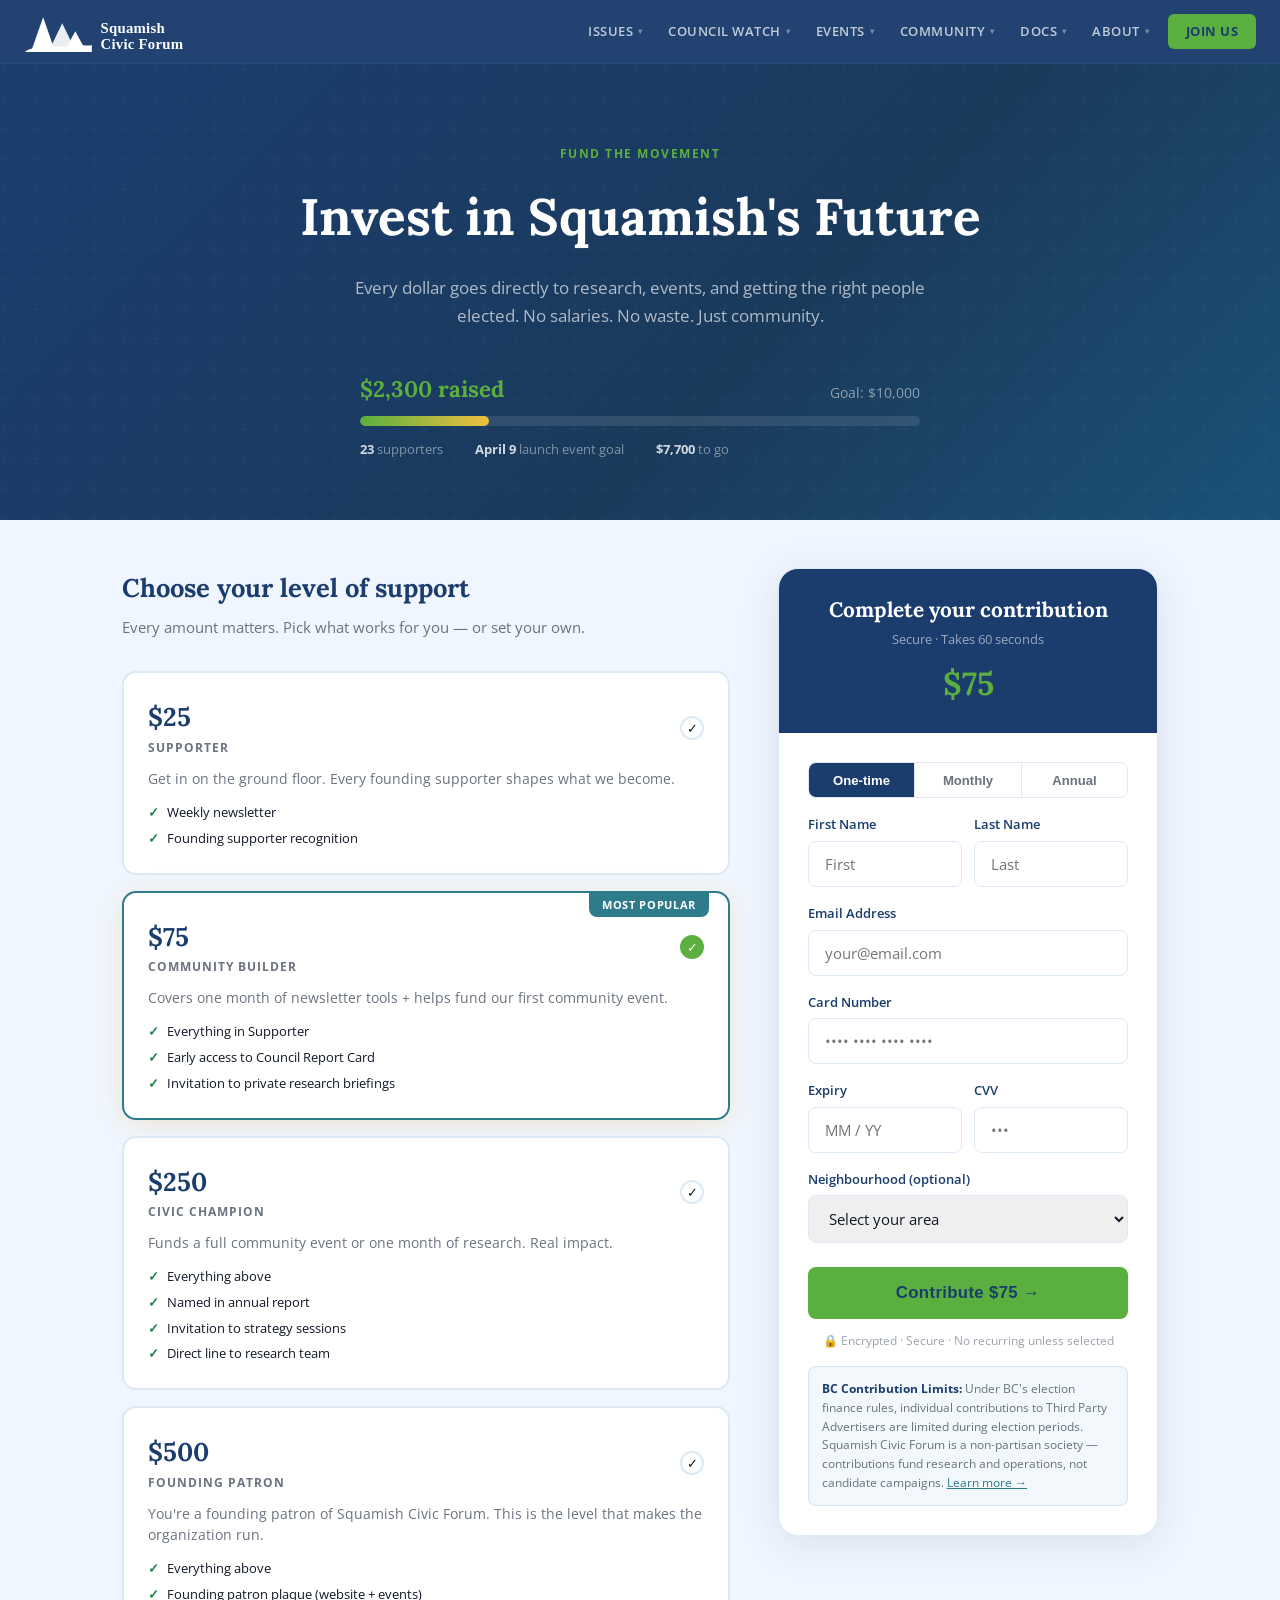
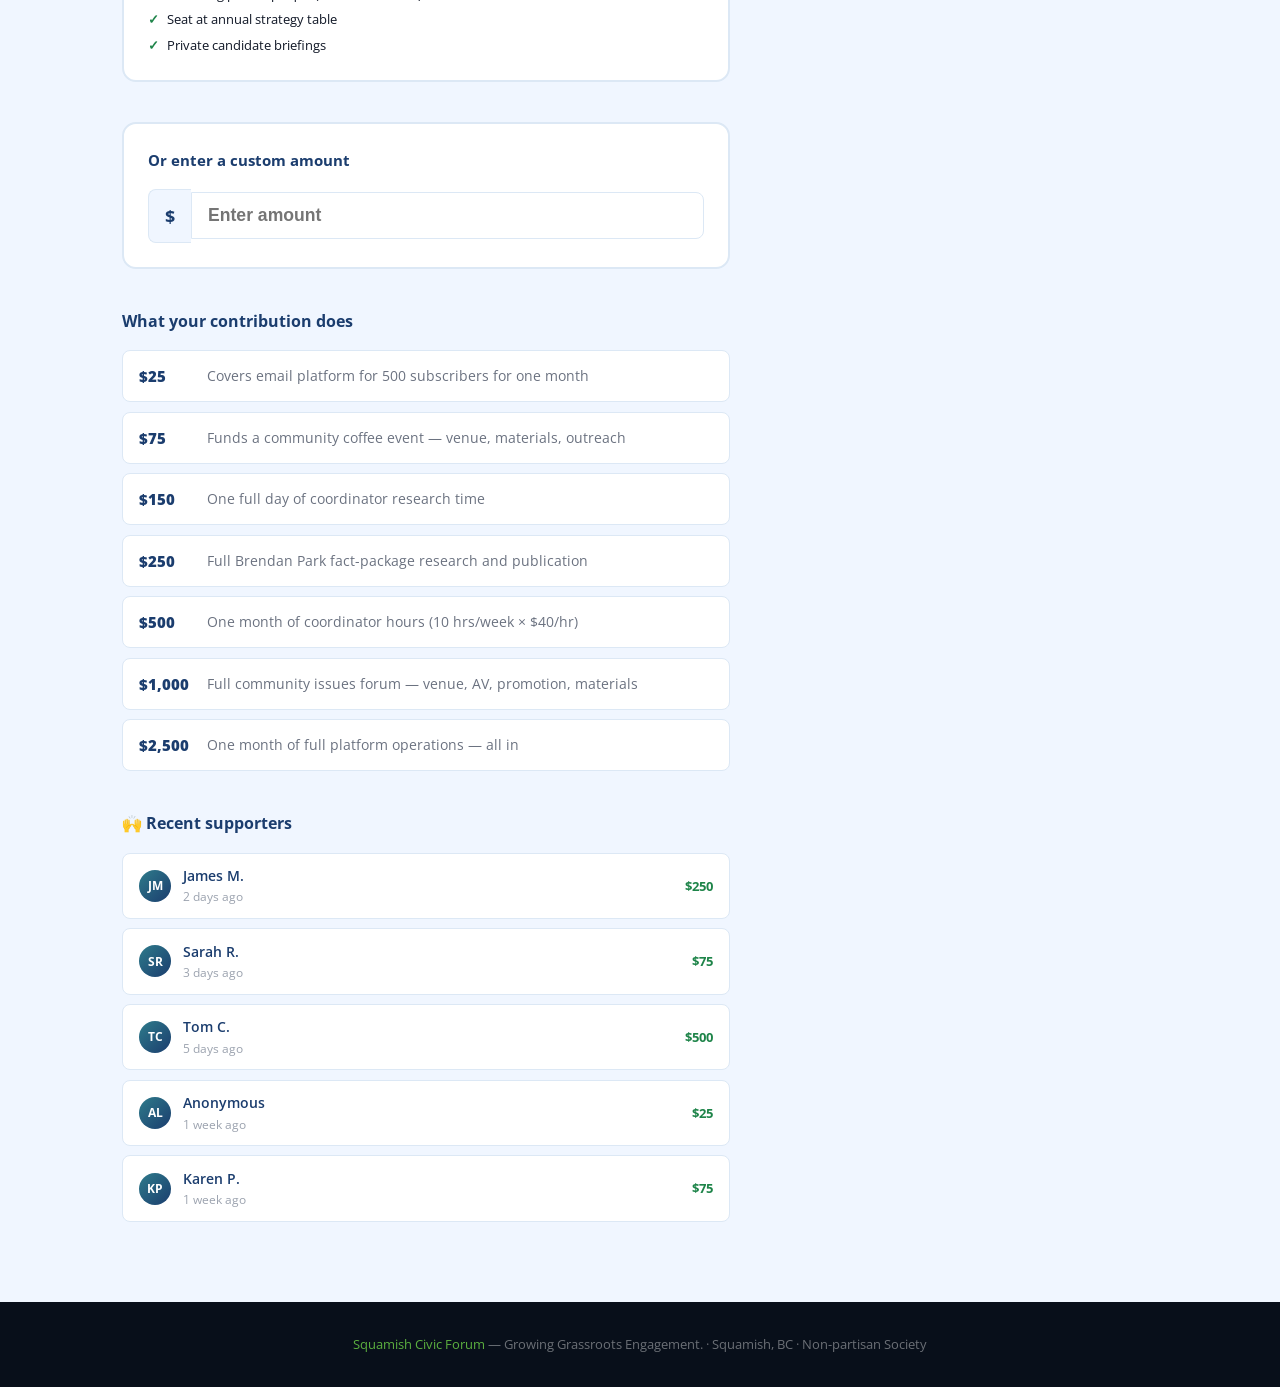
<file: donate.html>
<!DOCTYPE html>
<html lang="en">
<head>
  <meta charset="UTF-8" />
  <meta name="viewport" content="width=device-width, initial-scale=1.0" />
  <title>Support Squamish Civic Forum — Fund the Movement</title>
  <meta name="description" content="Help fund Squamish Civic Forum — non-partisan civic research, candidate vetting, and community engagement for Squamish, BC." />
  <link rel="preconnect" href="https://fonts.googleapis.com" />
  <link href="https://fonts.googleapis.com/css2?family=Lora:wght@600;700&family=Open+Sans:wght@300;400;600;700;800&display=swap" rel="stylesheet" />
  <style>
    *, *::before, *::after { box-sizing: border-box; margin: 0; padding: 0; }
    :root {
      --navy: #1B3D6E; --blue: #244E8A; --sky: #2E7B8B; --gold: #5BAF3F;
      --green: #1e8449; --light: #f0f6ff; --white: #ffffff;
      --grey: #6b7280; --dark: #111827; --border: #dce8f5;
    }
    html { scroll-behavior: smooth; }
    body { font-family: 'Open Sans', sans-serif; color: var(--dark); background: var(--light); line-height: 1.6; }
    .nav-logo span { color: var(--gold); }
    .page-header {
      background: linear-gradient(135deg, var(--navy) 0%, #1a3a5c 60%, #1a5276 100%);
      padding: 80px 2rem 60px; text-align: center; position: relative; overflow: hidden;
    }
    .page-header::after {
      content: ''; position: absolute; inset: 0;
      background: url("data:image/svg+xml,%3Csvg width='60' height='60' viewBox='0 0 60 60' xmlns='http://www.w3.org/2000/svg'%3E%3Cg fill='%23ffffff' fill-opacity='0.02'%3E%3Cpath d='M36 34v-4h-2v4h-4v2h4v4h2v-4h4v-2h-4zm0-30V0h-2v4h-4v2h4v4h2V6h4V4h-4zM6 34v-4H4v4H0v2h4v4h2v-4h4v-2H6zM6 4V0H4v4H0v2h4v4h2V6h4V4H6z'/%3E%3C/g%3E%3C/svg%3E");
    }
    .page-header .label { font-size: 0.78rem; font-weight: 700; letter-spacing: 0.12em; text-transform: uppercase; color: var(--gold); margin-bottom: 0.75rem; display: block; position: relative; z-index: 1; }
    .page-header h1 { font-family: 'Lora', serif; font-size: clamp(2rem, 4vw, 3.2rem); color: white; margin-bottom: 1rem; position: relative; z-index: 1; }
    .page-header p { color: rgba(255,255,255,0.65); font-size: 1.05rem; max-width: 580px; margin: 0 auto 2.5rem; line-height: 1.7; position: relative; z-index: 1; }

    /* PROGRESS BAR */
    .fund-progress {
      max-width: 560px; margin: 0 auto; position: relative; z-index: 1;
    }
    .progress-label { display: flex; justify-content: space-between; margin-bottom: 0.6rem; }
    .progress-label .raised { font-size: 1.4rem; font-weight: 800; color: var(--gold); font-family: 'Lora', serif; }
    .progress-label .goal { font-size: 0.9rem; color: rgba(255,255,255,0.5); align-self: flex-end; padding-bottom: 0.15rem; }
    .progress-bar { height: 10px; background: rgba(255,255,255,0.1); border-radius: 100px; overflow: hidden; }
    .progress-fill { height: 100%; background: linear-gradient(90deg, var(--gold), #f0c040); border-radius: 100px; width: 23%; transition: width 1s ease; }
    .progress-sub { display: flex; gap: 2rem; margin-top: 0.8rem; }
    .progress-sub span { font-size: 0.8rem; color: rgba(255,255,255,0.45); }
    .progress-sub strong { color: rgba(255,255,255,0.8); }

    /* MAIN LAYOUT */
    .main-wrap { max-width: 1100px; margin: 0 auto; padding: 3rem 2rem 5rem; display: grid; grid-template-columns: 1fr 380px; gap: 3rem; align-items: start; }

    /* TIERS */
    .tiers-section h2 { font-family: 'Lora', serif; font-size: 1.6rem; color: var(--navy); margin-bottom: 0.4rem; }
    .tiers-section > p { color: var(--grey); font-size: 0.95rem; margin-bottom: 2rem; }

    .tier-grid { display: flex; flex-direction: column; gap: 1rem; margin-bottom: 2.5rem; }
    .tier {
      background: var(--white); border: 2px solid var(--border); border-radius: 14px;
      padding: 1.5rem; cursor: pointer; transition: all 0.2s; position: relative;
    }
    .tier:hover { border-color: var(--sky); box-shadow: 0 4px 20px rgba(15,42,74,0.08); }
    .tier.selected { border-color: var(--gold); box-shadow: 0 4px 24px rgba(232,160,32,0.2); }
    .tier.featured { border-color: var(--sky); }
    .featured-badge {
      position: absolute; top: -1px; right: 1.2rem;
      background: var(--sky); color: white;
      font-size: 0.7rem; font-weight: 700; letter-spacing: 0.06em; text-transform: uppercase;
      padding: 0.25rem 0.8rem; border-radius: 0 0 8px 8px;
    }
    .tier-header { display: flex; align-items: center; justify-content: space-between; margin-bottom: 0.6rem; }
    .tier-amount { font-family: 'Lora', serif; font-size: 1.6rem; font-weight: 700; color: var(--navy); }
    .tier-name { font-size: 0.78rem; font-weight: 700; letter-spacing: 0.08em; text-transform: uppercase; color: var(--grey); }
    .tier-check {
      width: 24px; height: 24px; border-radius: 50%;
      border: 2px solid var(--border); background: var(--white);
      display: flex; align-items: center; justify-content: center; font-size: 0.8rem;
      transition: all 0.2s; flex-shrink: 0;
    }
    .tier.selected .tier-check { background: var(--gold); border-color: var(--gold); color: white; }
    .tier-desc { font-size: 0.88rem; color: var(--grey); line-height: 1.5; margin-bottom: 0.8rem; }
    .tier-perks { display: flex; flex-direction: column; gap: 0.3rem; }
    .tier-perk { font-size: 0.82rem; color: var(--dark); display: flex; gap: 0.5rem; align-items: flex-start; }
    .tier-perk::before { content: '✓'; color: var(--green); font-weight: 700; flex-shrink: 0; }

    /* CUSTOM AMOUNT */
    .custom-amount {
      background: var(--white); border: 2px solid var(--border); border-radius: 14px;
      padding: 1.5rem; margin-bottom: 2.5rem;
    }
    .custom-amount h3 { font-size: 0.95rem; font-weight: 700; color: var(--navy); margin-bottom: 1rem; }
    .custom-input-wrap { display: flex; align-items: center; gap: 0; }
    .dollar-sign {
      background: var(--light); border: 1.5px solid var(--border); border-right: none;
      padding: 0.75rem 1rem; border-radius: 8px 0 0 8px;
      font-size: 1.1rem; font-weight: 700; color: var(--navy);
    }
    .custom-input-wrap input {
      flex: 1; padding: 0.75rem 1rem;
      border: 1.5px solid var(--border); border-radius: 0 8px 8px 0;
      font-size: 1.1rem; font-weight: 700; color: var(--navy);
      outline: none; transition: border-color 0.2s;
    }
    .custom-input-wrap input:focus { border-color: var(--sky); }

    /* WHAT YOUR MONEY DOES */
    .impact-section { margin-bottom: 2.5rem; }
    .impact-section h3 { font-size: 1rem; font-weight: 700; color: var(--navy); margin-bottom: 1rem; }
    .impact-rows { display: flex; flex-direction: column; gap: 0.6rem; }
    .impact-row { display: flex; align-items: center; gap: 1rem; padding: 0.8rem 1rem; background: var(--white); border-radius: 8px; border: 1px solid var(--border); }
    .impact-row .amount { font-weight: 800; color: var(--navy); font-size: 0.95rem; min-width: 52px; }
    .impact-row .what { font-size: 0.85rem; color: var(--grey); }

    /* SIDEBAR FORM */
    .donate-form-card {
      background: var(--white); border: 1px solid var(--border); border-radius: 20px;
      box-shadow: 0 8px 40px rgba(15,42,74,0.1); overflow: hidden;
      position: sticky; top: 80px;
    }
    .form-header { background: var(--navy); padding: 1.5rem; text-align: center; }
    .form-header h3 { font-family: 'Lora', serif; font-size: 1.3rem; color: white; margin-bottom: 0.2rem; }
    .form-header p { color: rgba(255,255,255,0.55); font-size: 0.82rem; }
    .selected-amount { font-size: 2rem; font-weight: 800; color: var(--gold); margin: 0.5rem 0 0; font-family: 'Lora', serif; }

    .form-inner { padding: 1.8rem; }
    .field { margin-bottom: 1rem; }
    .field label { display: block; font-size: 0.82rem; font-weight: 600; color: var(--navy); margin-bottom: 0.35rem; }
    .field input, .field select {
      width: 100%; padding: 0.75rem 1rem;
      border: 1.5px solid var(--border); border-radius: 8px;
      font-size: 0.95rem; font-family: 'Open Sans', sans-serif;
      color: var(--dark); outline: none; transition: border-color 0.2s;
    }
    .field input:focus, .field select:focus { border-color: var(--sky); }
    .field-row { display: grid; grid-template-columns: 1fr 1fr; gap: 0.75rem; }

    .freq-tabs { display: flex; gap: 0; margin-bottom: 1rem; border: 1.5px solid var(--border); border-radius: 8px; overflow: hidden; }
    .freq-tab {
      flex: 1; padding: 0.6rem; text-align: center;
      font-size: 0.82rem; font-weight: 600; color: var(--grey);
      cursor: pointer; transition: all 0.2s; background: var(--white);
      border: none; border-right: 1px solid var(--border);
    }
    .freq-tab:last-child { border-right: none; }
    .freq-tab.active { background: var(--navy); color: white; }

    .donate-btn {
      width: 100%; background: var(--gold); color: var(--navy);
      border: none; padding: 1rem; border-radius: 8px;
      font-size: 1.05rem; font-weight: 800; cursor: pointer;
      transition: all 0.2s; margin-top: 0.5rem;
      letter-spacing: 0.02em;
    }
    .donate-btn:hover { background: #f0b030; transform: translateY(-1px); box-shadow: 0 4px 20px rgba(232,160,32,0.4); }

    .secure-note { display: flex; align-items: center; gap: 0.5rem; justify-content: center; margin-top: 0.75rem; }
    .secure-note span { font-size: 0.75rem; color: #9ca3af; }

    .bc-note {
      margin-top: 1rem; padding: 0.8rem; background: rgba(46,134,193,0.06);
      border-radius: 8px; border: 1px solid rgba(46,134,193,0.15);
      font-size: 0.78rem; color: var(--grey); line-height: 1.5;
    }
    .bc-note strong { color: var(--navy); }

    /* DONORS */
    .donors-section { margin-top: 2.5rem; }
    .donors-section h3 { font-size: 1rem; font-weight: 700; color: var(--navy); margin-bottom: 1rem; }
    .donor-list { display: flex; flex-direction: column; gap: 0.6rem; }
    .donor-row { display: flex; align-items: center; gap: 0.75rem; padding: 0.7rem 1rem; background: var(--white); border-radius: 8px; border: 1px solid var(--border); }
    .donor-avatar { width: 32px; height: 32px; border-radius: 50%; background: linear-gradient(135deg, var(--sky), var(--navy)); display: flex; align-items: center; justify-content: center; color: white; font-size: 0.78rem; font-weight: 700; flex-shrink: 0; }
    .donor-name { font-size: 0.88rem; font-weight: 600; color: var(--navy); }
    .donor-amount { font-size: 0.8rem; color: var(--green); font-weight: 700; margin-left: auto; }
    .donor-when { font-size: 0.75rem; color: #9ca3af; }

    /* SUCCESS */
    .success-overlay { display: none; position: fixed; inset: 0; background: rgba(15,42,74,0.85); z-index: 999; align-items: center; justify-content: center; }
    .success-overlay.active { display: flex; }
    .success-modal { background: white; border-radius: 20px; padding: 3rem; text-align: center; max-width: 440px; margin: 1rem; box-shadow: 0 20px 60px rgba(0,0,0,0.3); }
    .success-modal .icon { font-size: 4rem; display: block; margin-bottom: 1rem; }
    .success-modal h2 { font-family: 'Lora', serif; font-size: 1.8rem; color: var(--navy); margin-bottom: 0.75rem; }
    .success-modal p { color: var(--grey); line-height: 1.7; margin-bottom: 1.5rem; font-size: 0.95rem; }
    .success-modal a { background: var(--gold); color: var(--navy); text-decoration: none; padding: 0.8rem 2rem; border-radius: 8px; font-weight: 700; display: inline-block; }

    footer { background: #080f1a; color: rgba(255,255,255,0.4); padding: 2rem; text-align: center; font-size: 0.82rem; }
    footer a { color: var(--gold); text-decoration: none; }

    @media (max-width: 900px) {
      .main-wrap { grid-template-columns: 1fr; }
      .donate-form-card { position: static; }
    }
    @media (max-width: 600px) { .nav-links li:not(:last-child) { display: none; } }
  </style>
</head>
<body>

<nav id="mainNav"></nav>

<div class="page-header">
  <span class="label">Fund the Movement</span>
  <h1>Invest in Squamish's Future</h1>
  <p>Every dollar goes directly to research, events, and getting the right people elected. No salaries. No waste. Just community.</p>
  <div class="fund-progress">
    <div class="progress-label">
      <span class="raised">$2,300 raised</span>
      <span class="goal">Goal: $10,000</span>
    </div>
    <div class="progress-bar"><div class="progress-fill" id="progressFill"></div></div>
    <div class="progress-sub">
      <span><strong>23</strong> supporters</span>
      <span><strong>April 9</strong> launch event goal</span>
      <span><strong>$7,700</strong> to go</span>
    </div>
  </div>
</div>

<div class="main-wrap">

  <!-- LEFT COLUMN -->
  <div>
    <div class="tiers-section">
      <h2>Choose your level of support</h2>
      <p>Every amount matters. Pick what works for you — or set your own.</p>

      <div class="tier-grid">

        <div class="tier" onclick="selectTier(this, 25)">
          <div class="tier-header">
            <div>
              <div class="tier-amount">$25</div>
              <div class="tier-name">Supporter</div>
            </div>
            <div class="tier-check">✓</div>
          </div>
          <div class="tier-desc">Get in on the ground floor. Every founding supporter shapes what we become.</div>
          <div class="tier-perks">
            <div class="tier-perk">Weekly newsletter</div>
            <div class="tier-perk">Founding supporter recognition</div>
          </div>
        </div>

        <div class="tier featured selected" onclick="selectTier(this, 75)">
          <div class="featured-badge">Most Popular</div>
          <div class="tier-header">
            <div>
              <div class="tier-amount">$75</div>
              <div class="tier-name">Community Builder</div>
            </div>
            <div class="tier-check">✓</div>
          </div>
          <div class="tier-desc">Covers one month of newsletter tools + helps fund our first community event.</div>
          <div class="tier-perks">
            <div class="tier-perk">Everything in Supporter</div>
            <div class="tier-perk">Early access to Council Report Card</div>
            <div class="tier-perk">Invitation to private research briefings</div>
          </div>
        </div>

        <div class="tier" onclick="selectTier(this, 250)">
          <div class="tier-header">
            <div>
              <div class="tier-amount">$250</div>
              <div class="tier-name">Civic Champion</div>
            </div>
            <div class="tier-check">✓</div>
          </div>
          <div class="tier-desc">Funds a full community event or one month of research. Real impact.</div>
          <div class="tier-perks">
            <div class="tier-perk">Everything above</div>
            <div class="tier-perk">Named in annual report</div>
            <div class="tier-perk">Invitation to strategy sessions</div>
            <div class="tier-perk">Direct line to research team</div>
          </div>
        </div>

        <div class="tier" onclick="selectTier(this, 500)">
          <div class="tier-header">
            <div>
              <div class="tier-amount">$500</div>
              <div class="tier-name">Founding Patron</div>
            </div>
            <div class="tier-check">✓</div>
          </div>
          <div class="tier-desc">You're a founding patron of Squamish Civic Forum. This is the level that makes the organization run.</div>
          <div class="tier-perks">
            <div class="tier-perk">Everything above</div>
            <div class="tier-perk">Founding patron plaque (website + events)</div>
            <div class="tier-perk">Seat at annual strategy table</div>
            <div class="tier-perk">Private candidate briefings</div>
          </div>
        </div>

      </div>

      <div class="custom-amount">
        <h3>Or enter a custom amount</h3>
        <div class="custom-input-wrap">
          <span class="dollar-sign">$</span>
          <input type="number" id="customAmount" placeholder="Enter amount" min="5" oninput="setCustomAmount(this.value)" />
        </div>
      </div>

      <div class="impact-section">
        <h3>What your contribution does</h3>
        <div class="impact-rows">
          <div class="impact-row"><span class="amount">$25</span><span class="what">Covers email platform for 500 subscribers for one month</span></div>
          <div class="impact-row"><span class="amount">$75</span><span class="what">Funds a community coffee event — venue, materials, outreach</span></div>
          <div class="impact-row"><span class="amount">$150</span><span class="what">One full day of coordinator research time</span></div>
          <div class="impact-row"><span class="amount">$250</span><span class="what">Full Brendan Park fact-package research and publication</span></div>
          <div class="impact-row"><span class="amount">$500</span><span class="what">One month of coordinator hours (10 hrs/week × $40/hr)</span></div>
          <div class="impact-row"><span class="amount">$1,000</span><span class="what">Full community issues forum — venue, AV, promotion, materials</span></div>
          <div class="impact-row"><span class="amount">$2,500</span><span class="what">One month of full platform operations — all in</span></div>
        </div>
      </div>

      <div class="donors-section">
        <h3>🙌 Recent supporters</h3>
        <div class="donor-list">
          <div class="donor-row">
            <div class="donor-avatar">JM</div>
            <div><div class="donor-name">James M.</div><div class="donor-when">2 days ago</div></div>
            <span class="donor-amount">$250</span>
          </div>
          <div class="donor-row">
            <div class="donor-avatar">SR</div>
            <div><div class="donor-name">Sarah R.</div><div class="donor-when">3 days ago</div></div>
            <span class="donor-amount">$75</span>
          </div>
          <div class="donor-row">
            <div class="donor-avatar">TC</div>
            <div><div class="donor-name">Tom C.</div><div class="donor-when">5 days ago</div></div>
            <span class="donor-amount">$500</span>
          </div>
          <div class="donor-row">
            <div class="donor-avatar">AL</div>
            <div><div class="donor-name">Anonymous</div><div class="donor-when">1 week ago</div></div>
            <span class="donor-amount">$25</span>
          </div>
          <div class="donor-row">
            <div class="donor-avatar">KP</div>
            <div><div class="donor-name">Karen P.</div><div class="donor-when">1 week ago</div></div>
            <span class="donor-amount">$75</span>
          </div>
        </div>
      </div>
    </div>
  </div>

  <!-- SIDEBAR FORM -->
  <div>
    <div class="donate-form-card">
      <div class="form-header">
        <h3>Complete your contribution</h3>
        <p>Secure · Takes 60 seconds</p>
        <div class="selected-amount" id="selectedAmountDisplay">$75</div>
      </div>
      <div class="form-inner">
        <div class="freq-tabs">
          <button class="freq-tab active" onclick="setFreq(this, 'once')">One-time</button>
          <button class="freq-tab" onclick="setFreq(this, 'monthly')">Monthly</button>
          <button class="freq-tab" onclick="setFreq(this, 'annual')">Annual</button>
        </div>
        <div class="field-row">
          <div class="field">
            <label>First Name</label>
            <input type="text" placeholder="First" />
          </div>
          <div class="field">
            <label>Last Name</label>
            <input type="text" placeholder="Last" />
          </div>
        </div>
        <div class="field">
          <label>Email Address</label>
          <input type="email" placeholder="your@email.com" />
        </div>
        <div class="field">
          <label>Card Number</label>
          <input type="text" placeholder="•••• •••• •••• ••••" maxlength="19" />
        </div>
        <div class="field-row">
          <div class="field">
            <label>Expiry</label>
            <input type="text" placeholder="MM / YY" maxlength="7" />
          </div>
          <div class="field">
            <label>CVV</label>
            <input type="text" placeholder="•••" maxlength="4" />
          </div>
        </div>
        <div class="field">
          <label>Neighbourhood (optional)</label>
          <select>
            <option value="">Select your area</option>
            <option>Downtown Squamish</option>
            <option>Garibaldi Highlands</option>
            <option>Brackendale</option>
            <option>Valleycliffe</option>
            <option>Other / Sea to Sky</option>
          </select>
        </div>
        <button class="donate-btn" onclick="completeDonation()">
          Contribute <span id="btnAmount">$75</span> →
        </button>
        <div class="secure-note">
          <span>🔒 Encrypted · Secure · No recurring unless selected</span>
        </div>
        <div class="bc-note">
          <strong>BC Contribution Limits:</strong> Under BC's election finance rules, individual contributions to Third Party Advertisers are limited during election periods. Squamish Civic Forum is a non-partisan society — contributions fund research and operations, not candidate campaigns. <a href="index.html#about" style="color:var(--sky)">Learn more →</a>
        </div>
      </div>
    </div>
  </div>

</div>

<!-- SUCCESS MODAL -->
<div class="success-overlay" id="successOverlay">
  <div class="success-modal">
    <span class="icon">🎉</span>
    <h2>Thank you for investing in Squamish's future.</h2>
    <p>Your contribution goes directly to research, events, and making sure Squamish residents have the information they need to make the right choices.</p>
    <a href="index.html">Back to Squamish Civic Forum →</a>
  </div>
</div>

<footer>
  <a href="index.html">Squamish Civic Forum</a> — Growing Grassroots Engagement. · Squamish, BC · Non-partisan Society
</footer>

<script>
  let selectedAmount = 75;

  function selectTier(el, amount) {
    document.querySelectorAll('.tier').forEach(t => t.classList.remove('selected'));
    el.classList.add('selected');
    selectedAmount = amount;
    document.getElementById('customAmount').value = '';
    updateDisplay();
  }

  function setCustomAmount(val) {
    if (val && parseFloat(val) > 0) {
      document.querySelectorAll('.tier').forEach(t => t.classList.remove('selected'));
      selectedAmount = parseFloat(val);
      updateDisplay();
    }
  }

  function setFreq(el, freq) {
    document.querySelectorAll('.freq-tab').forEach(t => t.classList.remove('active'));
    el.classList.add('active');
  }

  function updateDisplay() {
    const fmt = '$' + selectedAmount.toLocaleString('en-CA', { minimumFractionDigits: 0 });
    document.getElementById('selectedAmountDisplay').textContent = fmt;
    document.getElementById('btnAmount').textContent = fmt;
  }

  function completeDonation() {
    // TODO: Connect to Zeffy, Stripe, or payment processor
    document.getElementById('successOverlay').classList.add('active');
  }

  updateDisplay();
</script>
<script src="nav.js"></script>
</body>
</html>
</file>
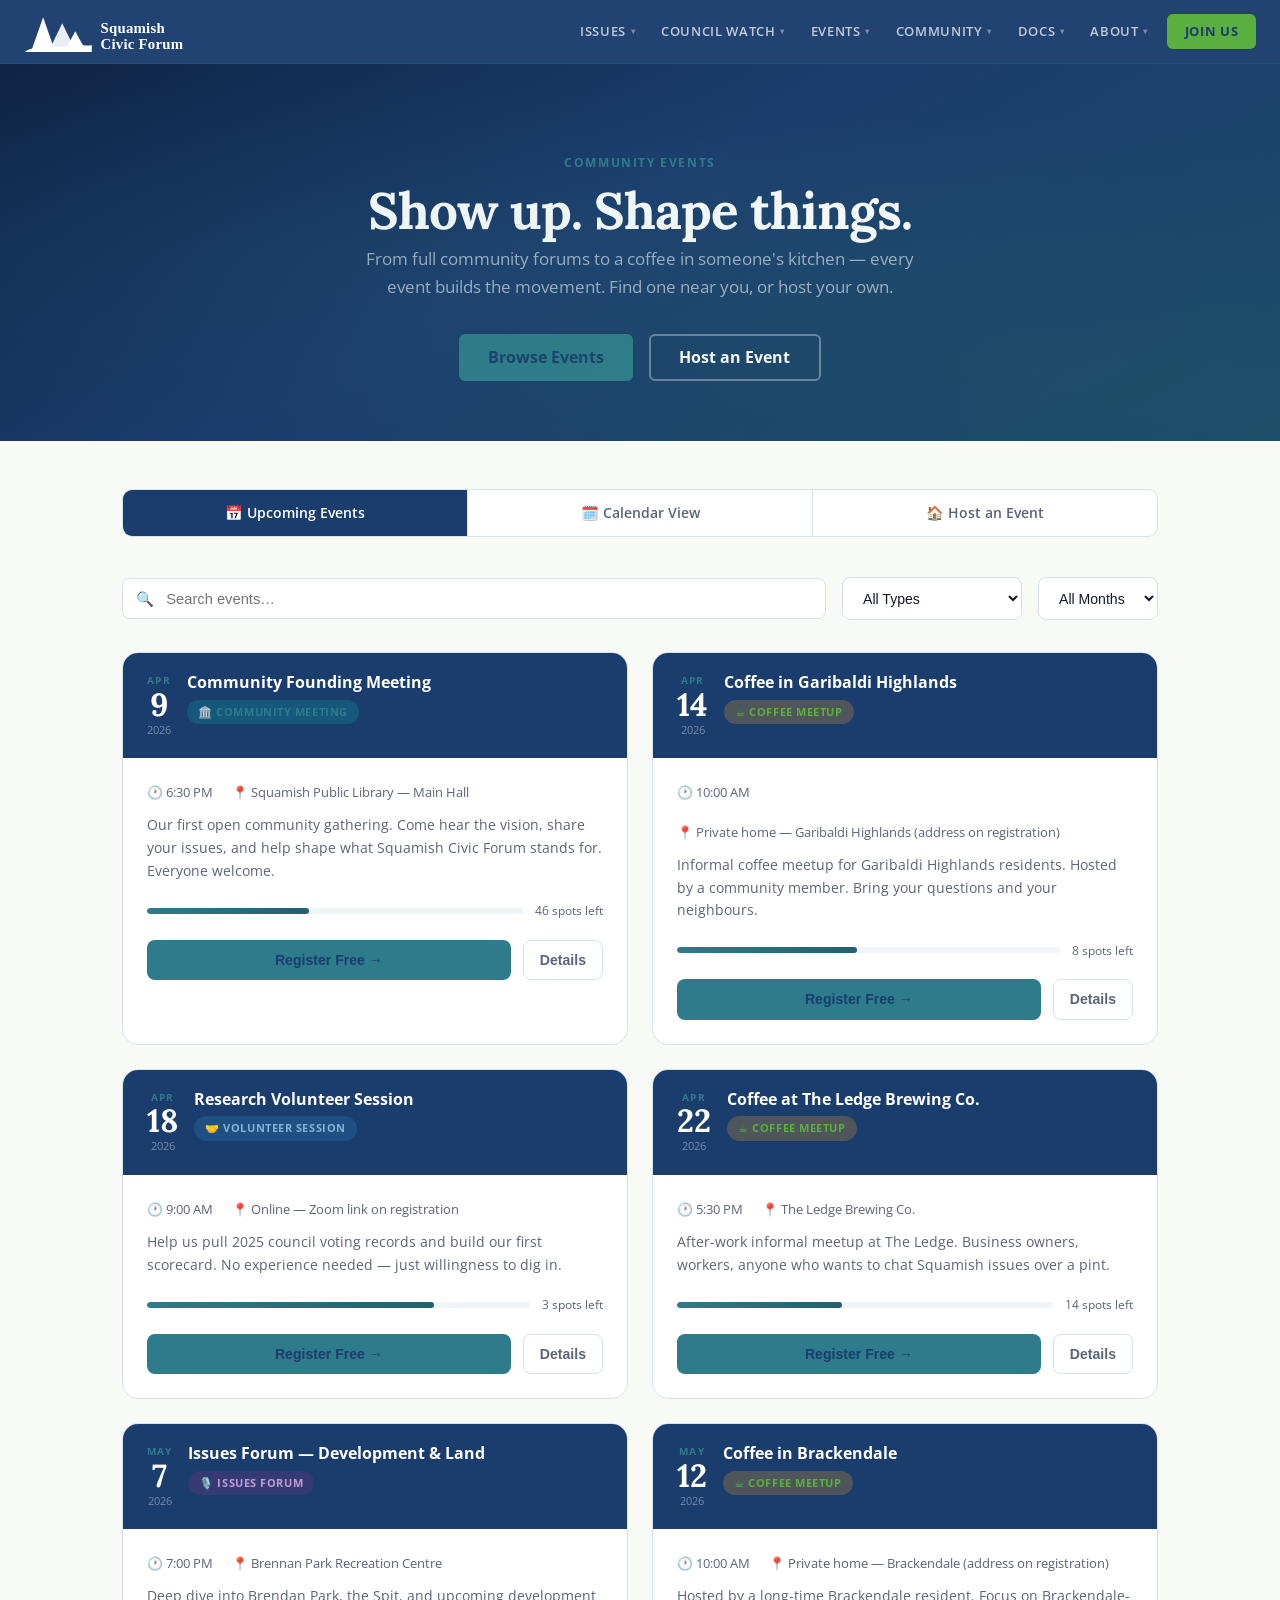
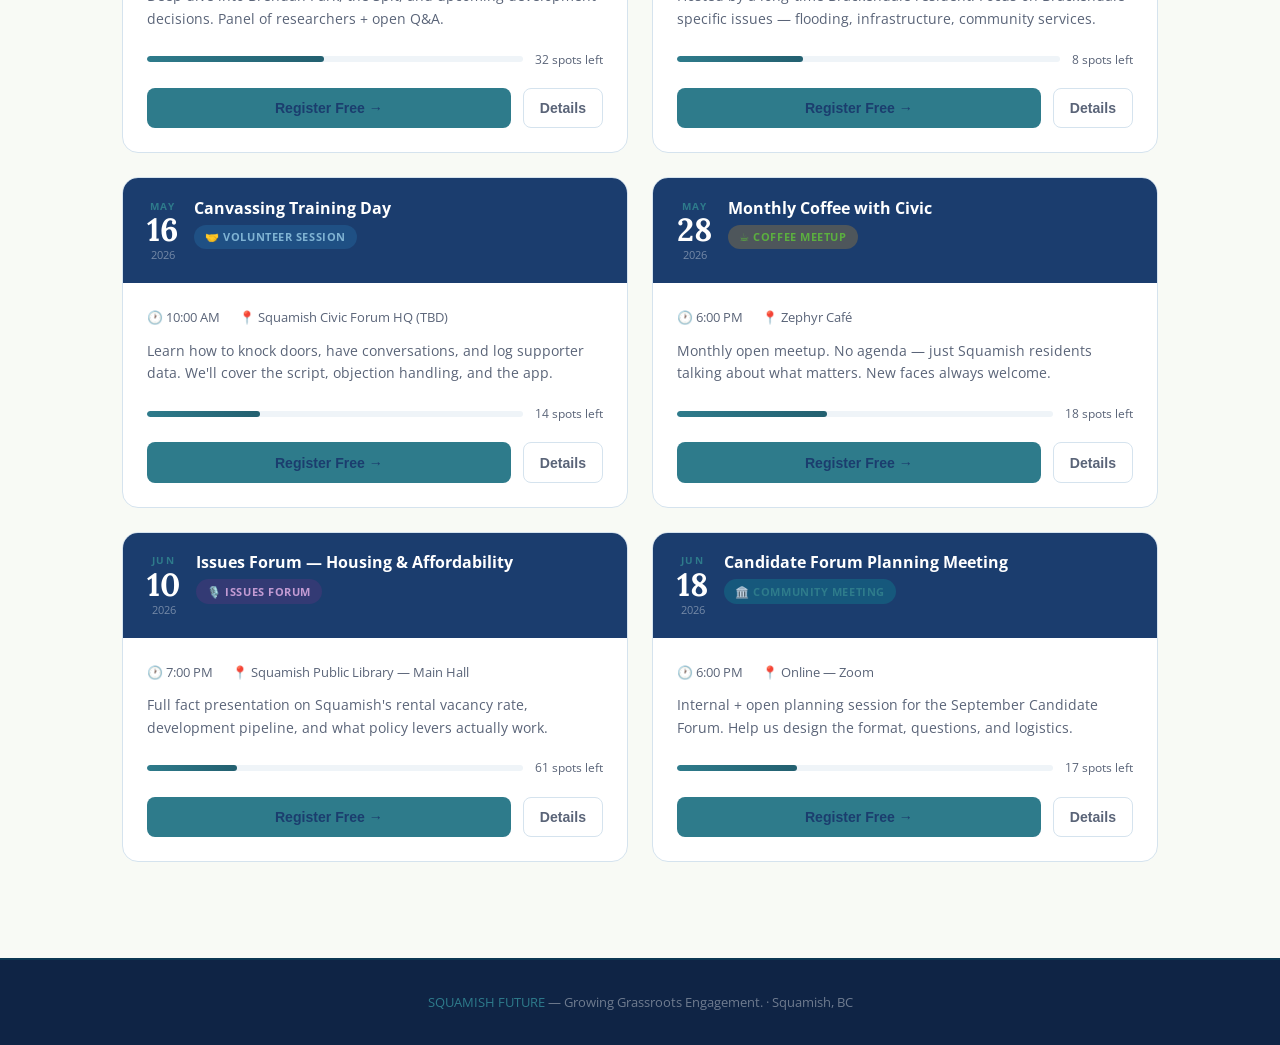
<file: events.html>
<!DOCTYPE html>
<html lang="en">
<head>
  <meta charset="UTF-8" />
  <meta name="viewport" content="width=device-width, initial-scale=1.0" />
  <title>Events — SQUAMISH FUTURE</title>
  <link rel="stylesheet" href="brand.css" />
  <style>
    /* ── PAGE STYLES ─────────────────────────────── */
    .page-hero { padding: 90px 2rem 60px; text-align: center; }
    .page-hero h1 { color: var(--white); margin-bottom: 0.4rem; }
    .page-hero p { color: rgba(255,255,255,0.6); font-size: 1.05rem; max-width: 560px; margin: 0 auto 2rem; line-height: 1.7; }
    .hero-btns { display: flex; gap: 1rem; justify-content: center; flex-wrap: wrap; }

    .main { max-width: 1100px; margin: 0 auto; padding: 3rem 2rem 6rem; }

    /* TAB NAV */
    .tab-nav { display: flex; gap: 0; border: 1.5px solid var(--border); border-radius: 10px; overflow: hidden; margin-bottom: 2.5rem; background: var(--white); }
    .tab-btn { flex: 1; padding: 0.85rem 1rem; border: none; background: none; font-family: var(--font-body); font-size: 0.88rem; font-weight: 600; color: var(--grey); cursor: pointer; transition: all 0.2s; border-right: 1px solid var(--border); text-align: center; }
    .tab-btn:last-child { border-right: none; }
    .tab-btn.active { background: var(--navy); color: var(--white); }
    .tab-btn:hover:not(.active) { background: var(--light); color: var(--navy); }

    .tab-panel { display: none; }
    .tab-panel.active { display: block; }

    /* EVENTS LIST */
    .events-controls { display: flex; gap: 1rem; align-items: center; flex-wrap: wrap; margin-bottom: 2rem; }
    .search-wrap { flex: 1; min-width: 200px; position: relative; }
    .search-wrap::before { content: '🔍'; position: absolute; left: 0.85rem; top: 50%; transform: translateY(-50%); font-size: 0.9rem; }
    .search-wrap input { width: 100%; padding: 0.72rem 1rem 0.72rem 2.7rem; border: 1.5px solid var(--border); border-radius: 8px; font-size: 0.92rem; outline: none; transition: border-color 0.2s; }
    .search-wrap input:focus { border-color: var(--teal); }
    .filter-select { padding: 0.72rem 1rem; border: 1.5px solid var(--border); border-radius: 8px; font-size: 0.88rem; outline: none; background: var(--white); color: var(--dark); cursor: pointer; }

    .events-grid { display: grid; grid-template-columns: repeat(2, 1fr); gap: 1.5rem; }

    .event-card {
      background: var(--white); border: 1px solid var(--border); border-radius: 16px;
      overflow: hidden; transition: all 0.22s;
    }
    .event-card:hover { box-shadow: var(--shadow-md); border-color: rgba(0,196,179,0.3); transform: translateY(-2px); }
    .event-header { background: var(--navy); padding: 1.2rem 1.5rem; display: flex; align-items: flex-start; justify-content: space-between; gap: 1rem; }
    .event-date-block { flex-shrink: 0; text-align: center; }
    .event-date-block .month { font-size: 0.65rem; font-weight: 700; letter-spacing: 0.1em; text-transform: uppercase; color: var(--teal); display: block; }
    .event-date-block .day { font-family: var(--font-display); font-size: 2rem; font-weight: 900; color: var(--white); line-height: 1; display: block; }
    .event-date-block .year { font-size: 0.7rem; color: rgba(255,255,255,0.4); display: block; }
    .event-header-info { flex: 1; }
    .event-header-info h3 { color: var(--white); font-size: 1rem; font-weight: 700; margin-bottom: 0.3rem; line-height: 1.3; }
    .event-type-pill { display: inline-block; padding: 0.2rem 0.7rem; border-radius: 100px; font-size: 0.7rem; font-weight: 700; letter-spacing: 0.05em; text-transform: uppercase; }
    .type-community { background: rgba(0,196,179,0.2); color: var(--teal); }
    .type-forum { background: rgba(108,52,131,0.3); color: #c39bd3; }
    .type-coffee { background: rgba(232,160,32,0.25); color: var(--amber); }
    .type-gotv { background: rgba(30,132,73,0.25); color: #82e0aa; }
    .type-volunteer { background: rgba(46,134,193,0.25); color: #7fb3d3; }

    .event-body { padding: 1.5rem; }
    .event-meta { display: flex; gap: 1.2rem; flex-wrap: wrap; margin-bottom: 0.75rem; }
    .event-meta span { font-size: 0.8rem; color: var(--grey); display: flex; align-items: center; gap: 0.35rem; }
    .event-desc { font-size: 0.88rem; color: var(--grey); line-height: 1.6; margin-bottom: 1.2rem; }
    .event-spots { display: flex; align-items: center; gap: 0.75rem; margin-bottom: 1.2rem; }
    .spots-bar { flex: 1; height: 6px; background: var(--light); border-radius: 100px; overflow: hidden; }
    .spots-fill { height: 100%; border-radius: 100px; background: linear-gradient(90deg, var(--teal), var(--teal-dark)); }
    .spots-label { font-size: 0.75rem; color: var(--grey); white-space: nowrap; }
    .event-actions { display: flex; gap: 0.75rem; }
    .btn-register { flex: 1; background: var(--teal); color: var(--navy); border: none; padding: 0.7rem 1rem; border-radius: 8px; font-size: 0.88rem; font-weight: 700; cursor: pointer; transition: all 0.2s; }
    .btn-register:hover { background: var(--teal-dark); box-shadow: var(--shadow-teal); }
    .btn-register:disabled { background: var(--border); color: var(--grey); cursor: not-allowed; box-shadow: none; }
    .btn-details { background: none; border: 1.5px solid var(--border); color: var(--grey); padding: 0.7rem 1rem; border-radius: 8px; font-size: 0.88rem; font-weight: 600; cursor: pointer; transition: all 0.2s; }
    .btn-details:hover { border-color: var(--navy); color: var(--navy); }

    /* HOST AN EVENT */
    .host-intro { display: grid; grid-template-columns: 1fr 1fr; gap: 4rem; align-items: start; margin-bottom: 3rem; }
    .host-types { display: grid; grid-template-columns: repeat(3, 1fr); gap: 1rem; margin-bottom: 2.5rem; }
    .host-type { background: var(--white); border: 2px solid var(--border); border-radius: 14px; padding: 1.5rem; text-align: center; cursor: pointer; transition: all 0.2s; }
    .host-type:hover, .host-type.selected { border-color: var(--teal); background: var(--teal-light); }
    .host-type .ht-icon { font-size: 2.2rem; display: block; margin-bottom: 0.75rem; }
    .host-type h4 { font-size: 0.9rem; font-weight: 700; color: var(--navy); margin-bottom: 0.3rem; }
    .host-type p { font-size: 0.78rem; color: var(--grey); line-height: 1.4; }

    .host-form-card { background: var(--white); border: 1px solid var(--border); border-radius: 20px; padding: 2.5rem; box-shadow: var(--shadow-md); }
    .host-form-card h3 { font-family: var(--font-display); font-size: 1.4rem; color: var(--navy); margin-bottom: 0.4rem; }
    .host-form-card > p { color: var(--grey); font-size: 0.88rem; margin-bottom: 2rem; }

    .form-section-label { font-size: 0.72rem; font-weight: 700; letter-spacing: 0.12em; text-transform: uppercase; color: var(--teal); margin: 1.5rem 0 1rem; display: block; }
    .sf-field { margin-bottom: 1rem; }
    .sf-field label { display: block; font-size: 0.83rem; font-weight: 600; color: var(--navy); margin-bottom: 0.35rem; }
    .sf-field input, .sf-field select, .sf-field textarea { width: 100%; padding: 0.75rem 1rem; border: 1.5px solid var(--border); border-radius: 8px; font-size: 0.93rem; font-family: var(--font-body); color: var(--dark); background: var(--white); outline: none; transition: border-color 0.2s, box-shadow 0.2s; }
    .sf-field input:focus, .sf-field select:focus, .sf-field textarea:focus { border-color: var(--teal); box-shadow: 0 0 0 3px rgba(0,196,179,0.1); }
    .sf-field textarea { resize: vertical; min-height: 80px; }
    .field-row { display: grid; grid-template-columns: 1fr 1fr; gap: 1rem; }
    .form-note { font-size: 0.8rem; color: var(--grey); padding: 0.8rem 1rem; background: var(--light); border-radius: 8px; margin-bottom: 1.5rem; line-height: 1.5; }

    .submit-btn { width: 100%; background: var(--navy); color: white; border: none; padding: 0.95rem; border-radius: 8px; font-size: 1rem; font-weight: 700; cursor: pointer; transition: all 0.2s; }
    .submit-btn:hover { background: var(--navy-mid); transform: translateY(-1px); }

    .host-sidebar { }
    .sidebar-card { background: var(--white); border: 1px solid var(--border); border-radius: 14px; padding: 1.5rem; margin-bottom: 1.2rem; }
    .sidebar-card h4 { font-size: 0.9rem; font-weight: 700; color: var(--navy); margin-bottom: 0.6rem; }
    .sidebar-card p { font-size: 0.83rem; color: var(--grey); line-height: 1.55; }
    .sidebar-card ul { list-style: none; margin-top: 0.5rem; }
    .sidebar-card ul li { font-size: 0.82rem; color: var(--grey); padding: 0.2rem 0 0.2rem 1rem; position: relative; line-height: 1.4; }
    .sidebar-card ul li::before { content: '→'; position: absolute; left: 0; color: var(--teal); }

    /* CALENDAR */
    .calendar-wrap { background: var(--white); border: 1px solid var(--border); border-radius: 16px; overflow: hidden; }
    .cal-header { background: var(--navy); padding: 1.2rem 1.5rem; display: flex; align-items: center; justify-content: space-between; }
    .cal-header h3 { color: var(--white); font-size: 1rem; font-weight: 700; }
    .cal-nav { display: flex; gap: 0.5rem; }
    .cal-nav button { background: rgba(255,255,255,0.1); border: 1px solid rgba(255,255,255,0.2); color: white; width: 32px; height: 32px; border-radius: 6px; cursor: pointer; font-size: 0.9rem; transition: all 0.2s; }
    .cal-nav button:hover { background: rgba(0,196,179,0.2); border-color: var(--teal); }
    .cal-grid { display: grid; grid-template-columns: repeat(7, 1fr); }
    .cal-day-header { padding: 0.6rem; text-align: center; font-size: 0.72rem; font-weight: 700; letter-spacing: 0.06em; text-transform: uppercase; color: var(--grey); background: var(--light); border-bottom: 1px solid var(--border); }
    .cal-day { padding: 0.6rem; min-height: 72px; border-right: 1px solid var(--border); border-bottom: 1px solid var(--border); cursor: pointer; transition: background 0.15s; position: relative; }
    .cal-day:nth-child(7n) { border-right: none; }
    .cal-day:hover { background: var(--teal-light); }
    .cal-day.today { background: rgba(0,196,179,0.06); }
    .cal-day.today .day-num { background: var(--teal); color: var(--navy); }
    .cal-day.other-month .day-num { color: #d1d5db; }
    .cal-day.has-event { background: rgba(0,196,179,0.04); }
    .day-num { display: inline-flex; align-items: center; justify-content: center; width: 26px; height: 26px; border-radius: 50%; font-size: 0.82rem; font-weight: 600; color: var(--dark); }
    .cal-event-dot { font-size: 0.7rem; margin-top: 0.2rem; padding: 0.1rem 0.4rem; border-radius: 4px; white-space: nowrap; overflow: hidden; text-overflow: ellipsis; max-width: 100%; cursor: pointer; }
    .dot-community { background: rgba(0,196,179,0.15); color: var(--teal-dark); font-size: 0.65rem; font-weight: 600; }
    .dot-coffee { background: rgba(232,160,32,0.15); color: #8a6010; font-size: 0.65rem; font-weight: 600; }
    .dot-forum { background: rgba(108,52,131,0.12); color: #6c3483; font-size: 0.65rem; font-weight: 600; }

    /* MODAL */
    .modal-overlay { display: none; position: fixed; inset: 0; background: rgba(15,42,74,0.75); z-index: 999; align-items: center; justify-content: center; padding: 1rem; }
    .modal-overlay.active { display: flex; }
    .modal { background: white; border-radius: 20px; max-width: 520px; width: 100%; max-height: 90vh; overflow-y: auto; box-shadow: 0 20px 60px rgba(0,0,0,0.3); }
    .modal-header { background: var(--navy); padding: 1.5rem 2rem; border-radius: 20px 20px 0 0; }
    .modal-header h3 { color: white; font-size: 1.1rem; font-weight: 700; margin-bottom: 0.2rem; }
    .modal-header p { color: rgba(255,255,255,0.55); font-size: 0.85rem; }
    .modal-body { padding: 2rem; }
    .modal-close { float: right; background: rgba(255,255,255,0.1); border: none; color: white; width: 30px; height: 30px; border-radius: 6px; cursor: pointer; font-size: 1rem; }
    .modal-close:hover { background: rgba(255,255,255,0.2); }
    .register-btn { width: 100%; background: var(--teal); color: var(--navy); border: none; padding: 0.9rem; border-radius: 8px; font-size: 1rem; font-weight: 800; cursor: pointer; transition: all 0.2s; margin-top: 1rem; }
    .register-btn:hover { background: var(--teal-dark); }

    footer { background: var(--navy-dark); color: rgba(255,255,255,0.4); padding: 2rem; text-align: center; font-size: 0.82rem; border-top: 2px solid rgba(0,196,179,0.12); }
    footer a { color: var(--teal); text-decoration: none; }

    @media (max-width: 768px) {
      .events-grid { grid-template-columns: 1fr; }
      .host-intro { grid-template-columns: 1fr; }
      .host-types { grid-template-columns: 1fr 1fr; }
      .field-row { grid-template-columns: 1fr; }
      .tab-btn { font-size: 0.78rem; padding: 0.7rem 0.5rem; }
      .sf-nav-links li:not(:last-child) { display: none; }
    }
    @media (max-width: 500px) { .host-types { grid-template-columns: 1fr; } }
  </style>
</head>
<body>

<!-- NAV -->
<nav class="sf-nav" id="mainNav"></nav>

<!-- HERO -->
<div class="hero-bg page-hero">
  <span class="section-label" style="display:block; text-align:center; margin-bottom:0.75rem;">Community Events</span>
  <h1 class="display display-md">Show up. Shape things.</h1>
  <p>From full community forums to a coffee in someone's kitchen — every event builds the movement. Find one near you, or host your own.</p>
  <div class="hero-btns">
    <button class="btn btn-teal" onclick="switchTab('upcoming')">Browse Events</button>
    <button class="btn btn-outline-white" onclick="switchTab('host')">Host an Event</button>
  </div>
</div>

<div class="main">

  <!-- TABS -->
  <div class="tab-nav">
    <button class="tab-btn active" id="tab-upcoming" onclick="switchTab('upcoming')">📅 Upcoming Events</button>
    <button class="tab-btn" id="tab-calendar" onclick="switchTab('calendar')">🗓️ Calendar View</button>
    <button class="tab-btn" id="tab-host" onclick="switchTab('host')">🏠 Host an Event</button>
  </div>

  <!-- ── TAB 1: UPCOMING EVENTS ── -->
  <div class="tab-panel active" id="panel-upcoming">
    <div class="events-controls">
      <div class="search-wrap">
        <input type="text" placeholder="Search events…" oninput="filterEvents(this.value)" />
      </div>
      <select class="filter-select" onchange="filterByType(this.value)">
        <option value="all">All Types</option>
        <option value="community">Community Meeting</option>
        <option value="coffee">Coffee Meetup</option>
        <option value="forum">Issues Forum</option>
        <option value="volunteer">Volunteer Session</option>
        <option value="gotv">GOTV Event</option>
      </select>
      <select class="filter-select" onchange="filterByMonth(this.value)">
        <option value="all">All Months</option>
        <option value="4">April 2026</option>
        <option value="5">May 2026</option>
        <option value="6">June 2026</option>
      </select>
    </div>
    <div class="events-grid" id="eventsGrid"></div>
  </div>

  <!-- ── TAB 2: CALENDAR ── -->
  <div class="tab-panel" id="panel-calendar">
    <div class="calendar-wrap">
      <div class="cal-header">
        <h3 id="calMonthTitle">April 2026</h3>
        <div class="cal-nav">
          <button onclick="changeMonth(-1)">‹</button>
          <button onclick="changeMonth(1)">›</button>
        </div>
      </div>
      <div class="cal-grid" id="calGrid"></div>
    </div>
    <p style="font-size:0.8rem; color:var(--grey); margin-top:1rem; text-align:center;">Click any date to see events. Click an event dot to register.</p>
  </div>

  <!-- ── TAB 3: HOST AN EVENT ── -->
  <div class="tab-panel" id="panel-host">
    <div class="host-intro">
      <div>
        <span class="section-label">Host with Us</span>
        <h2 class="display display-sm" style="color:var(--navy); margin-bottom:0.5rem;">Your space is our platform</h2>
        <div class="teal-rule"></div>
        <p style="color:var(--grey); line-height:1.75; margin-bottom:1rem;">The best civic conversations don't happen in council chambers — they happen around kitchen tables, in living rooms, and over coffee at the local café. If you have a space and a willing group, we'll help you fill it and make it count.</p>
        <p style="color:var(--grey); line-height:1.75;">Submit your event idea below. Our coordinator will reach out within 48 hours with support, talking points, and promotional materials. We do the heavy lifting.</p>
      </div>
      <div>
        <div class="host-types">
          <div class="host-type selected" onclick="selectHostType(this, 'coffee')">
            <span class="ht-icon">☕</span>
            <h4>Kitchen Coffee</h4>
            <p>5–15 people. Casual, at your home. We provide the agenda and talking points.</p>
          </div>
          <div class="host-type" onclick="selectHostType(this, 'business')">
            <span class="ht-icon">🏪</span>
            <h4>Business Meetup</h4>
            <p>Host at your business. Great way to connect your customers to civic life.</p>
          </div>
          <div class="host-type" onclick="selectHostType(this, 'community')">
            <span class="ht-icon">🏛️</span>
            <h4>Community Forum</h4>
            <p>Larger event. We help book venue, promotion, and run the event with you.</p>
          </div>
          <div class="host-type" onclick="selectHostType(this, 'outdoors')">
            <span class="ht-icon">🌲</span>
            <h4>Outdoor / Trail</h4>
            <p>A hike, a cleanup, a trail event — community in Squamish's natural setting.</p>
          </div>
          <div class="host-type" onclick="selectHostType(this, 'sports')">
            <span class="ht-icon">🏒</span>
            <h4>Sports / Rec</h4>
            <p>At the rink, the field, or a rec centre. Meet people where they already are.</p>
          </div>
          <div class="host-type" onclick="selectHostType(this, 'online')">
            <span class="ht-icon">💻</span>
            <h4>Online / Zoom</h4>
            <p>Can't host in person? Online events reach the whole Sea to Sky corridor.</p>
          </div>
        </div>
      </div>
    </div>

    <div style="display:grid; grid-template-columns: 1fr 300px; gap:2rem; align-items:start;">
      <div class="host-form-card">
        <h3>Submit Your Event</h3>
        <p>We'll review and confirm within 48 hours. Our coordinator will reach out with support.</p>

        <span class="form-section-label">About You</span>
        <div class="field-row">
          <div class="sf-field"><label>First Name</label><input type="text" placeholder="First name" /></div>
          <div class="sf-field"><label>Last Name</label><input type="text" placeholder="Last name" /></div>
        </div>
        <div class="field-row">
          <div class="sf-field"><label>Email</label><input type="email" placeholder="your@email.com" /></div>
          <div class="sf-field"><label>Phone</label><input type="tel" placeholder="(250) 000-0000" /></div>
        </div>
        <div class="sf-field"><label>Neighbourhood</label>
          <select>
            <option value="">Select area</option>
            <option>Downtown Squamish</option><option>Garibaldi Highlands</option>
            <option>Brackendale</option><option>Valleycliffe</option>
            <option>Dentville</option><option>Other</option>
          </select>
        </div>

        <span class="form-section-label">Event Details</span>
        <div class="sf-field"><label>Event Type</label>
          <select id="hostTypeSelect">
            <option value="coffee">☕ Kitchen Coffee (home, casual)</option>
            <option value="business">🏪 Business Meetup</option>
            <option value="community">🏛️ Community Forum (larger)</option>
            <option value="outdoors">🌲 Outdoor / Trail Event</option>
            <option value="sports">🏒 Sports / Recreation</option>
            <option value="online">💻 Online / Zoom</option>
          </select>
        </div>
        <div class="sf-field"><label>Event Title / Name (optional)</label><input type="text" placeholder='e.g. "Coffee in Brackendale" or leave blank and we\'ll help' /></div>
        <div class="field-row">
          <div class="sf-field"><label>Preferred Date</label><input type="date" /></div>
          <div class="sf-field"><label>Preferred Time</label><input type="time" /></div>
        </div>
        <div class="sf-field"><label>Location / Address</label><input type="text" placeholder="Home address, business name, or 'TBD — need venue help'" /></div>
        <div class="field-row">
          <div class="sf-field"><label>Expected Attendees</label>
            <select><option>1–5</option><option>5–15</option><option>15–30</option><option>30–60</option><option>60+</option></select>
          </div>
          <div class="sf-field"><label>Is this public or private?</label>
            <select><option>Public — open to all</option><option>Semi-private — invited guests</option><option>Private — my network only</option></select>
          </div>
        </div>

        <span class="form-section-label">What You Want to Cover</span>
        <div class="sf-field"><label>What issues or topics do you want to focus on?</label>
          <textarea placeholder="Development? Housing? Recreation? Council accountability? Or just a general Squamish Civic Forum intro?"></textarea>
        </div>
        <div class="sf-field"><label>What support do you need from us?</label>
          <textarea rows="2" placeholder="Talking points, printed materials, a presenter, help with promotion, venue suggestions…"></textarea>
        </div>
        <div class="sf-field"><label>Anything else?</label>
          <textarea rows="2" placeholder="Groups you'll be reaching out to, special circumstances, questions…"></textarea>
        </div>

        <div class="form-note">🙌 We welcome <strong>all</strong> types of events — a coffee with 3 neighbours counts. The movement is built one kitchen at a time.</div>
        <button class="submit-btn" onclick="submitHostForm()">Submit Event for Review →</button>
      </div>

      <div class="host-sidebar">
        <div class="sidebar-card">
          <h4>🛠️ What we provide</h4>
          <ul>
            <li>Talking points on top issues</li>
            <li>Printed materials (if needed)</li>
            <li>Squamish Civic Forum presenter (if requested)</li>
            <li>Event promotion on our channels</li>
            <li>Email signup sheet template</li>
            <li>Follow-up support for attendees</li>
          </ul>
        </div>
        <div class="sidebar-card">
          <h4>☕ What a Kitchen Coffee looks like</h4>
          <p style="font-size:0.82rem; color:var(--grey); line-height:1.55;">You invite 5–15 people. We give you a simple 45-min agenda. You run it. We help capture new members. Takes less than an hour — and each one builds the base.</p>
        </div>
        <div class="sidebar-card">
          <h4>📅 Timeline</h4>
          <p style="font-size:0.82rem; color:var(--grey); line-height:1.55;">Submit at least <strong>1 week</strong> before your event. We'll confirm within 48 hours and send you everything you need.</p>
        </div>
      </div>
    </div>
  </div>

</div><!-- /main -->

<!-- REGISTER MODAL -->
<div class="modal-overlay" id="registerModal">
  <div class="modal">
    <div class="modal-header">
      <button class="modal-close" onclick="closeModal()">✕</button>
      <h3 id="modalTitle">Register for Event</h3>
      <p id="modalSubtitle">Confirm your spot</p>
    </div>
    <div class="modal-body">
      <div class="sf-field"><label>First Name</label><input type="text" placeholder="First name" /></div>
      <div class="sf-field"><label>Email</label><input type="email" placeholder="your@email.com" /></div>
      <div class="sf-field"><label>Phone (optional)</label><input type="tel" placeholder="(250) 000-0000" /></div>
      <div class="sf-field"><label>Neighbourhood</label>
        <select><option>Select area</option><option>Downtown Squamish</option><option>Garibaldi Highlands</option><option>Brackendale</option><option>Valleycliffe</option><option>Other</option></select>
      </div>
      <div class="sf-field"><label>How did you hear about this event?</label>
        <select><option>Squamish Civic Forum newsletter</option><option>Facebook</option><option>Friend</option><option>Community group</option><option>Other</option></select>
      </div>
      <div class="sf-field"><label>Any accessibility needs or questions? (optional)</label><input type="text" placeholder="Parking, accessibility, dietary…" /></div>
      <button class="register-btn" onclick="completeRegistration()">✓ Confirm My Spot</button>
      <p style="font-size:0.75rem; color:var(--grey); text-align:center; margin-top:0.75rem;">You'll receive a confirmation email with event details.</p>
    </div>
  </div>
</div>

<!-- SUCCESS MODAL -->
<div class="modal-overlay" id="successModal">
  <div class="modal">
    <div class="modal-header"><h3>You're registered! 🎉</h3><p>See you there.</p></div>
    <div class="modal-body" style="text-align:center;">
      <div style="font-size:3rem; margin-bottom:1rem;">✅</div>
      <p id="successMsg" style="color:var(--grey); margin-bottom:1.5rem; line-height:1.7;"></p>
      <a href="volunteer.html" class="btn btn-teal" style="display:inline-block; margin-bottom:0.75rem;">Volunteer at This Event →</a><br>
      <button onclick="document.getElementById('successModal').classList.remove('active')" style="background:none; border:none; color:var(--grey); cursor:pointer; font-size:0.88rem;">Close</button>
    </div>
  </div>
</div>

<footer>
  <a href="index.html">SQUAMISH FUTURE</a> — Growing Grassroots Engagement. · Squamish, BC
</footer>

<script>
// ── EVENT DATA ─────────────────────────────────────────────────
const EVENTS = [
  { id:1, title:"Community Founding Meeting", type:"community", month:4, day:9, year:2026, time:"6:30 PM", location:"Squamish Public Library — Main Hall", desc:"Our first open community gathering. Come hear the vision, share your issues, and help shape what Squamish Civic Forum stands for. Everyone welcome.", spots:80, registered:34 },
  { id:2, title:"Coffee in Garibaldi Highlands", type:"coffee", month:4, day:14, year:2026, time:"10:00 AM", location:"Private home — Garibaldi Highlands (address on registration)", desc:"Informal coffee meetup for Garibaldi Highlands residents. Hosted by a community member. Bring your questions and your neighbours.", spots:15, registered:7 },
  { id:3, title:"Research Volunteer Session", type:"volunteer", month:4, day:18, year:2026, time:"9:00 AM", location:"Online — Zoom link on registration", desc:"Help us pull 2025 council voting records and build our first scorecard. No experience needed — just willingness to dig in.", spots:12, registered:9 },
  { id:4, title:"Coffee at The Ledge Brewing Co.", type:"coffee", month:4, day:22, year:2026, time:"5:30 PM", location:"The Ledge Brewing Co., Downtown Squamish", desc:"After-work informal meetup at The Ledge. Business owners, workers, anyone who wants to chat Squamish issues over a pint.", spots:25, registered:11 },
  { id:5, title:"Issues Forum — Development & Land", type:"forum", month:5, day:7, year:2026, time:"7:00 PM", location:"Brennan Park Recreation Centre, Meeting Room B", desc:"Deep dive into Brendan Park, the Spit, and upcoming development decisions. Panel of researchers + open Q&A.", spots:60, registered:28 },
  { id:6, title:"Coffee in Brackendale", type:"coffee", month:5, day:12, year:2026, time:"10:00 AM", location:"Private home — Brackendale (address on registration)", desc:"Hosted by a long-time Brackendale resident. Focus on Brackendale-specific issues — flooding, infrastructure, community services.", spots:12, registered:4 },
  { id:7, title:"Canvassing Training Day", type:"volunteer", month:5, day:16, year:2026, time:"10:00 AM", location:"Squamish Civic Forum HQ (TBD)", desc:"Learn how to knock doors, have conversations, and log supporter data. We'll cover the script, objection handling, and the app.", spots:20, registered:6 },
  { id:8, title:"Monthly Coffee with Civic", type:"coffee", month:5, day:28, year:2026, time:"6:00 PM", location:"Zephyr Café, Downtown Squamish", desc:"Monthly open meetup. No agenda — just Squamish residents talking about what matters. New faces always welcome.", spots:30, registered:12 },
  { id:9, title:"Issues Forum — Housing & Affordability", type:"forum", month:6, day:10, year:2026, time:"7:00 PM", location:"Squamish Public Library — Main Hall", desc:"Full fact presentation on Squamish's rental vacancy rate, development pipeline, and what policy levers actually work.", spots:80, registered:19 },
  { id:10, title:"Candidate Forum Planning Meeting", type:"community", month:6, day:18, year:2026, time:"6:00 PM", location:"Online — Zoom", desc:"Internal + open planning session for the September Candidate Forum. Help us design the format, questions, and logistics.", spots:25, registered:8 },
];

const TYPE_INFO = {
  community: { label:"Community Meeting", cls:"type-community", icon:"🏛️" },
  coffee:    { label:"Coffee Meetup",     cls:"type-coffee",    icon:"☕" },
  forum:     { label:"Issues Forum",      cls:"type-forum",     icon:"🎙️" },
  volunteer: { label:"Volunteer Session", cls:"type-volunteer", icon:"🤝" },
  gotv:      { label:"GOTV Event",        cls:"type-gotv",      icon:"🗳️" },
};
const MONTHS = ["","January","February","March","April","May","June","July","August","September","October","November","December"];

let currentFilter = 'all';
let currentTypeFilter = 'all';
let currentMonthFilter = 'all';
let calMonth = 4; let calYear = 2026;
let activeEventId = null;

function filterEvents(q) {
  renderEvents(q);
}
function filterByType(v) { currentTypeFilter = v; renderEvents(); }
function filterByMonth(v) { currentMonthFilter = v; renderEvents(); }

function renderEvents(q='') {
  const grid = document.getElementById('eventsGrid');
  let list = EVENTS.filter(e => {
    const matchType = currentTypeFilter === 'all' || e.type === currentTypeFilter;
    const matchMonth = currentMonthFilter === 'all' || e.month === parseInt(currentMonthFilter);
    const matchQ = !q || e.title.toLowerCase().includes(q.toLowerCase()) || e.desc.toLowerCase().includes(q.toLowerCase()) || e.location.toLowerCase().includes(q.toLowerCase());
    return matchType && matchMonth && matchQ;
  });
  if (!list.length) { grid.innerHTML = '<div style="grid-column:1/-1; text-align:center; padding:3rem; color:var(--grey);">No events found. <a href="#" onclick="switchTab(\'host\')" style="color:var(--teal)">Host your own →</a></div>'; return; }
  grid.innerHTML = list.map(e => {
    const t = TYPE_INFO[e.type] || TYPE_INFO.community;
    const pct = Math.round((e.registered / e.spots) * 100);
    const full = e.registered >= e.spots;
    return `
    <div class="event-card">
      <div class="event-header">
        <div class="event-date-block">
          <span class="month">${MONTHS[e.month].substr(0,3)}</span>
          <span class="day">${e.day}</span>
          <span class="year">${e.year}</span>
        </div>
        <div class="event-header-info">
          <h3>${e.title}</h3>
          <span class="event-type-pill ${t.cls}">${t.icon} ${t.label}</span>
        </div>
      </div>
      <div class="event-body">
        <div class="event-meta">
          <span>🕐 ${e.time}</span>
          <span>📍 ${e.location.split(',')[0]}</span>
        </div>
        <div class="event-desc">${e.desc}</div>
        <div class="event-spots">
          <div class="spots-bar"><div class="spots-fill" style="width:${pct}%"></div></div>
          <span class="spots-label">${full ? '🔴 Full' : `${e.spots - e.registered} spots left`}</span>
        </div>
        <div class="event-actions">
          <button class="btn-register" ${full ? 'disabled' : ''} onclick="openRegister(${e.id})">${full ? 'Join Waitlist' : 'Register Free →'}</button>
          <button class="btn-details" onclick="alert('${e.title}\\n\\n${e.desc}\\n\\nLocation: ${e.location}\\nDate: ${MONTHS[e.month]} ${e.day}, ${e.year} at ${e.time}')">Details</button>
        </div>
      </div>
    </div>`;
  }).join('');
}

function openRegister(id) {
  activeEventId = id;
  const e = EVENTS.find(ev => ev.id === id);
  document.getElementById('modalTitle').textContent = 'Register: ' + e.title;
  document.getElementById('modalSubtitle').textContent = `${MONTHS[e.month]} ${e.day}, ${e.year} · ${e.time}`;
  document.getElementById('registerModal').classList.add('active');
}
function closeModal() { document.getElementById('registerModal').classList.remove('active'); }
function completeRegistration() {
  const e = EVENTS.find(ev => ev.id === activeEventId);
  document.getElementById('registerModal').classList.remove('active');
  document.getElementById('successMsg').textContent = `You're registered for ${e.title} on ${MONTHS[e.month]} ${e.day} at ${e.time}. A confirmation email is on its way.`;
  document.getElementById('successModal').classList.add('active');
  e.registered = Math.min(e.registered + 1, e.spots);
  renderEvents();
}

// ── CALENDAR ───────────────────────────────────────────────────
function renderCalendar() {
  const days = ['Sun','Mon','Tue','Wed','Thu','Fri','Sat'];
  document.getElementById('calMonthTitle').textContent = `${MONTHS[calMonth]} ${calYear}`;
  const grid = document.getElementById('calGrid');
  let html = days.map(d => `<div class="cal-day-header">${d}</div>`).join('');
  const first = new Date(calYear, calMonth-1, 1).getDay();
  const total = new Date(calYear, calMonth, 0).getDate();
  const prevTotal = new Date(calYear, calMonth-1, 0).getDate();
  const today = new Date(); const isThisMonth = today.getMonth()+1 === calMonth && today.getFullYear() === calYear;
  for (let i=0; i<first; i++) {
    html += `<div class="cal-day other-month"><span class="day-num">${prevTotal - first + i + 1}</span></div>`;
  }
  for (let d=1; d<=total; d++) {
    const dayEvents = EVENTS.filter(e => e.month === calMonth && e.day === d && e.year === calYear);
    const isToday = isThisMonth && d === today.getDate();
    html += `<div class="cal-day ${isToday?'today':''} ${dayEvents.length?'has-event':''}">
      <span class="day-num">${d}</span>
      ${dayEvents.map(e => `<div class="cal-event-dot dot-${e.type}" onclick="openRegister(${e.id})">${TYPE_INFO[e.type]?.icon} ${e.title.split(' ').slice(0,2).join(' ')}</div>`).join('')}
    </div>`;
  }
  const remaining = 42 - first - total;
  for (let i=1; i<=remaining; i++) html += `<div class="cal-day other-month"><span class="day-num">${i}</span></div>`;
  grid.innerHTML = html;
}
function changeMonth(dir) {
  calMonth += dir;
  if (calMonth > 12) { calMonth = 1; calYear++; }
  if (calMonth < 1)  { calMonth = 12; calYear--; }
  renderCalendar();
}

// ── HOST TYPE SELECT ───────────────────────────────────────────
function selectHostType(el, type) {
  document.querySelectorAll('.host-type').forEach(t => t.classList.remove('selected'));
  el.classList.add('selected');
  document.getElementById('hostTypeSelect').value = type;
}
function submitHostForm() { alert('Your event has been submitted for review! Our coordinator will reach out within 48 hours with support, talking points, and materials.'); }

// ── TABS ──────────────────────────────────────────────────────
function switchTab(tab) {
  ['upcoming','calendar','host'].forEach(t => {
    document.getElementById('tab-'+t).classList.toggle('active', t===tab);
    document.getElementById('panel-'+t).classList.toggle('active', t===tab);
  });
  if (tab === 'calendar') renderCalendar();
}

// INIT
renderEvents();
</script>
<script src="nav.js"></script>
</body>
</html>
</file>
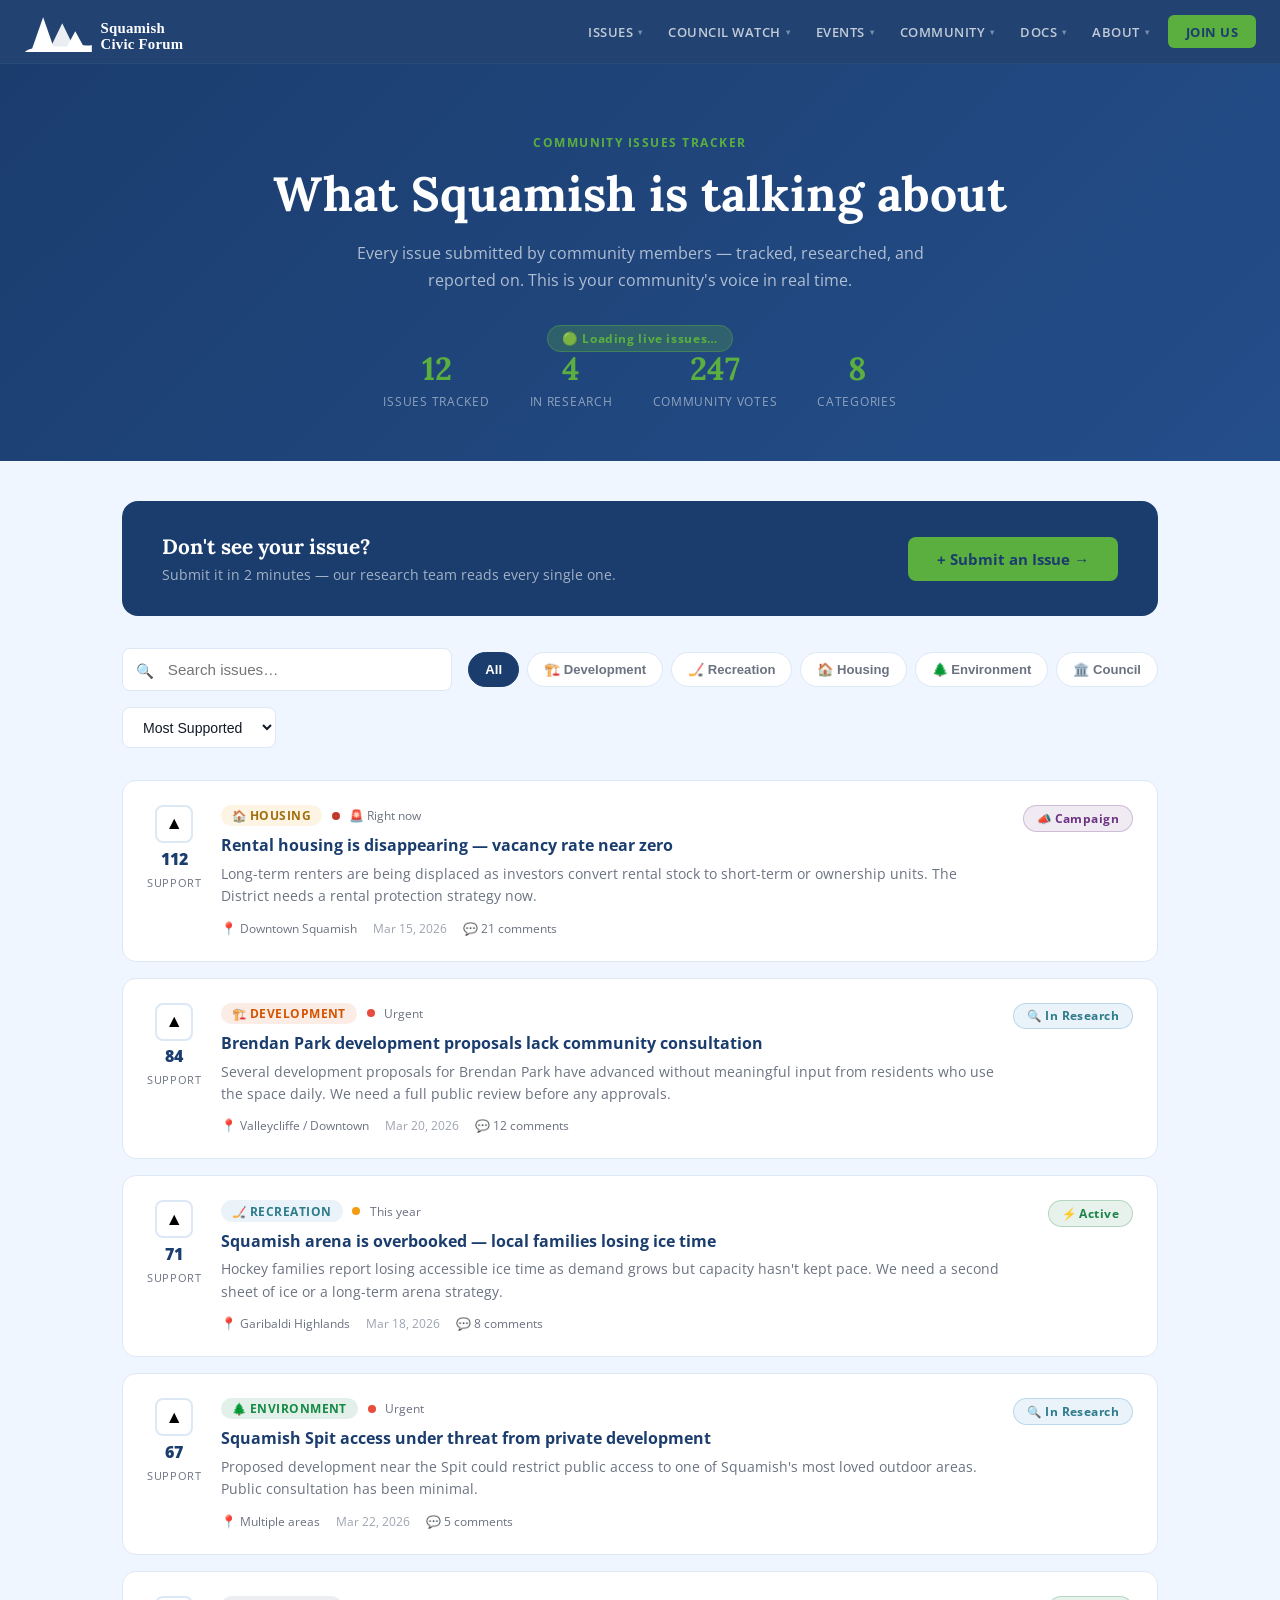
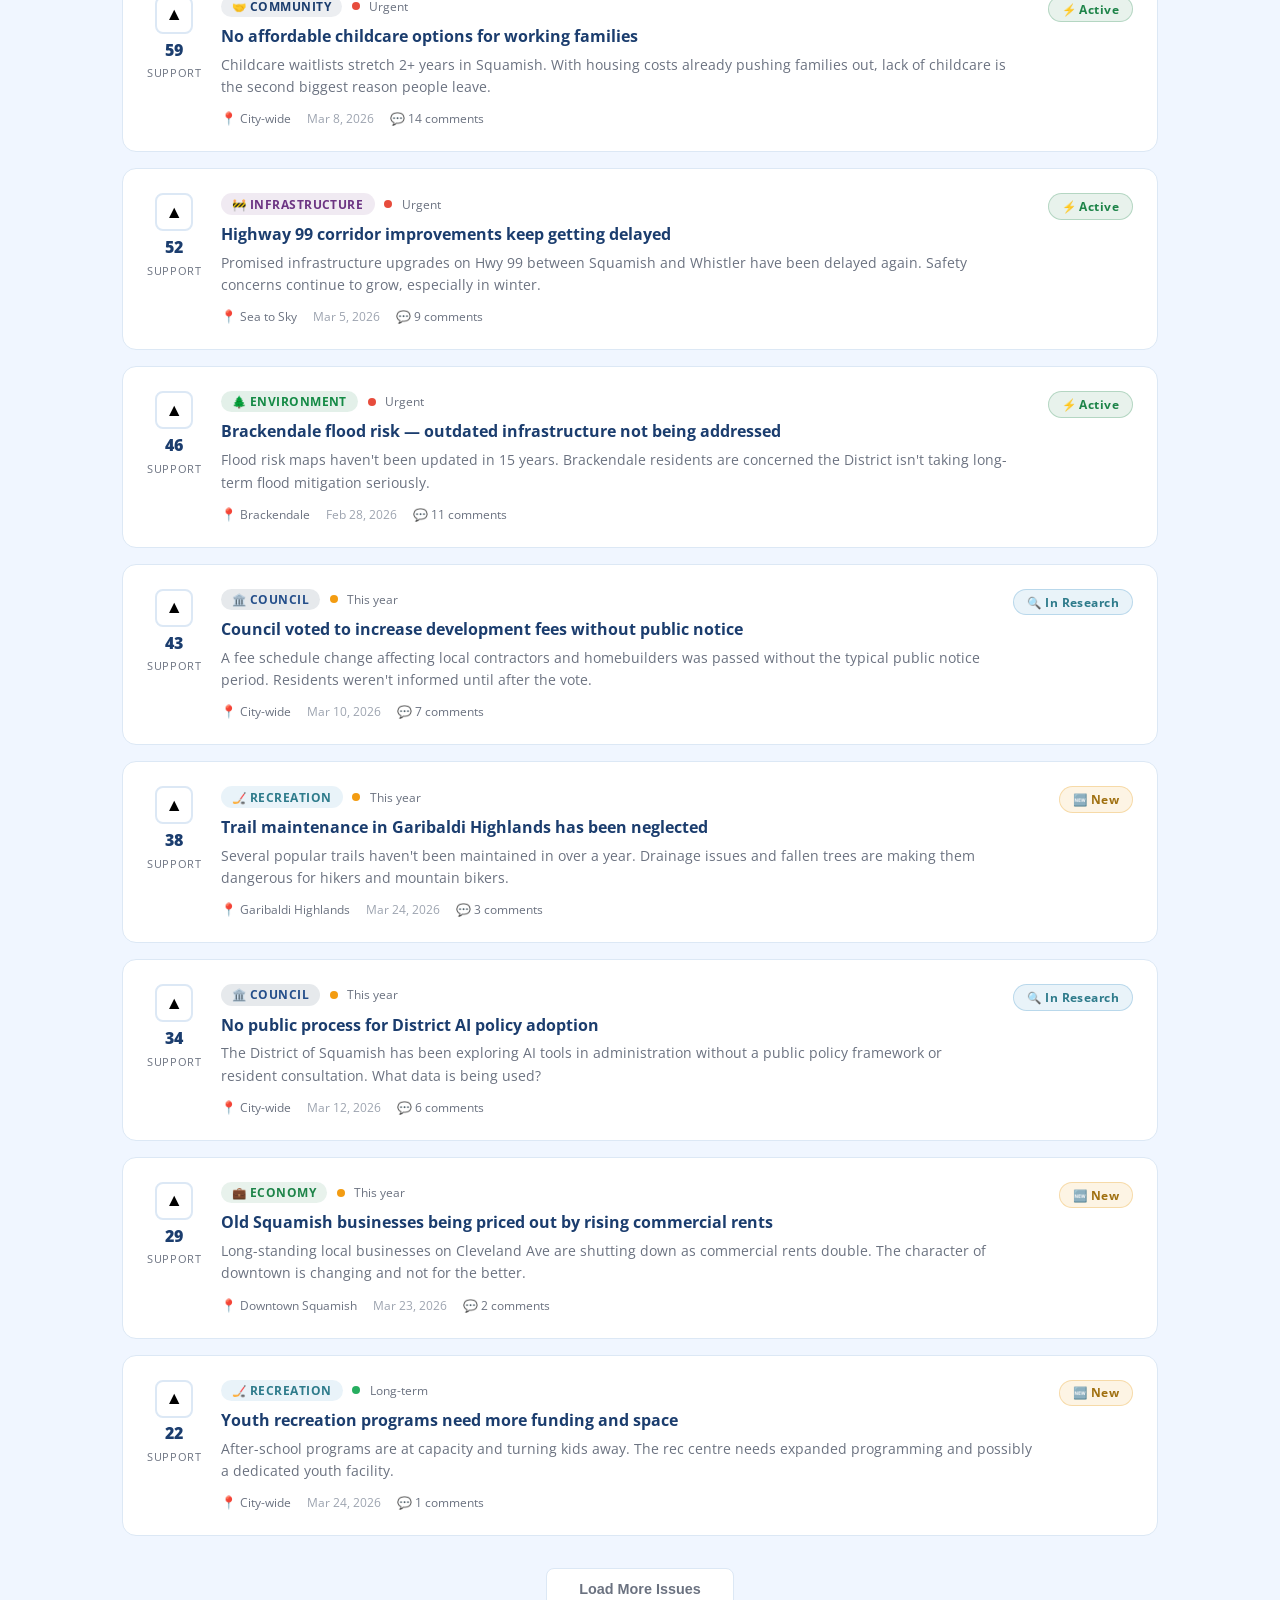
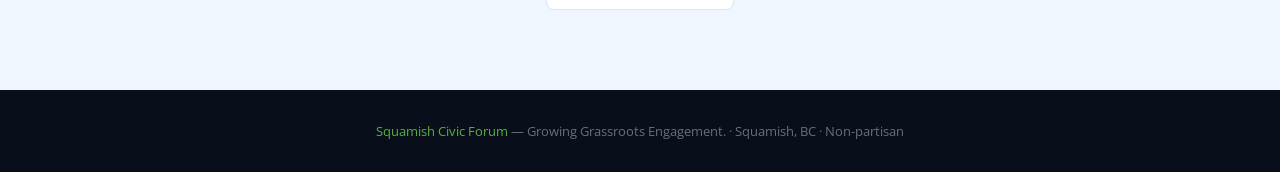
<file: tracker.html>
<!DOCTYPE html>
<html lang="en">
<head>
  <meta charset="UTF-8" />
  <meta name="viewport" content="width=device-width, initial-scale=1.0" />
  <title>Issues Tracker — Squamish Civic Forum</title>
  <meta name="description" content="Live tracker of community issues raised by Squamish residents. Research status, vote counts, and campaign updates." />
  <link rel="preconnect" href="https://fonts.googleapis.com" />
  <link href="https://fonts.googleapis.com/css2?family=Lora:wght@600;700&family=Open+Sans:wght@300;400;600;700;800&display=swap" rel="stylesheet" />
  <style>
    *, *::before, *::after { box-sizing: border-box; margin: 0; padding: 0; }
    :root {
      --navy: #1B3D6E; --blue: #244E8A; --sky: #2E7B8B; --gold: #5BAF3F;
      --green: #1e8449; --light: #f0f6ff; --white: #ffffff;
      --grey: #6b7280; --dark: #111827; --border: #dce8f5;
      --orange: #d35400; --purple: #6c3483;
    }
    html { scroll-behavior: smooth; }
    body { font-family: 'Open Sans', sans-serif; color: var(--dark); background: var(--light); }
    .nav-logo span { color: var(--gold); }
    .page-header {
      background: linear-gradient(135deg, var(--navy) 0%, var(--blue) 100%);
      padding: 70px 2rem 50px; text-align: center;
    }
    .page-header .label { font-size: 0.78rem; font-weight: 700; letter-spacing: 0.12em; text-transform: uppercase; color: var(--gold); margin-bottom: 0.75rem; display: block; }
    .page-header h1 { font-family: 'Lora', serif; font-size: clamp(2rem, 4vw, 3rem); color: white; margin-bottom: 1rem; }
    .page-header p { color: rgba(255,255,255,0.65); font-size: 1rem; max-width: 600px; margin: 0 auto 2rem; line-height: 1.7; }
    .header-stats { display: flex; gap: 2.5rem; justify-content: center; flex-wrap: wrap; }
    .hstat { text-align: center; }
    .hstat .n { font-family: 'Lora', serif; font-size: 2rem; font-weight: 700; color: var(--gold); display: block; }
    .hstat .l { font-size: 0.75rem; color: rgba(255,255,255,0.5); letter-spacing: 0.06em; text-transform: uppercase; }

    .tracker-wrap { max-width: 1100px; margin: 0 auto; padding: 2.5rem 2rem 5rem; }

    /* CONTROLS */
    .controls {
      display: flex; gap: 1rem; align-items: center; flex-wrap: wrap;
      margin-bottom: 2rem;
    }
    .search-wrap { flex: 1; min-width: 220px; position: relative; }
    .search-wrap input {
      width: 100%; padding: 0.75rem 1rem 0.75rem 2.8rem;
      border: 1.5px solid var(--border); border-radius: 8px;
      font-size: 0.95rem; background: var(--white); outline: none;
      transition: border-color 0.2s;
    }
    .search-wrap input:focus { border-color: var(--sky); }
    .search-wrap::before { content: '🔍'; position: absolute; left: 0.85rem; top: 50%; transform: translateY(-50%); font-size: 0.9rem; }
    .filter-tabs { display: flex; gap: 0.5rem; flex-wrap: wrap; }
    .filter-tab {
      padding: 0.55rem 1rem; border-radius: 100px;
      border: 1.5px solid var(--border); background: var(--white);
      font-size: 0.82rem; font-weight: 600; color: var(--grey);
      cursor: pointer; transition: all 0.2s;
    }
    .filter-tab:hover { border-color: var(--sky); color: var(--navy); }
    .filter-tab.active { background: var(--navy); color: white; border-color: var(--navy); }
    .sort-select {
      padding: 0.65rem 1rem; border: 1.5px solid var(--border); border-radius: 8px;
      font-size: 0.88rem; background: var(--white); color: var(--dark);
      outline: none; cursor: pointer;
    }
    .submit-btn {
      background: var(--gold); color: var(--navy); text-decoration: none;
      padding: 0.7rem 1.5rem; border-radius: 8px; font-size: 0.88rem; font-weight: 700;
      white-space: nowrap; transition: all 0.2s; display: inline-block;
    }
    .submit-btn:hover { background: #f0b030; }

    /* ISSUES GRID */
    .issues-list { display: flex; flex-direction: column; gap: 1rem; }

    .issue-row {
      background: var(--white); border: 1px solid var(--border); border-radius: 14px;
      padding: 1.5rem; transition: all 0.2s; cursor: pointer;
      display: grid; grid-template-columns: auto 1fr auto; gap: 1.2rem; align-items: start;
    }
    .issue-row:hover { box-shadow: 0 4px 20px rgba(15,42,74,0.1); border-color: var(--sky); transform: translateY(-1px); }

    .vote-col { display: flex; flex-direction: column; align-items: center; gap: 0.3rem; min-width: 52px; }
    .vote-btn {
      width: 38px; height: 38px; border-radius: 8px;
      border: 2px solid var(--border); background: var(--white);
      font-size: 1.1rem; cursor: pointer; transition: all 0.2s;
      display: flex; align-items: center; justify-content: center;
    }
    .vote-btn:hover { border-color: var(--sky); background: rgba(46,134,193,0.08); }
    .vote-btn.voted { border-color: var(--sky); background: rgba(46,134,193,0.12); }
    .vote-count { font-size: 1rem; font-weight: 800; color: var(--navy); }
    .vote-label { font-size: 0.68rem; color: var(--grey); text-transform: uppercase; letter-spacing: 0.06em; }

    .issue-main {}
    .issue-meta { display: flex; gap: 0.6rem; align-items: center; flex-wrap: wrap; margin-bottom: 0.5rem; }
    .cat-pill {
      padding: 0.2rem 0.7rem; border-radius: 100px;
      font-size: 0.72rem; font-weight: 700; letter-spacing: 0.04em; text-transform: uppercase;
    }
    .cat-development { background: rgba(211,84,0,0.1); color: var(--orange); }
    .cat-recreation { background: rgba(46,134,193,0.1); color: var(--sky); }
    .cat-economy { background: rgba(30,132,73,0.1); color: var(--green); }
    .cat-environment { background: rgba(30,132,73,0.12); color: #148a45; }
    .cat-infrastructure { background: rgba(108,52,131,0.1); color: var(--purple); }
    .cat-community { background: rgba(15,42,74,0.08); color: var(--navy); }
    .cat-housing { background: rgba(232,160,32,0.12); color: #a07010; }
    .cat-governance { background: rgba(15,42,74,0.1); color: var(--blue); }

    .urgency-dot {
      width: 8px; height: 8px; border-radius: 50%; flex-shrink: 0;
    }
    .urg-low { background: #27ae60; }
    .urg-medium { background: #f39c12; }
    .urg-high { background: #e74c3c; }
    .urg-now { background: #c0392b; animation: pulse 1.5s infinite; }
    @keyframes pulse { 0%,100%{opacity:1} 50%{opacity:0.4} }

    .issue-title { font-size: 1rem; font-weight: 700; color: var(--navy); margin-bottom: 0.4rem; line-height: 1.4; }
    .issue-desc { font-size: 0.87rem; color: var(--grey); line-height: 1.6; margin-bottom: 0.75rem; }
    .issue-footer { display: flex; gap: 1rem; align-items: center; flex-wrap: wrap; }
    .issue-neighbourhood { font-size: 0.78rem; color: var(--grey); }
    .issue-date { font-size: 0.75rem; color: #9ca3af; }

    .status-col { display: flex; flex-direction: column; gap: 0.5rem; align-items: flex-end; }
    .status-badge {
      padding: 0.3rem 0.8rem; border-radius: 100px;
      font-size: 0.72rem; font-weight: 700; letter-spacing: 0.04em; white-space: nowrap;
    }
    .status-new { background: rgba(232,160,32,0.12); color: #a07010; border: 1px solid rgba(232,160,32,0.3); }
    .status-research { background: rgba(46,134,193,0.1); color: var(--sky); border: 1px solid rgba(46,134,193,0.25); }
    .status-active { background: rgba(30,132,73,0.1); color: var(--green); border: 1px solid rgba(30,132,73,0.25); }
    .status-campaign { background: rgba(108,52,131,0.1); color: var(--purple); border: 1px solid rgba(108,52,131,0.25); }
    .status-resolved { background: rgba(15,42,74,0.06); color: var(--grey); border: 1px solid var(--border); }
    .comment-count { font-size: 0.75rem; color: var(--grey); }

    /* EMPTY STATE */
    .empty-state { text-align: center; padding: 4rem 2rem; color: var(--grey); }
    .empty-state .icon { font-size: 3rem; margin-bottom: 1rem; display: block; }

    /* LOAD MORE */
    .load-more { text-align: center; margin-top: 2rem; }
    .btn-load { background: var(--white); border: 1.5px solid var(--border); color: var(--grey); padding: 0.75rem 2rem; border-radius: 8px; font-size: 0.9rem; font-weight: 600; cursor: pointer; transition: all 0.2s; }
    .btn-load:hover { border-color: var(--navy); color: var(--navy); }

    /* CALL TO ACTION STRIP */
    .cta-strip {
      background: var(--navy); border-radius: 16px; padding: 2rem 2.5rem;
      display: flex; align-items: center; justify-content: space-between; gap: 2rem;
      flex-wrap: wrap; margin-bottom: 2rem;
    }
    .cta-strip h3 { font-family: 'Lora', serif; font-size: 1.3rem; color: white; margin-bottom: 0.3rem; }
    .cta-strip p { color: rgba(255,255,255,0.6); font-size: 0.88rem; }
    .cta-strip a { background: var(--gold); color: var(--navy); text-decoration: none; padding: 0.75rem 1.8rem; border-radius: 8px; font-weight: 700; font-size: 0.95rem; white-space: nowrap; transition: all 0.2s; }
    .cta-strip a:hover { background: #f0b030; }

    footer { background: #080f1a; color: rgba(255,255,255,0.4); padding: 2rem; text-align: center; font-size: 0.82rem; }
    footer a { color: var(--gold); text-decoration: none; }

    @media (max-width: 768px) {
      .issue-row { grid-template-columns: auto 1fr; }
      .status-col { display: none; }
      .nav-links li:not(:last-child) { display: none; }
    }
  </style>
</head>
<body>

<nav id="mainNav"></nav>

<div class="page-header">
  <span class="label">Community Issues Tracker</span>
  <h1>What Squamish is talking about</h1>
  <p>Every issue submitted by community members — tracked, researched, and reported on. This is your community's voice in real time.</p>
  <div style="margin-top:10px;"><span id="live-count-badge" style="background:rgba(91,175,63,0.25);color:#5BAF3F;border:1px solid rgba(91,175,63,0.4);padding:4px 14px;border-radius:20px;font-size:0.78rem;font-weight:700;letter-spacing:0.05em;">🟢 Loading live issues…</span></div>
  <div class="header-stats">
    <div class="hstat"><span class="n" id="totalCount">12</span><span class="l">Issues Tracked</span></div>
    <div class="hstat"><span class="n" id="activeCount">4</span><span class="l">In Research</span></div>
    <div class="hstat"><span class="n" id="voteCount">247</span><span class="l">Community Votes</span></div>
    <div class="hstat"><span class="n">8</span><span class="l">Categories</span></div>
  </div>
</div>

<div class="tracker-wrap">

  <div class="cta-strip">
    <div>
      <h3>Don't see your issue?</h3>
      <p>Submit it in 2 minutes — our research team reads every single one.</p>
    </div>
    <a href="submit.html">+ Submit an Issue →</a>
  </div>

  <!-- CONTROLS -->
  <div class="controls">
    <div class="search-wrap">
      <input type="text" id="searchInput" placeholder="Search issues…" oninput="filterIssues()" />
    </div>
    <div class="filter-tabs">
      <button class="filter-tab active" onclick="setFilter('all', this)">All</button>
      <button class="filter-tab" onclick="setFilter('development', this)">🏗️ Development</button>
      <button class="filter-tab" onclick="setFilter('recreation', this)">🏒 Recreation</button>
      <button class="filter-tab" onclick="setFilter('housing', this)">🏠 Housing</button>
      <button class="filter-tab" onclick="setFilter('environment', this)">🌲 Environment</button>
      <button class="filter-tab" onclick="setFilter('governance', this)">🏛️ Council</button>
    </div>
    <select class="sort-select" id="sortSelect" onchange="filterIssues()">
      <option value="votes">Most Supported</option>
      <option value="recent">Most Recent</option>
      <option value="urgent">Most Urgent</option>
      <option value="status">By Status</option>
    </select>
  </div>

  <!-- ISSUES LIST -->
  <div class="issues-list" id="issuesList"></div>

  <div class="load-more">
    <button class="btn-load" onclick="alert('All issues loaded. Submit yours above!')">Load More Issues</button>
  </div>

</div>

<footer>
  <a href="index.html">Squamish Civic Forum</a> — Growing Grassroots Engagement. · Squamish, BC · Non-partisan
</footer>

<script>
// ─── ISSUE DATA ───────────────────────────────────────────────────────────────
// In production: replace with Airtable API fetch or backend endpoint
const ISSUES = [
  {
    id: 1,
    title: "Brendan Park development proposals lack community consultation",
    desc: "Several development proposals for Brendan Park have advanced without meaningful input from residents who use the space daily. We need a full public review before any approvals.",
    category: "development",
    urgency: "high",
    status: "research",
    votes: 84,
    neighbourhood: "Valleycliffe / Downtown",
    date: "2026-03-20",
    comments: 12
  },
  {
    id: 2,
    title: "Squamish arena is overbooked — local families losing ice time",
    desc: "Hockey families report losing accessible ice time as demand grows but capacity hasn't kept pace. We need a second sheet of ice or a long-term arena strategy.",
    category: "recreation",
    urgency: "medium",
    status: "active",
    votes: 71,
    neighbourhood: "Garibaldi Highlands",
    date: "2026-03-18",
    comments: 8
  },
  {
    id: 3,
    title: "Rental housing is disappearing — vacancy rate near zero",
    desc: "Long-term renters are being displaced as investors convert rental stock to short-term or ownership units. The District needs a rental protection strategy now.",
    category: "housing",
    urgency: "now",
    status: "campaign",
    votes: 112,
    neighbourhood: "Downtown Squamish",
    date: "2026-03-15",
    comments: 21
  },
  {
    id: 4,
    title: "Squamish Spit access under threat from private development",
    desc: "Proposed development near the Spit could restrict public access to one of Squamish's most loved outdoor areas. Public consultation has been minimal.",
    category: "environment",
    urgency: "high",
    status: "research",
    votes: 67,
    neighbourhood: "Multiple areas",
    date: "2026-03-22",
    comments: 5
  },
  {
    id: 5,
    title: "Council voted to increase development fees without public notice",
    desc: "A fee schedule change affecting local contractors and homebuilders was passed without the typical public notice period. Residents weren't informed until after the vote.",
    category: "governance",
    urgency: "medium",
    status: "research",
    votes: 43,
    neighbourhood: "City-wide",
    date: "2026-03-10",
    comments: 7
  },
  {
    id: 6,
    title: "Trail maintenance in Garibaldi Highlands has been neglected",
    desc: "Several popular trails haven't been maintained in over a year. Drainage issues and fallen trees are making them dangerous for hikers and mountain bikers.",
    category: "recreation",
    urgency: "medium",
    status: "new",
    votes: 38,
    neighbourhood: "Garibaldi Highlands",
    date: "2026-03-24",
    comments: 3
  },
  {
    id: 7,
    title: "No affordable childcare options for working families",
    desc: "Childcare waitlists stretch 2+ years in Squamish. With housing costs already pushing families out, lack of childcare is the second biggest reason people leave.",
    category: "community",
    urgency: "high",
    status: "active",
    votes: 59,
    neighbourhood: "City-wide",
    date: "2026-03-08",
    comments: 14
  },
  {
    id: 8,
    title: "Highway 99 corridor improvements keep getting delayed",
    desc: "Promised infrastructure upgrades on Hwy 99 between Squamish and Whistler have been delayed again. Safety concerns continue to grow, especially in winter.",
    category: "infrastructure",
    urgency: "high",
    status: "active",
    votes: 52,
    neighbourhood: "Sea to Sky",
    date: "2026-03-05",
    comments: 9
  },
  {
    id: 9,
    title: "Old Squamish businesses being priced out by rising commercial rents",
    desc: "Long-standing local businesses on Cleveland Ave are shutting down as commercial rents double. The character of downtown is changing and not for the better.",
    category: "economy",
    urgency: "medium",
    status: "new",
    votes: 29,
    neighbourhood: "Downtown Squamish",
    date: "2026-03-23",
    comments: 2
  },
  {
    id: 10,
    title: "No public process for District AI policy adoption",
    desc: "The District of Squamish has been exploring AI tools in administration without a public policy framework or resident consultation. What data is being used?",
    category: "governance",
    urgency: "medium",
    status: "research",
    votes: 34,
    neighbourhood: "City-wide",
    date: "2026-03-12",
    comments: 6
  },
  {
    id: 11,
    title: "Brackendale flood risk — outdated infrastructure not being addressed",
    desc: "Flood risk maps haven't been updated in 15 years. Brackendale residents are concerned the District isn't taking long-term flood mitigation seriously.",
    category: "environment",
    urgency: "high",
    status: "active",
    votes: 46,
    neighbourhood: "Brackendale",
    date: "2026-02-28",
    comments: 11
  },
  {
    id: 12,
    title: "Youth recreation programs need more funding and space",
    desc: "After-school programs are at capacity and turning kids away. The rec centre needs expanded programming and possibly a dedicated youth facility.",
    category: "recreation",
    urgency: "low",
    status: "new",
    votes: 22,
    neighbourhood: "City-wide",
    date: "2026-03-24",
    comments: 1
  }
];

let activeFilter = 'all';
let votedIssues = new Set();

const CAT_LABELS = {
  development: { label: '🏗️ Development', cls: 'cat-development' },
  recreation: { label: '🏒 Recreation', cls: 'cat-recreation' },
  economy: { label: '💼 Economy', cls: 'cat-economy' },
  environment: { label: '🌲 Environment', cls: 'cat-environment' },
  infrastructure: { label: '🚧 Infrastructure', cls: 'cat-infrastructure' },
  community: { label: '🤝 Community', cls: 'cat-community' },
  housing: { label: '🏠 Housing', cls: 'cat-housing' },
  governance: { label: '🏛️ Council', cls: 'cat-governance' },
};
const URG_DOT = { low: 'urg-low', medium: 'urg-medium', high: 'urg-high', now: 'urg-now' };
const URG_LABEL = { low: 'Long-term', medium: 'This year', high: 'Urgent', now: '🚨 Right now' };
const STATUS_INFO = {
  new: { label: '🆕 New', cls: 'status-new' },
  research: { label: '🔍 In Research', cls: 'status-research' },
  active: { label: '⚡ Active', cls: 'status-active' },
  campaign: { label: '📣 Campaign', cls: 'status-campaign' },
  resolved: { label: '✅ Resolved', cls: 'status-resolved' },
};

function setFilter(cat, el) {
  activeFilter = cat;
  document.querySelectorAll('.filter-tab').forEach(t => t.classList.remove('active'));
  el.classList.add('active');
  filterIssues();
}

function filterIssues() {
  const q = document.getElementById('searchInput').value.toLowerCase();
  const sort = document.getElementById('sortSelect').value;

  let filtered = ISSUES.filter(i => {
    const matchCat = activeFilter === 'all' || i.category === activeFilter;
    const matchSearch = !q || i.title.toLowerCase().includes(q) || i.desc.toLowerCase().includes(q) || i.neighbourhood.toLowerCase().includes(q);
    return matchCat && matchSearch;
  });

  if (sort === 'votes') filtered.sort((a,b) => b.votes - a.votes);
  else if (sort === 'recent') filtered.sort((a,b) => new Date(b.date) - new Date(a.date));
  else if (sort === 'urgent') {
    const urgOrder = { now:0, high:1, medium:2, low:3 };
    filtered.sort((a,b) => urgOrder[a.urgency] - urgOrder[b.urgency]);
  } else if (sort === 'status') {
    const sOrder = { campaign:0, active:1, research:2, new:3, resolved:4 };
    filtered.sort((a,b) => sOrder[a.status] - sOrder[b.status]);
  }

  renderIssues(filtered);
}

function renderIssues(list) {
  const el = document.getElementById('issuesList');
  if (!list.length) {
    el.innerHTML = '<div class="empty-state"><span class="icon">🔍</span><p>No issues match your search. <a href="submit.html" style="color:var(--sky)">Submit one →</a></p></div>';
    return;
  }
  el.innerHTML = list.map(issue => {
    const cat = CAT_LABELS[issue.category] || { label: issue.category, cls: '' };
    const urg = URG_DOT[issue.urgency] || 'urg-low';
    const st = STATUS_INFO[issue.status] || STATUS_INFO.new;
    const voted = votedIssues.has(issue.id);
    const dateStr = new Date(issue.date).toLocaleDateString('en-CA', { month: 'short', day: 'numeric', year: 'numeric' });
    return `
      <div class="issue-row" id="issue-${issue.id}">
        <div class="vote-col">
          <button class="vote-btn ${voted ? 'voted' : ''}" onclick="vote(${issue.id}, event)" title="Support this issue">▲</button>
          <span class="vote-count" id="votes-${issue.id}">${issue.votes}</span>
          <span class="vote-label">support</span>
        </div>
        <div class="issue-main">
          <div class="issue-meta">
            <span class="cat-pill ${cat.cls}">${cat.label}</span>
            <span class="urgency-dot ${urg}" title="${URG_LABEL[issue.urgency]}"></span>
            <span style="font-size:0.75rem; color:var(--grey);">${URG_LABEL[issue.urgency]}</span>
          </div>
          <div class="issue-title">${issue.title}</div>
          <div class="issue-desc">${issue.desc}</div>
          <div class="issue-footer">
            <span class="issue-neighbourhood">📍 ${issue.neighbourhood}</span>
            <span class="issue-date">${dateStr}</span>
            <span class="comment-count">💬 ${issue.comments} comments</span>
          </div>
        </div>
        <div class="status-col">
          <span class="status-badge ${st.cls}">${st.label}</span>
        </div>
      </div>
    `;
  }).join('');
}

function vote(id, e) {
  e.stopPropagation();
  const issue = ISSUES.find(i => i.id === id);
  if (!issue) return;
  if (votedIssues.has(id)) {
    votedIssues.delete(id);
    issue.votes--;
    document.querySelector(`#issue-${id} .vote-btn`).classList.remove('voted');
  } else {
    votedIssues.add(id);
    issue.votes++;
    document.querySelector(`#issue-${id} .vote-btn`).classList.add('voted');
  }
  document.getElementById(`votes-${id}`).textContent = issue.votes;
  // TODO: persist vote to backend
}

// ── LOAD LIVE ISSUES FROM SUPABASE STORAGE ─────────────────
const SB_PUBLIC_ISSUES = 'https://dfcsqpgltjlbzdwxughu.supabase.co/storage/v1/object/public/scf-issues/index.json';

async function loadLiveIssues() {
  try {
    const res = await fetch(SB_PUBLIC_ISSUES + '?t=' + Date.now());
    if (!res.ok) return;
    const live = await res.json();
    if (!live || !live.length) return;

    // Map live issues to the same format as static ISSUES
    const mapped = live.map((iss, i) => ({
      id: 90000 + i,
      title: iss.title,
      desc: iss.description || '',
      category: (iss.category || 'community').toLowerCase(),
      urgency: iss.urgency || 'medium',
      status: iss.status || 'new',
      votes: 0,
      neighbourhood: iss.neighbourhood || 'Squamish',
      date: iss.created_at ? iss.created_at.split('T')[0] : new Date().toISOString().split('T')[0],
      comments: 0,
      live: true
    }));

    // Prepend live issues (they go to the top)
    ISSUES.unshift(...mapped);

    // Update the live badge count
    const badge = document.getElementById('live-count-badge');
    if (badge) badge.textContent = live.length + ' live';
  } catch(e) { /* non-blocking */ }
  filterIssues();
}

// Init
loadLiveIssues();
</script>
<script src="nav.js"></script>
</body>
</html>
</file>
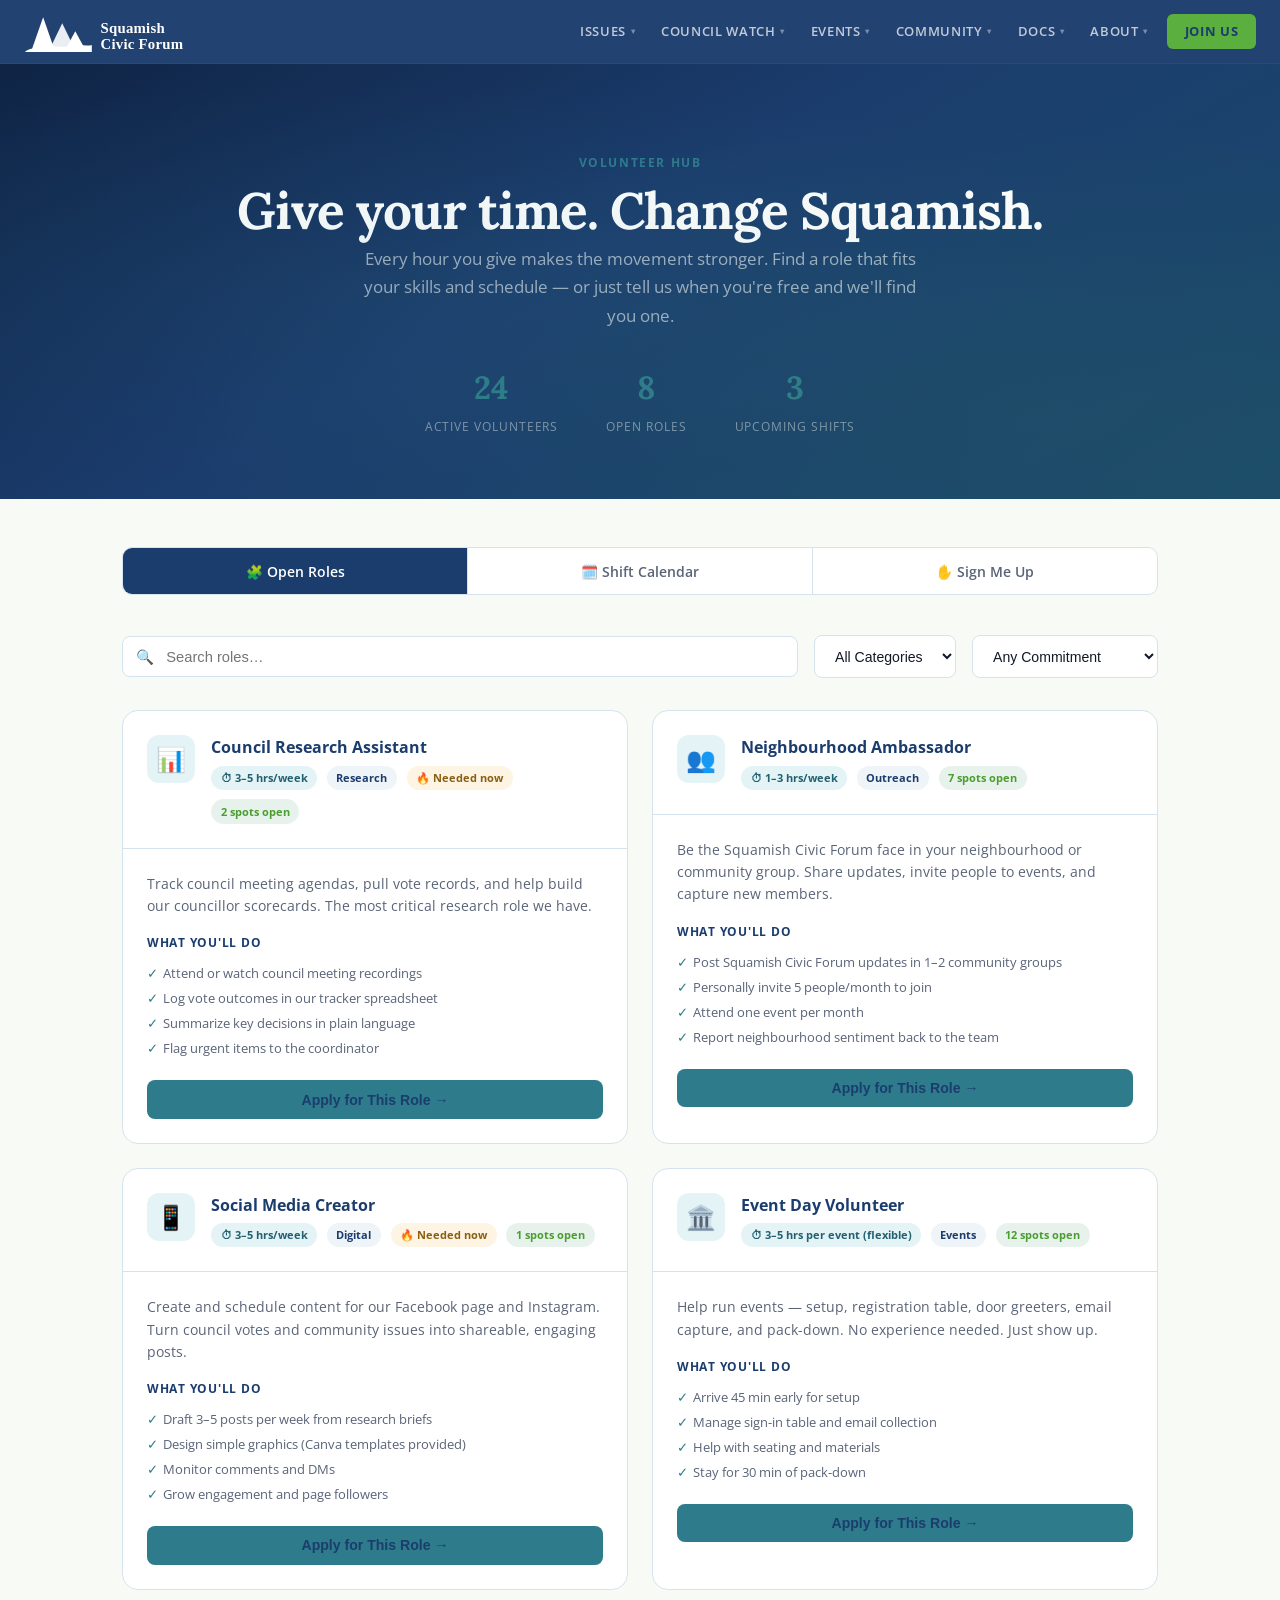
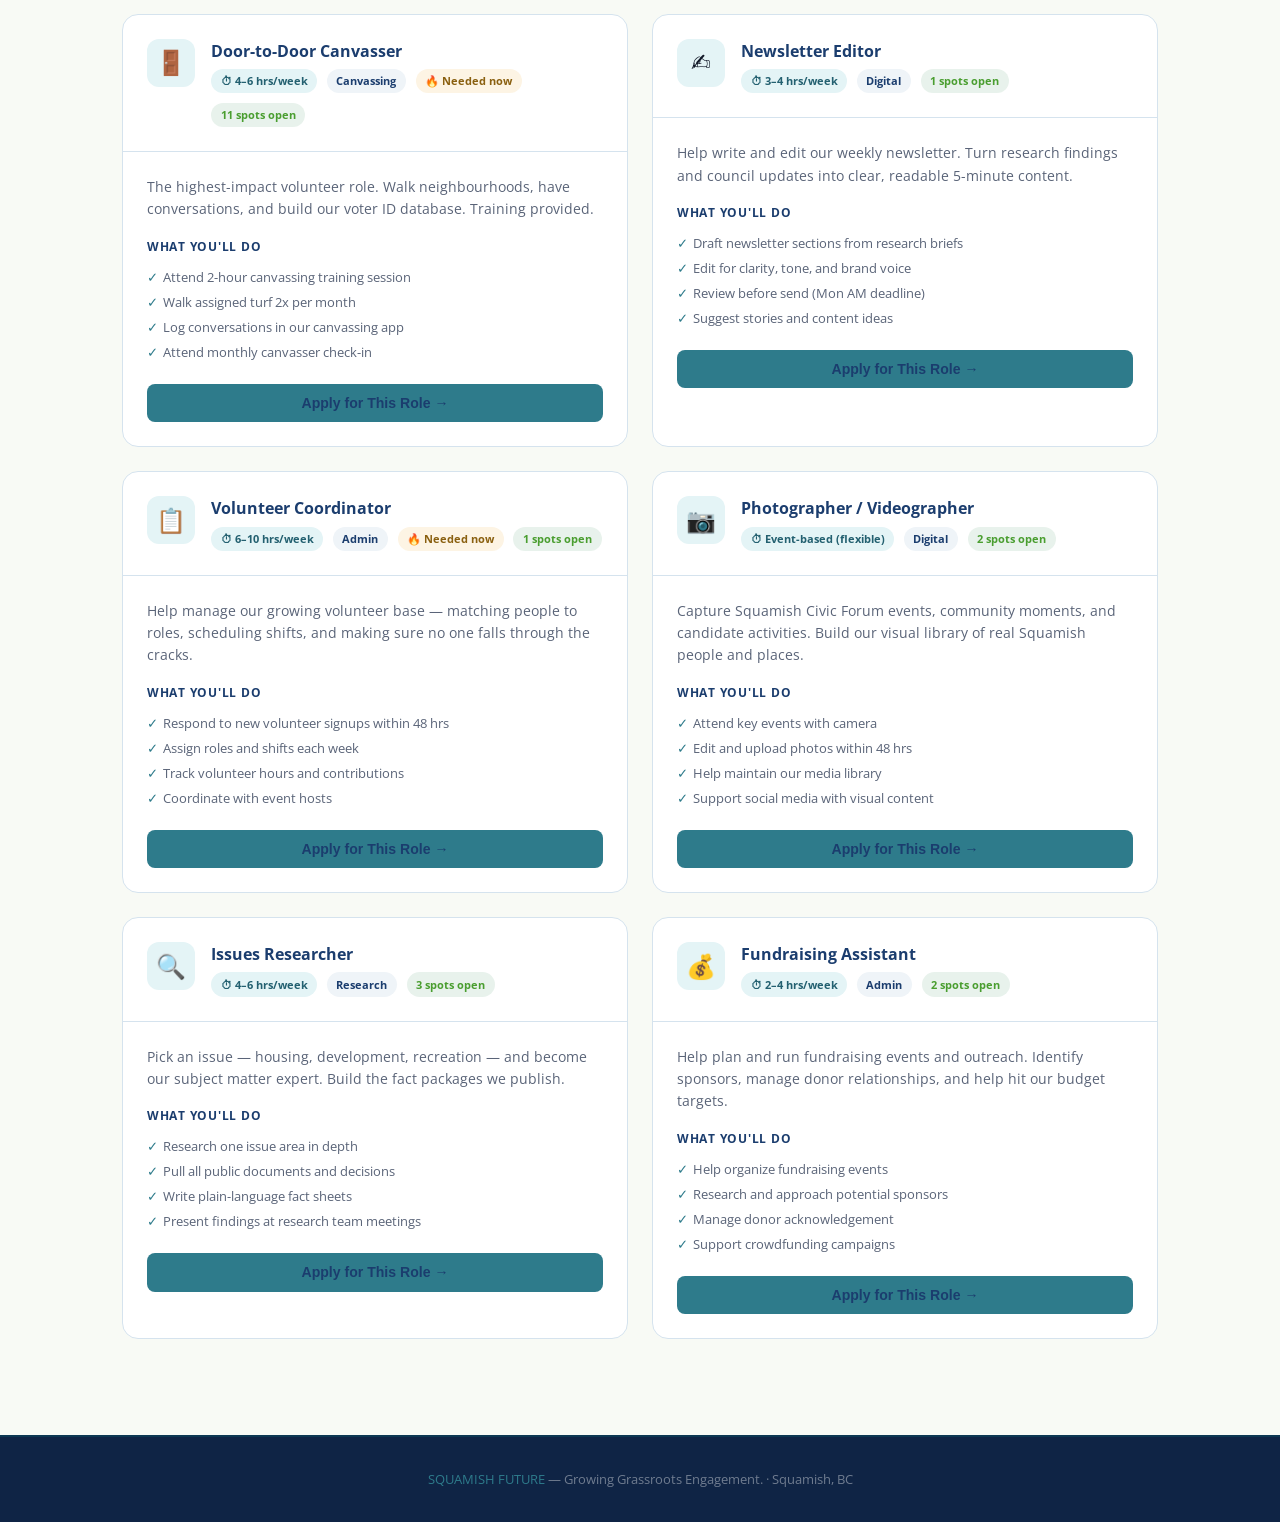
<file: volunteer.html>
<!DOCTYPE html>
<html lang="en">
<head>
  <meta charset="UTF-8" />
  <meta name="viewport" content="width=device-width, initial-scale=1.0" />
  <title>Volunteer — SQUAMISH FUTURE</title>
  <link rel="stylesheet" href="brand.css" />
  <style>
    .page-hero { padding: 90px 2rem 60px; text-align: center; }
    .page-hero h1 { color: var(--white); margin-bottom: 0.4rem; }
    .page-hero p { color: rgba(255,255,255,0.6); font-size: 1.05rem; max-width: 560px; margin: 0 auto 2rem; line-height: 1.7; }
    .hero-stats { display: flex; gap: 3rem; justify-content: center; flex-wrap: wrap; }
    .hstat .n { font-family: var(--font-display); font-size: 2rem; font-weight: 900; color: var(--teal); display: block; }
    .hstat .l { font-size: 0.72rem; color: rgba(255,255,255,0.45); letter-spacing: 0.08em; text-transform: uppercase; }

    .main { max-width: 1100px; margin: 0 auto; padding: 3rem 2rem 6rem; }

    .tab-nav { display: flex; gap: 0; border: 1.5px solid var(--border); border-radius: 10px; overflow: hidden; margin-bottom: 2.5rem; background: var(--white); }
    .tab-btn { flex: 1; padding: 0.85rem 1rem; border: none; background: none; font-family: var(--font-body); font-size: 0.85rem; font-weight: 600; color: var(--grey); cursor: pointer; transition: all 0.2s; border-right: 1px solid var(--border); text-align: center; }
    .tab-btn:last-child { border-right: none; }
    .tab-btn.active { background: var(--navy); color: var(--white); }
    .tab-btn:hover:not(.active) { background: var(--light); color: var(--navy); }
    .tab-panel { display: none; }
    .tab-panel.active { display: block; }

    /* ROLES */
    .roles-controls { display: flex; gap: 1rem; flex-wrap: wrap; margin-bottom: 2rem; align-items: center; }
    .search-wrap { flex: 1; min-width: 200px; position: relative; }
    .search-wrap::before { content: '🔍'; position: absolute; left: 0.85rem; top: 50%; transform: translateY(-50%); font-size: 0.9rem; }
    .search-wrap input { width: 100%; padding: 0.72rem 1rem 0.72rem 2.7rem; border: 1.5px solid var(--border); border-radius: 8px; font-size: 0.92rem; outline: none; transition: border-color 0.2s; }
    .search-wrap input:focus { border-color: var(--teal); }
    .filter-select { padding: 0.72rem 1rem; border: 1.5px solid var(--border); border-radius: 8px; font-size: 0.88rem; outline: none; background: var(--white); color: var(--dark); cursor: pointer; }

    .roles-grid { display: grid; grid-template-columns: repeat(2, 1fr); gap: 1.5rem; }
    .role-card { background: var(--white); border: 1px solid var(--border); border-radius: 16px; overflow: hidden; transition: all 0.22s; }
    .role-card:hover { box-shadow: var(--shadow-md); border-color: rgba(0,196,179,0.3); transform: translateY(-2px); }
    .role-header { padding: 1.5rem; border-bottom: 1px solid var(--border); display: flex; align-items: flex-start; gap: 1rem; }
    .role-icon { width: 48px; height: 48px; border-radius: 12px; background: var(--teal-light); display: flex; align-items: center; justify-content: center; font-size: 1.5rem; flex-shrink: 0; }
    .role-title-wrap { flex: 1; }
    .role-title { font-size: 1rem; font-weight: 700; color: var(--navy); margin-bottom: 0.3rem; }
    .role-meta { display: flex; gap: 0.6rem; flex-wrap: wrap; }
    .role-tag { font-size: 0.7rem; font-weight: 700; padding: 0.2rem 0.6rem; border-radius: 100px; }
    .tag-hours { background: var(--teal-light); color: var(--teal-dark); }
    .tag-skill { background: var(--light); color: var(--navy); }
    .tag-urgency { background: rgba(232,160,32,0.12); color: #8a6010; }
    .tag-open { background: rgba(30,132,73,0.1); color: var(--green); }
    .tag-full { background: var(--light); color: var(--grey); }

    .role-body { padding: 1.5rem; }
    .role-desc { font-size: 0.87rem; color: var(--grey); line-height: 1.6; margin-bottom: 1rem; }
    .role-tasks { margin-bottom: 1.2rem; }
    .role-tasks h5 { font-size: 0.78rem; font-weight: 700; color: var(--navy); text-transform: uppercase; letter-spacing: 0.06em; margin-bottom: 0.5rem; }
    .role-tasks ul { list-style: none; }
    .role-tasks li { font-size: 0.83rem; color: var(--grey); padding: 0.2rem 0 0.2rem 1rem; position: relative; line-height: 1.4; }
    .role-tasks li::before { content: '✓'; position: absolute; left: 0; color: var(--teal); font-weight: 700; }
    .role-footer { display: flex; gap: 0.75rem; align-items: center; }
    .btn-apply { flex: 1; background: var(--teal); color: var(--navy); border: none; padding: 0.7rem 1rem; border-radius: 8px; font-size: 0.88rem; font-weight: 700; cursor: pointer; transition: all 0.2s; }
    .btn-apply:hover { background: var(--teal-dark); box-shadow: var(--shadow-teal); }
    .btn-apply:disabled { background: var(--border); color: var(--grey); cursor: not-allowed; }
    .spots-count { font-size: 0.78rem; color: var(--grey); white-space: nowrap; }

    /* CALENDAR BOOKING */
    .cal-layout { display: grid; grid-template-columns: 1fr 340px; gap: 2rem; align-items: start; }
    .cal-card { background: var(--white); border: 1px solid var(--border); border-radius: 16px; overflow: hidden; }
    .cal-header { background: var(--navy); padding: 1.2rem 1.5rem; display: flex; align-items: center; justify-content: space-between; }
    .cal-header h3 { color: white; font-size: 1rem; font-weight: 700; }
    .cal-nav button { background: rgba(255,255,255,0.1); border: 1px solid rgba(255,255,255,0.2); color: white; width: 30px; height: 30px; border-radius: 6px; cursor: pointer; font-size: 0.9rem; transition: all 0.2s; margin-left: 0.4rem; }
    .cal-nav button:hover { background: rgba(0,196,179,0.2); }
    .cal-days-header { display: grid; grid-template-columns: repeat(7,1fr); background: var(--light); border-bottom: 1px solid var(--border); }
    .cal-days-header div { padding: 0.5rem; text-align: center; font-size: 0.7rem; font-weight: 700; letter-spacing: 0.06em; text-transform: uppercase; color: var(--grey); }
    .cal-body { display: grid; grid-template-columns: repeat(7,1fr); }
    .cal-cell { min-height: 80px; border-right: 1px solid var(--border); border-bottom: 1px solid var(--border); padding: 0.5rem; cursor: pointer; transition: background 0.15s; }
    .cal-cell:nth-child(7n) { border-right: none; }
    .cal-cell:hover { background: var(--teal-light); }
    .cal-cell.today { background: rgba(0,196,179,0.05); }
    .cal-cell.other-month { opacity: 0.4; }
    .cal-cell.selected { background: var(--teal-light); border: 2px solid var(--teal); }
    .cell-num { font-size: 0.8rem; font-weight: 600; color: var(--dark); display: inline-flex; align-items: center; justify-content: center; width: 24px; height: 24px; border-radius: 50%; }
    .cal-cell.today .cell-num { background: var(--teal); color: var(--navy); font-weight: 800; }
    .slot-dot { font-size: 0.65rem; margin-top: 0.15rem; padding: 0.1rem 0.35rem; border-radius: 3px; white-space: nowrap; overflow: hidden; text-overflow: ellipsis; }
    .slot-open { background: rgba(30,132,73,0.12); color: var(--green); font-weight: 600; }
    .slot-full { background: var(--light); color: var(--grey); }
    .slot-mine { background: rgba(0,196,179,0.15); color: var(--teal-dark); font-weight: 700; }

    /* TIME SLOTS SIDEBAR */
    .slots-sidebar { }
    .slots-card { background: var(--white); border: 1px solid var(--border); border-radius: 14px; overflow: hidden; margin-bottom: 1.2rem; }
    .slots-card-header { background: var(--navy); padding: 1rem 1.2rem; }
    .slots-card-header h4 { color: white; font-size: 0.9rem; font-weight: 700; }
    .slots-card-header p { color: rgba(255,255,255,0.5); font-size: 0.78rem; margin-top: 0.15rem; }
    .slot-list { padding: 0.75rem; display: flex; flex-direction: column; gap: 0.5rem; }
    .slot-item { display: flex; align-items: center; justify-content: space-between; padding: 0.75rem 1rem; border-radius: 8px; border: 1.5px solid var(--border); transition: all 0.2s; cursor: pointer; }
    .slot-item:hover { border-color: var(--teal); background: var(--teal-light); }
    .slot-item.booked-me { border-color: var(--teal); background: var(--teal-light); }
    .slot-item.slot-unavail { opacity: 0.5; cursor: not-allowed; }
    .slot-item.slot-unavail:hover { border-color: var(--border); background: none; }
    .slot-time { font-size: 0.85rem; font-weight: 700; color: var(--navy); }
    .slot-info { font-size: 0.75rem; color: var(--grey); }
    .slot-status { font-size: 0.72rem; font-weight: 700; padding: 0.2rem 0.6rem; border-radius: 100px; }
    .st-open { background: rgba(30,132,73,0.1); color: var(--green); }
    .st-full { background: var(--light); color: var(--grey); }
    .st-mine { background: var(--teal-light); color: var(--teal-dark); }
    .book-btn { width: 100%; background: var(--navy); color: white; border: none; padding: 0.85rem; border-radius: 8px; font-size: 0.9rem; font-weight: 700; cursor: pointer; transition: all 0.2s; margin-top: 0.5rem; }
    .book-btn:hover { background: var(--navy-mid); }

    /* REGISTER / PROFILE */
    .reg-layout { display: grid; grid-template-columns: 1fr 320px; gap: 2rem; align-items: start; }
    .reg-form-card { background: var(--white); border: 1px solid var(--border); border-radius: 20px; padding: 2.5rem; box-shadow: var(--shadow-md); }
    .reg-form-card h3 { font-family: var(--font-display); font-size: 1.4rem; color: var(--navy); margin-bottom: 0.4rem; }
    .reg-form-card > p { color: var(--grey); font-size: 0.88rem; margin-bottom: 2rem; }

    .sf-field { margin-bottom: 1rem; }
    .sf-field label { display: block; font-size: 0.83rem; font-weight: 600; color: var(--navy); margin-bottom: 0.35rem; }
    .sf-field input, .sf-field select, .sf-field textarea { width: 100%; padding: 0.75rem 1rem; border: 1.5px solid var(--border); border-radius: 8px; font-size: 0.93rem; font-family: var(--font-body); color: var(--dark); background: var(--white); outline: none; transition: border-color 0.2s, box-shadow 0.2s; }
    .sf-field input:focus, .sf-field select:focus, .sf-field textarea:focus { border-color: var(--teal); box-shadow: 0 0 0 3px rgba(0,196,179,0.1); }
    .sf-field textarea { resize: vertical; min-height: 80px; }
    .field-row { display: grid; grid-template-columns: 1fr 1fr; gap: 1rem; }
    .form-section-lbl { font-size: 0.72rem; font-weight: 700; letter-spacing: 0.12em; text-transform: uppercase; color: var(--teal); margin: 1.5rem 0 0.75rem; display: block; }

    .skills-grid { display: grid; grid-template-columns: repeat(3,1fr); gap: 0.5rem; margin-bottom: 1rem; }
    .skill-opt { display: none; }
    .skill-lbl { padding: 0.55rem 0.5rem; border: 1.5px solid var(--border); border-radius: 8px; cursor: pointer; font-size: 0.78rem; font-weight: 600; color: var(--grey); text-align: center; transition: all 0.2s; background: var(--white); }
    .skill-opt:checked + .skill-lbl { border-color: var(--teal); background: var(--teal-light); color: var(--navy); }

    .avail-grid { display: grid; grid-template-columns: repeat(4,1fr); gap: 0.5rem; margin-bottom: 1rem; }
    .avail-opt { display: none; }
    .avail-lbl { padding: 0.55rem 0.4rem; border: 1.5px solid var(--border); border-radius: 8px; cursor: pointer; font-size: 0.75rem; font-weight: 600; color: var(--grey); text-align: center; transition: all 0.2s; line-height: 1.3; background: var(--white); }
    .avail-opt:checked + .avail-lbl { border-color: var(--teal); background: var(--teal-light); color: var(--navy); }

    .submit-btn { width: 100%; background: var(--teal); color: var(--navy); border: none; padding: 0.95rem; border-radius: 8px; font-size: 1rem; font-weight: 800; cursor: pointer; transition: all 0.2s; letter-spacing: 0.02em; }
    .submit-btn:hover { background: var(--teal-dark); box-shadow: var(--shadow-teal); transform: translateY(-1px); }

    .reg-sidebar {}
    .sidebar-card { background: var(--white); border: 1px solid var(--border); border-radius: 14px; padding: 1.5rem; margin-bottom: 1.2rem; }
    .sidebar-card h4 { font-size: 0.9rem; font-weight: 700; color: var(--navy); margin-bottom: 0.6rem; }
    .sidebar-card p { font-size: 0.82rem; color: var(--grey); line-height: 1.55; }
    .sidebar-card ul { list-style: none; margin-top: 0.5rem; }
    .sidebar-card ul li { font-size: 0.82rem; color: var(--grey); padding: 0.2rem 0 0.2rem 1rem; position: relative; }
    .sidebar-card ul li::before { content: '→'; position: absolute; left: 0; color: var(--teal); }

    /* MODAL */
    .modal-overlay { display: none; position: fixed; inset: 0; background: rgba(15,42,74,0.75); z-index: 999; align-items: center; justify-content: center; padding: 1rem; }
    .modal-overlay.active { display: flex; }
    .modal { background: white; border-radius: 20px; max-width: 480px; width: 100%; box-shadow: 0 20px 60px rgba(0,0,0,0.3); }
    .modal-header { background: var(--navy); padding: 1.5rem 2rem; border-radius: 20px 20px 0 0; }
    .modal-header h3 { color: white; font-size: 1.05rem; font-weight: 700; }
    .modal-header p { color: rgba(255,255,255,0.5); font-size: 0.82rem; margin-top: 0.2rem; }
    .modal-body { padding: 2rem; }
    .modal-close { float: right; background: rgba(255,255,255,0.1); border: none; color: white; width: 30px; height: 30px; border-radius: 6px; cursor: pointer; font-size: 1rem; }
    .confirm-btn { width: 100%; background: var(--teal); color: var(--navy); border: none; padding: 0.9rem; border-radius: 8px; font-size: 1rem; font-weight: 800; cursor: pointer; transition: all 0.2s; margin-top: 1rem; }
    .confirm-btn:hover { background: var(--teal-dark); }

    footer { background: var(--navy-dark); color: rgba(255,255,255,0.4); padding: 2rem; text-align: center; font-size: 0.82rem; border-top: 2px solid rgba(0,196,179,0.12); }
    footer a { color: var(--teal); text-decoration: none; }

    @media (max-width: 900px) { .cal-layout, .reg-layout { grid-template-columns: 1fr; } }
    @media (max-width: 700px) { .roles-grid { grid-template-columns: 1fr; } .skills-grid { grid-template-columns: repeat(2,1fr); } .avail-grid { grid-template-columns: repeat(2,1fr); } }
    @media (max-width: 500px) { .tab-btn { font-size: 0.75rem; padding: 0.6rem 0.3rem; } .sf-nav-links li:not(:last-child) { display: none; } }
  </style>
</head>
<body>

<nav class="sf-nav" id="mainNav"></nav>

<!-- HERO -->
<div class="hero-bg page-hero">
  <span class="section-label" style="display:block; text-align:center; margin-bottom:0.75rem;">Volunteer Hub</span>
  <h1 class="display display-md">Give your time. Change Squamish.</h1>
  <p>Every hour you give makes the movement stronger. Find a role that fits your skills and schedule — or just tell us when you're free and we'll find you one.</p>
  <div class="hero-stats" style="margin-top:2rem;">
    <div class="hstat"><span class="n">24</span><span class="l">Active Volunteers</span></div>
    <div class="hstat"><span class="n">8</span><span class="l">Open Roles</span></div>
    <div class="hstat"><span class="n">3</span><span class="l">Upcoming Shifts</span></div>
  </div>
</div>

<div class="main">

  <div class="tab-nav">
    <button class="tab-btn active" id="tab-roles" onclick="switchTab('roles')">🧩 Open Roles</button>
    <button class="tab-btn" id="tab-calendar" onclick="switchTab('calendar')">🗓️ Shift Calendar</button>
    <button class="tab-btn" id="tab-register" onclick="switchTab('register')">✋ Sign Me Up</button>
  </div>

  <!-- ── TAB 1: OPEN ROLES ── -->
  <div class="tab-panel active" id="panel-roles">
    <div class="roles-controls">
      <div class="search-wrap"><input type="text" placeholder="Search roles…" oninput="filterRoles(this.value)" /></div>
      <select class="filter-select" onchange="filterRoleType(this.value)">
        <option value="all">All Categories</option>
        <option value="research">Research</option>
        <option value="outreach">Outreach</option>
        <option value="events">Events</option>
        <option value="digital">Digital</option>
        <option value="canvassing">Canvassing</option>
        <option value="admin">Admin</option>
      </select>
      <select class="filter-select" onchange="filterRoleCommit(this.value)">
        <option value="all">Any Commitment</option>
        <option value="low">Low (1–3 hrs/wk)</option>
        <option value="medium">Medium (3–6 hrs/wk)</option>
        <option value="high">High (6+ hrs/wk)</option>
      </select>
    </div>
    <div class="roles-grid" id="rolesGrid"></div>
  </div>

  <!-- ── TAB 2: SHIFT CALENDAR ── -->
  <div class="tab-panel" id="panel-calendar">
    <div class="cal-layout">
      <div>
        <div class="cal-card">
          <div class="cal-header">
            <h3 id="volCalTitle">April 2026</h3>
            <div class="cal-nav">
              <button onclick="changeVolMonth(-1)">‹</button>
              <button onclick="changeVolMonth(1)">›</button>
            </div>
          </div>
          <div class="cal-days-header">
            <div>Sun</div><div>Mon</div><div>Tue</div><div>Wed</div><div>Thu</div><div>Fri</div><div>Sat</div>
          </div>
          <div class="cal-body" id="volCalBody"></div>
        </div>
        <p style="font-size:0.8rem; color:var(--grey); margin-top:1rem;">Click a date to see available shifts. Click a shift to book your spot.</p>
      </div>

      <div class="slots-sidebar">
        <div class="slots-card">
          <div class="slots-card-header">
            <h4 id="selectedDateLabel">Select a date</h4>
            <p id="selectedDateSub">Click a date on the calendar to see available shifts</p>
          </div>
          <div class="slot-list" id="slotList">
            <p style="font-size:0.83rem; color:var(--grey); padding:0.5rem; text-align:center;">No date selected</p>
          </div>
        </div>
        <div class="sidebar-card">
          <h4>📋 Your Upcoming Shifts</h4>
          <div id="myShifts" style="font-size:0.83rem; color:var(--grey); margin-top:0.5rem;">
            <p>No shifts booked yet. Click a date and sign up!</p>
          </div>
        </div>
        <div class="sidebar-card">
          <h4>💡 How it works</h4>
          <p>1. Pick a date<br>2. Choose a time slot<br>3. We assign you a role based on your skills<br>4. You get a confirmation email with details</p>
        </div>
      </div>
    </div>
  </div>

  <!-- ── TAB 3: REGISTER ── -->
  <div class="tab-panel" id="panel-register">
    <div class="reg-layout">
      <div class="reg-form-card">
        <h3>Join the Volunteer Register</h3>
        <p>Tell us who you are and what you can do. We'll match you to roles and shifts that fit your schedule — and reach out when we need you.</p>

        <span class="form-section-lbl">About You</span>
        <div class="field-row">
          <div class="sf-field"><label>First Name</label><input type="text" placeholder="First name" /></div>
          <div class="sf-field"><label>Last Name</label><input type="text" placeholder="Last name" /></div>
        </div>
        <div class="field-row">
          <div class="sf-field"><label>Email</label><input type="email" placeholder="your@email.com" /></div>
          <div class="sf-field"><label>Phone</label><input type="tel" placeholder="(250) 000-0000" /></div>
        </div>
        <div class="field-row">
          <div class="sf-field"><label>Neighbourhood</label>
            <select><option>Select area</option><option>Downtown Squamish</option><option>Garibaldi Highlands</option><option>Brackendale</option><option>Valleycliffe</option><option>Dentville</option><option>Other</option></select>
          </div>
          <div class="sf-field"><label>How long in Squamish?</label>
            <select><option>Select</option><option>Under 1 year</option><option>1–3 years</option><option>3–10 years</option><option>10–20 years</option><option>20+ years</option></select>
          </div>
        </div>
        <div class="sf-field"><label>Community groups you're part of (optional)</label>
          <input type="text" placeholder="SCORA, hockey club, church, business group…" />
        </div>

        <span class="form-section-lbl">Your Skills</span>
        <p style="font-size:0.82rem; color:var(--grey); margin-bottom:0.75rem;">Check everything that applies — don't undersell yourself.</p>
        <div class="skills-grid">
          <input type="checkbox" id="sk1" class="skill-opt"/><label class="skill-lbl" for="sk1">📊 Research</label>
          <input type="checkbox" id="sk2" class="skill-opt"/><label class="skill-lbl" for="sk2">✍️ Writing</label>
          <input type="checkbox" id="sk3" class="skill-opt"/><label class="skill-lbl" for="sk3">📱 Social Media</label>
          <input type="checkbox" id="sk4" class="skill-opt"/><label class="skill-lbl" for="sk4">🎨 Design</label>
          <input type="checkbox" id="sk5" class="skill-opt"/><label class="skill-lbl" for="sk5">📷 Photography</label>
          <input type="checkbox" id="sk6" class="skill-opt"/><label class="skill-lbl" for="sk6">🎬 Video</label>
          <input type="checkbox" id="sk7" class="skill-opt"/><label class="skill-lbl" for="sk7">🚗 Driving</label>
          <input type="checkbox" id="sk8" class="skill-opt"/><label class="skill-lbl" for="sk8">🚪 Canvassing</label>
          <input type="checkbox" id="sk9" class="skill-opt"/><label class="skill-lbl" for="sk9">📞 Phone/Text</label>
          <input type="checkbox" id="sk10" class="skill-opt"/><label class="skill-lbl" for="sk10">🗣️ Public Speaking</label>
          <input type="checkbox" id="sk11" class="skill-opt"/><label class="skill-lbl" for="sk11">💻 Tech/Web</label>
          <input type="checkbox" id="sk12" class="skill-opt"/><label class="skill-lbl" for="sk12">📋 Admin/Org</label>
          <input type="checkbox" id="sk13" class="skill-opt"/><label class="skill-lbl" for="sk13">🏛️ Legal</label>
          <input type="checkbox" id="sk14" class="skill-opt"/><label class="skill-lbl" for="sk14">💰 Finance</label>
          <input type="checkbox" id="sk15" class="skill-opt"/><label class="skill-lbl" for="sk15">🌐 Languages</label>
        </div>

        <span class="form-section-lbl">Availability</span>
        <p style="font-size:0.82rem; color:var(--grey); margin-bottom:0.75rem;">When are you generally available? (Select all that apply)</p>
        <div class="avail-grid">
          <input type="checkbox" id="av1" class="avail-opt"/><label class="avail-lbl" for="av1">Weekday<br>Mornings</label>
          <input type="checkbox" id="av2" class="avail-opt"/><label class="avail-lbl" for="av2">Weekday<br>Afternoons</label>
          <input type="checkbox" id="av3" class="avail-opt"/><label class="avail-lbl" for="av3">Weekday<br>Evenings</label>
          <input type="checkbox" id="av4" class="avail-opt"/><label class="avail-lbl" for="av4">Weekend<br>Mornings</label>
          <input type="checkbox" id="av5" class="avail-opt"/><label class="avail-lbl" for="av5">Weekend<br>Afternoons</label>
          <input type="checkbox" id="av6" class="avail-opt"/><label class="avail-lbl" for="av6">Weekend<br>Evenings</label>
          <input type="checkbox" id="av7" class="avail-opt"/><label class="avail-lbl" for="av7">Flexible /<br>Whenever</label>
          <input type="checkbox" id="av8" class="avail-opt"/><label class="avail-lbl" for="av8">Remote<br>Only</label>
        </div>

        <div class="sf-field" style="margin-top:0.5rem;">
          <label>How many hours per week can you commit?</label>
          <select>
            <option>1–2 hours</option><option>3–5 hours</option>
            <option>5–10 hours</option><option>10+ hours</option>
            <option>One-off events only</option>
          </select>
        </div>

        <span class="form-section-lbl">Interests & Motivation</span>
        <div class="sf-field"><label>Which areas interest you most?</label>
          <textarea placeholder="Research, canvassing, events, social media, candidate support, admin…"></textarea>
        </div>
        <div class="sf-field"><label>Why do you want to volunteer with Squamish Civic Forum?</label>
          <textarea placeholder="What brought you here? What do you want to see change?"></textarea>
        </div>
        <div class="sf-field"><label>Anything else we should know?</label>
          <input type="text" placeholder="Languages, special skills, constraints…" />
        </div>

        <button class="submit-btn" onclick="submitVolunteer()">Join the Volunteer Register →</button>
      </div>

      <div class="reg-sidebar">
        <div class="sidebar-card">
          <h4>🧩 What happens next</h4>
          <ul>
            <li>We review your registration within 48 hours</li>
            <li>We match you to open roles that fit</li>
            <li>You get an email with your first opportunity</li>
            <li>You book your first shift via the calendar</li>
            <li>We assign your role for each shift</li>
          </ul>
        </div>
        <div class="sidebar-card">
          <h4>⏱️ Time commitments</h4>
          <p><strong style="color:var(--navy)">One-off events:</strong> Just show up when you can.<br><br><strong style="color:var(--navy)">Regular roles:</strong> 1–20 hrs/week depending on role.<br><br>We never pressure. Every hour counts.</p>
        </div>
        <div class="sidebar-card">
          <h4>🏆 Most needed right now</h4>
          <ul>
            <li>Council research assistants</li>
            <li>Door-to-door canvassers</li>
            <li>Social media creators</li>
            <li>Event day helpers</li>
            <li>Neighbourhood ambassadors</li>
          </ul>
        </div>
        <div class="sidebar-card" style="background: var(--teal-light); border-color: rgba(0,196,179,0.25);">
          <h4 style="color:var(--teal-dark);">Already volunteering?</h4>
          <p>Log your hours and view your assignments in the Shift Calendar tab.</p>
        </div>
      </div>
    </div>
  </div>

</div><!-- /main -->

<!-- APPLY MODAL -->
<div class="modal-overlay" id="applyModal">
  <div class="modal">
    <div class="modal-header">
      <button class="modal-close" onclick="closeApplyModal()">✕</button>
      <h3 id="applyTitle">Apply for Role</h3>
      <p id="applySub">Express your interest</p>
    </div>
    <div class="modal-body">
      <div class="sf-field"><label>Name</label><input type="text" placeholder="Your name" /></div>
      <div class="sf-field"><label>Email</label><input type="email" placeholder="your@email.com" /></div>
      <div class="sf-field"><label>Why are you interested in this role?</label><textarea rows="3" placeholder="Tell us a bit about yourself and why this role interests you…"></textarea></div>
      <div class="sf-field"><label>Relevant experience (optional)</label><input type="text" placeholder="Brief background" /></div>
      <button class="confirm-btn" onclick="confirmApply()">Submit Application →</button>
    </div>
  </div>
</div>

<!-- SUCCESS -->
<div class="modal-overlay" id="successModal">
  <div class="modal">
    <div class="modal-header"><h3 id="successTitle">Done!</h3><p>We'll be in touch.</p></div>
    <div class="modal-body" style="text-align:center; padding:2.5rem;">
      <div style="font-size:3rem; margin-bottom:1rem;" id="successIcon">✅</div>
      <p id="successMsg" style="color:var(--grey); line-height:1.7; margin-bottom:1.5rem;"></p>
      <button onclick="document.getElementById('successModal').classList.remove('active')" class="confirm-btn">Back to Volunteer Hub</button>
    </div>
  </div>
</div>

<footer>
  <a href="index.html">SQUAMISH FUTURE</a> — Growing Grassroots Engagement. · Squamish, BC
</footer>

<script>
// ── ROLES DATA ────────────────────────────────────────────────
const ROLES = [
  { id:1, title:"Council Research Assistant", cat:"research", commit:"medium", icon:"📊", desc:"Track council meeting agendas, pull vote records, and help build our councillor scorecards. The most critical research role we have.", tasks:["Attend or watch council meeting recordings","Log vote outcomes in our tracker spreadsheet","Summarize key decisions in plain language","Flag urgent items to the coordinator"], hours:"3–5 hrs/week", spots:4, filled:2, urgent:true },
  { id:2, title:"Neighbourhood Ambassador", cat:"outreach", commit:"low", icon:"👥", desc:"Be the Squamish Civic Forum face in your neighbourhood or community group. Share updates, invite people to events, and capture new members.", tasks:["Post Squamish Civic Forum updates in 1–2 community groups","Personally invite 5 people/month to join","Attend one event per month","Report neighbourhood sentiment back to the team"], hours:"1–3 hrs/week", spots:12, filled:5, urgent:false },
  { id:3, title:"Social Media Creator", cat:"digital", commit:"medium", icon:"📱", desc:"Create and schedule content for our Facebook page and Instagram. Turn council votes and community issues into shareable, engaging posts.", tasks:["Draft 3–5 posts per week from research briefs","Design simple graphics (Canva templates provided)","Monitor comments and DMs","Grow engagement and page followers"], hours:"3–5 hrs/week", spots:2, filled:1, urgent:true },
  { id:4, title:"Event Day Volunteer", cat:"events", commit:"low", icon:"🏛️", desc:"Help run events — setup, registration table, door greeters, email capture, and pack-down. No experience needed. Just show up.", tasks:["Arrive 45 min early for setup","Manage sign-in table and email collection","Help with seating and materials","Stay for 30 min of pack-down"], hours:"3–5 hrs per event (flexible)", spots:20, filled:8, urgent:false },
  { id:5, title:"Door-to-Door Canvasser", cat:"canvassing", commit:"medium", icon:"🚪", desc:"The highest-impact volunteer role. Walk neighbourhoods, have conversations, and build our voter ID database. Training provided.", tasks:["Attend 2-hour canvassing training session","Walk assigned turf 2x per month","Log conversations in our canvassing app","Attend monthly canvasser check-in"], hours:"4–6 hrs/week", spots:15, filled:4, urgent:true },
  { id:6, title:"Newsletter Editor", cat:"digital", commit:"medium", icon:"✍️", desc:"Help write and edit our weekly newsletter. Turn research findings and council updates into clear, readable 5-minute content.", tasks:["Draft newsletter sections from research briefs","Edit for clarity, tone, and brand voice","Review before send (Mon AM deadline)","Suggest stories and content ideas"], hours:"3–4 hrs/week", spots:2, filled:1, urgent:false },
  { id:7, title:"Volunteer Coordinator", cat:"admin", commit:"high", icon:"📋", desc:"Help manage our growing volunteer base — matching people to roles, scheduling shifts, and making sure no one falls through the cracks.", tasks:["Respond to new volunteer signups within 48 hrs","Assign roles and shifts each week","Track volunteer hours and contributions","Coordinate with event hosts"], hours:"6–10 hrs/week", spots:1, filled:0, urgent:true },
  { id:8, title:"Photographer / Videographer", cat:"digital", commit:"low", icon:"📷", desc:"Capture Squamish Civic Forum events, community moments, and candidate activities. Build our visual library of real Squamish people and places.", tasks:["Attend key events with camera","Edit and upload photos within 48 hrs","Help maintain our media library","Support social media with visual content"], hours:"Event-based (flexible)", spots:3, filled:1, urgent:false },
  { id:9, title:"Issues Researcher", cat:"research", commit:"medium", icon:"🔍", desc:"Pick an issue — housing, development, recreation — and become our subject matter expert. Build the fact packages we publish.", tasks:["Research one issue area in depth","Pull all public documents and decisions","Write plain-language fact sheets","Present findings at research team meetings"], hours:"4–6 hrs/week", spots:6, filled:3, urgent:false },
  { id:10, title:"Fundraising Assistant", cat:"admin", commit:"low", icon:"💰", desc:"Help plan and run fundraising events and outreach. Identify sponsors, manage donor relationships, and help hit our budget targets.", tasks:["Help organize fundraising events","Research and approach potential sponsors","Manage donor acknowledgement","Support crowdfunding campaigns"], hours:"2–4 hrs/week", spots:2, filled:0, urgent:false },
];

const CAT_LABELS = { research:"Research", outreach:"Outreach", events:"Events", digital:"Digital", canvassing:"Canvassing", admin:"Admin" };
let roleTypeFilter = 'all'; let roleCommitFilter = 'all';
let activeRoleId = null;

function filterRoles(q) { renderRoles(q); }
function filterRoleType(v) { roleTypeFilter = v; renderRoles(); }
function filterRoleCommit(v) { roleCommitFilter = v; renderRoles(); }

function renderRoles(q='') {
  const grid = document.getElementById('rolesGrid');
  let list = ROLES.filter(r => {
    const matchCat = roleTypeFilter==='all' || r.cat===roleTypeFilter;
    const matchCommit = roleCommitFilter==='all' || r.commit===roleCommitFilter;
    const matchQ = !q || r.title.toLowerCase().includes(q.toLowerCase()) || r.desc.toLowerCase().includes(q.toLowerCase());
    return matchCat && matchCommit && matchQ;
  });
  if (!list.length) { grid.innerHTML = '<div style="grid-column:1/-1; text-align:center; padding:3rem; color:var(--grey);">No roles match. Try a different filter.</div>'; return; }
  grid.innerHTML = list.map(r => {
    const open = r.spots - r.filled;
    const full = open <= 0;
    return `<div class="role-card">
      <div class="role-header">
        <div class="role-icon">${r.icon}</div>
        <div class="role-title-wrap">
          <div class="role-title">${r.title}</div>
          <div class="role-meta">
            <span class="role-tag tag-hours">⏱ ${r.hours}</span>
            <span class="role-tag tag-skill">${CAT_LABELS[r.cat]}</span>
            ${r.urgent ? '<span class="role-tag tag-urgency">🔥 Needed now</span>' : ''}
            <span class="role-tag ${full ? 'tag-full' : 'tag-open'}">${full ? 'Full' : open + ' spots open'}</span>
          </div>
        </div>
      </div>
      <div class="role-body">
        <div class="role-desc">${r.desc}</div>
        <div class="role-tasks"><h5>What you'll do</h5><ul>${r.tasks.map(t => `<li>${t}</li>`).join('')}</ul></div>
        <div class="role-footer">
          <button class="btn-apply" ${full ? 'disabled' : ''} onclick="openApply(${r.id})">${full ? 'Join Waitlist' : 'Apply for This Role →'}</button>
        </div>
      </div>
    </div>`;
  }).join('');
}

function openApply(id) {
  activeRoleId = id;
  const r = ROLES.find(x => x.id === id);
  document.getElementById('applyTitle').textContent = 'Apply: ' + r.title;
  document.getElementById('applySub').textContent = r.hours + ' · ' + CAT_LABELS[r.cat];
  document.getElementById('applyModal').classList.add('active');
}
function closeApplyModal() { document.getElementById('applyModal').classList.remove('active'); }
function confirmApply() {
  const r = ROLES.find(x => x.id === activeRoleId);
  document.getElementById('applyModal').classList.remove('active');
  document.getElementById('successTitle').textContent = 'Application received!';
  document.getElementById('successIcon').textContent = '🎯';
  document.getElementById('successMsg').textContent = `Thanks for applying to ${r.title}. Our volunteer coordinator will review your application and reach out within 48 hours.`;
  document.getElementById('successModal').classList.add('active');
}

// ── VOLUNTEER CALENDAR ────────────────────────────────────────
const MONTHS = ["","January","February","March","April","May","June","July","August","September","October","November","December"];
let volMonth = 4; let volYear = 2026;
let selectedDate = null; let myBookings = [];

const SHIFTS = {
  '2026-4-9':  [{ time:'5:30 PM – 9:00 PM', role:'Event Setup + Registration', event:'Founding Meeting', avail:8, booked:3 },{ time:'8:30 PM – 9:30 PM', role:'Pack-down Crew', event:'Founding Meeting', avail:4, booked:1 }],
  '2026-4-14': [{ time:'9:30 AM – 12:00 PM', role:'Coffee Host Support', event:'Garibaldi Coffee', avail:2, booked:0 }],
  '2026-4-18': [{ time:'9:00 AM – 12:00 PM', role:'Research Assistant', event:'Online Research Session', avail:12, booked:9 }],
  '2026-4-22': [{ time:'5:00 PM – 8:00 PM', role:'Outreach & Sign-ups', event:'Ledge Brewing Meetup', avail:4, booked:1 }],
  '2026-5-7':  [{ time:'5:30 PM – 10:00 PM', role:'Event Volunteer', event:'Development Forum', avail:10, booked:4 },{ time:'5:30 PM – 7:00 PM', role:'AV / Tech Setup', event:'Development Forum', avail:2, booked:2 }],
  '2026-5-16': [{ time:'9:30 AM – 1:00 PM', role:'Canvassing Training', event:'Canvass Training Day', avail:20, booked:6 }],
};

function renderVolCalendar() {
  document.getElementById('volCalTitle').textContent = `${MONTHS[volMonth]} ${volYear}`;
  const first = new Date(volYear, volMonth-1, 1).getDay();
  const total = new Date(volYear, volMonth, 0).getDate();
  const prev = new Date(volYear, volMonth-1, 0).getDate();
  const today = new Date(); const isCur = today.getMonth()+1===volMonth && today.getFullYear()===volYear;
  let html = '';
  for (let i=0; i<first; i++) html += `<div class="cal-cell other-month"><span class="cell-num">${prev-first+i+1}</span></div>`;
  for (let d=1; d<=total; d++) {
    const key = `${volYear}-${volMonth}-${d}`;
    const dayShifts = SHIFTS[key] || [];
    const isToday = isCur && d===today.getDate();
    const isSel = selectedDate === key;
    const isMine = myBookings.some(b => b.dateKey===key);
    html += `<div class="cal-cell ${isToday?'today':''} ${isSel?'selected':''} ${dayShifts.length?'has-event':''}" onclick="selectDate('${key}', ${d})">
      <span class="cell-num">${d}</span>
      ${dayShifts.map(s => {
        const full = s.booked >= s.avail;
        const mine = myBookings.some(b => b.dateKey===key && b.time===s.time);
        return `<div class="slot-dot ${mine?'slot-mine':full?'slot-full':'slot-open'}">${mine?'✓ Mine':full?'Full':s.role.split(' ')[0]}</div>`;
      }).join('')}
    </div>`;
  }
  const rem = 42-first-total;
  for (let i=1; i<=rem; i++) html += `<div class="cal-cell other-month"><span class="cell-num">${i}</span></div>`;
  document.getElementById('volCalBody').innerHTML = html;
}

function selectDate(key, day) {
  selectedDate = key;
  const shifts = SHIFTS[key] || [];
  const parts = key.split('-');
  document.getElementById('selectedDateLabel').textContent = `${MONTHS[parseInt(parts[1])]} ${day}, ${parts[0]}`;
  document.getElementById('selectedDateSub').textContent = shifts.length ? `${shifts.length} shift${shifts.length>1?'s':''} available` : 'No shifts scheduled';
  const list = document.getElementById('slotList');
  if (!shifts.length) { list.innerHTML = '<p style="font-size:0.83rem;color:var(--grey);padding:0.5rem;text-align:center;">No shifts on this date.<br><a href="events.html" style="color:var(--teal);">View events →</a></p>'; renderVolCalendar(); return; }
  list.innerHTML = shifts.map(s => {
    const full = s.booked >= s.avail; const mine = myBookings.some(b => b.dateKey===key && b.time===s.time);
    return `<div class="slot-item ${mine?'booked-me':''} ${full&&!mine?'slot-unavail':''}" onclick="${mine||full?'':''}" data-key="${key}" data-time="${s.time}">
      <div><div class="slot-time">${s.time}</div><div class="slot-info">${s.role} · ${s.event}</div></div>
      <span class="slot-status ${mine?'st-mine':full?'st-full':'st-open'}">${mine?'✓ Booked':full?'Full':`${s.avail-s.booked} open`}</span>
    </div>`;
  }).join('') + `<button class="book-btn" onclick="bookShift('${key}')">Book a Shift on This Day →</button>`;
  list.querySelectorAll('.slot-item:not(.slot-unavail)').forEach(el => { el.addEventListener('click', () => bookSpecificShift(el.dataset.key, el.dataset.time)); });
  renderVolCalendar();
}

function bookShift(key) {
  const shifts = SHIFTS[key] || [];
  const open = shifts.filter(s => s.booked < s.avail && !myBookings.some(b => b.dateKey===key && b.time===s.time));
  if (!open.length) { alert('All shifts on this day are full or booked.'); return; }
  bookSpecificShift(key, open[0].time);
}
function bookSpecificShift(key, time) {
  const already = myBookings.some(b => b.dateKey===key && b.time===time);
  if (already) { alert('You already have this shift booked!'); return; }
  const s = (SHIFTS[key]||[]).find(x => x.time===time);
  if (!s || s.booked >= s.avail) { alert('This shift is full.'); return; }
  s.booked++;
  myBookings.push({ dateKey:key, time, role:s.role, event:s.event });
  updateMyShifts();
  selectDate(key, parseInt(key.split('-')[2]));
  document.getElementById('successTitle').textContent = 'Shift booked!';
  document.getElementById('successIcon').textContent = '✅';
  document.getElementById('successMsg').textContent = `You're signed up for ${s.role} on ${MONTHS[parseInt(key.split('-')[1])]} ${key.split('-')[2]} at ${time}. A confirmation email is on its way.`;
  document.getElementById('successModal').classList.add('active');
}
function updateMyShifts() {
  const el = document.getElementById('myShifts');
  if (!myBookings.length) { el.innerHTML = '<p>No shifts booked yet.</p>'; return; }
  el.innerHTML = myBookings.map(b => `<div style="padding:0.5rem 0; border-bottom:1px solid var(--border);">
    <div style="font-size:0.83rem;font-weight:700;color:var(--navy);">${b.role}</div>
    <div style="font-size:0.75rem;color:var(--grey);">${MONTHS[parseInt(b.dateKey.split('-')[1])]} ${b.dateKey.split('-')[2]} · ${b.time}</div>
  </div>`).join('');
}

function changeVolMonth(dir) { volMonth+=dir; if(volMonth>12){volMonth=1;volYear++;} if(volMonth<1){volMonth=12;volYear--;} renderVolCalendar(); if(selectedDate) selectDate(selectedDate, parseInt(selectedDate.split('-')[2])); }

// ── TABS ──────────────────────────────────────────────────────
function switchTab(t) {
  ['roles','calendar','register'].forEach(x => {
    document.getElementById('tab-'+x).classList.toggle('active', x===t);
    document.getElementById('panel-'+x).classList.toggle('active', x===t);
  });
  if (t==='calendar') renderVolCalendar();
}
function submitVolunteer() {
  document.getElementById('successTitle').textContent = "You're on the register!";
  document.getElementById('successIcon').textContent = '🤝';
  document.getElementById('successMsg').textContent = "Welcome to the Squamish Civic Forum volunteer team. We'll review your profile within 48 hours and reach out with your first opportunity.";
  document.getElementById('successModal').classList.add('active');
}

// INIT
renderRoles();
</script>
<script src="nav.js"></script>
</body>
</html>
</file>
<file: brand.css>
/*
 * SQUAMISH CIVIC FORUM — Brand System
 * Version 2.0 | April 2026
 * ─────────────────────────────────────────────────────────
 * Wordmark:  Squamish Civic Forum — Lora serif
 * Palette:   Deep navy + Mountain teal + Forest green
 * Tagline:   Growing Grassroots Engagement
 * Mark:      Mountain landscape (Stawamus Chief inspired)
 * Voice:     Community Convener — warm, inclusive, inviting
 * Texture:   Place-based, civic, transparent
 */

@import url('https://fonts.googleapis.com/css2?family=Lora:ital,wght@0,600;0,700;1,600&family=Open+Sans:wght@300;400;600;700;800&display=swap');

/* ── TOKENS ──────────────────────────────────────────── */
:root {
  /* Core palette — Squamish Civic Forum */
  --navy:        #1B3D6E;   /* Primary — deep navy (mountain peaks) */
  --navy-dark:   #0f2445;   /* Footer / deepest */
  --navy-mid:    #244E8A;   /* Mid navy */
  --teal:        #2E7B8B;   /* Mountain teal — secondary */
  --teal-dark:   #236070;   /* Teal hover / pressed */
  --teal-light:  #E4F4F6;   /* Teal tint for backgrounds */
  --teal-glow:   rgba(46, 123, 139, 0.22); /* Teal glow/shadow */
  --amber:       #5BAF3F;   /* Forest green — accent */
  --amber-light: #EBF7E5;   /* Green tint */
  --green:       #4A9E30;   /* Status: active / success */
  --white:       #ffffff;
  --off-white:   #f8faf5;   /* Page backgrounds — slight green warmth */
  --light:       #EFF4F8;   /* Card backgrounds */
  --border:      #D5E3EE;   /* Borders */
  --grey:        #5A6478;   /* Body text secondary */
  --dark:        #111827;   /* Primary body text */

  /* Typography */
  --font-display: 'Lora', Georgia, serif;
  --font-body:    'Open Sans', system-ui, sans-serif;

  /* Spacing */
  --radius-sm:   6px;
  --radius-md:   10px;
  --radius-lg:   16px;
  --radius-xl:   20px;

  /* Shadows */
  --shadow-sm:   0 2px 8px rgba(15, 42, 74, 0.06);
  --shadow-md:   0 4px 20px rgba(15, 42, 74, 0.10);
  --shadow-lg:   0 8px 40px rgba(15, 42, 74, 0.14);
  --shadow-teal: 0 4px 24px rgba(0, 196, 179, 0.28);
}

/* ── RESET ───────────────────────────────────────────── */
*, *::before, *::after { box-sizing: border-box; margin: 0; padding: 0; }
html { scroll-behavior: smooth; }
body {
  font-family: var(--font-body);
  color: var(--dark);
  background: var(--off-white);
  line-height: 1.6;
  -webkit-font-smoothing: antialiased;
}

/* ── WORDMARK ─────────────────────────────────────────── */
.wordmark {
  font-family: var(--font-display);
  font-weight: 700;
  letter-spacing: 0.02em;
  text-transform: none;
  font-size: 1.3rem;
  color: var(--white);
  text-decoration: none;
  display: flex;
  align-items: center;
  gap: 0.5rem;
}
.wordmark .chief-mark { display: none; }
.wordmark span.accent { color: var(--teal); }

/* ── NAVIGATION ───────────────────────────────────────── */
.sf-nav {
  position: sticky; top: 0; z-index: 100;
  background: rgba(15, 42, 74, 0.97);
  backdrop-filter: blur(10px);
  padding: 0 2rem;
  display: flex; align-items: center; justify-content: space-between;
  height: 66px;
  border-bottom: 1px solid rgba(46, 123, 139, 0.2);
}
.sf-nav-links { display: flex; gap: 1.8rem; list-style: none; align-items: center; }
.sf-nav-links a {
  color: rgba(255,255,255,0.72);
  text-decoration: none;
  font-size: 0.82rem;
  font-weight: 600;
  letter-spacing: 0.05em;
  text-transform: uppercase;
  transition: color 0.2s;
}
.sf-nav-links a:hover { color: var(--teal); }
.sf-nav-cta {
  background: var(--teal) !important;
  color: var(--navy) !important;
  padding: 0.48rem 1.2rem;
  border-radius: var(--radius-sm);
  font-weight: 700 !important;
  letter-spacing: 0.04em;
  transition: background 0.2s, box-shadow 0.2s !important;
}
.sf-nav-cta:hover {
  background: var(--teal-dark) !important;
  box-shadow: 0 4px 16px rgba(46,123,139,0.3) !important;
}

/* ── TYPOGRAPHY ───────────────────────────────────────── */
.display {
  font-family: var(--font-display);
  font-weight: 900;
  letter-spacing: -0.02em;
  line-height: 1.05;
}
.display-lg { font-size: clamp(3rem, 7vw, 6rem); }
.display-md { font-size: clamp(2rem, 4vw, 3.2rem); }
.display-sm { font-size: clamp(1.6rem, 3vw, 2.4rem); }

.section-label {
  font-size: 0.72rem;
  font-weight: 700;
  letter-spacing: 0.14em;
  text-transform: uppercase;
  color: var(--teal);
  display: block;
  margin-bottom: 0.6rem;
}
.section-label.on-dark { color: var(--teal); }

/* ── BUTTONS ──────────────────────────────────────────── */
.btn {
  display: inline-flex; align-items: center; gap: 0.4rem;
  font-family: var(--font-body);
  font-weight: 700;
  text-decoration: none;
  border: none;
  cursor: pointer;
  transition: all 0.2s;
  border-radius: var(--radius-sm);
  line-height: 1;
}
.btn-teal {
  background: var(--teal);
  color: var(--navy);
  padding: 0.9rem 1.8rem;
  font-size: 1rem;
}
.btn-teal:hover {
  background: var(--teal-dark);
  transform: translateY(-1px);
  box-shadow: var(--shadow-teal);
}
.btn-navy {
  background: var(--navy);
  color: var(--white);
  padding: 0.9rem 1.8rem;
  font-size: 1rem;
}
.btn-navy:hover {
  background: var(--navy-mid);
  transform: translateY(-1px);
  box-shadow: var(--shadow-md);
}
.btn-amber {
  background: var(--amber);
  color: var(--navy);
  padding: 0.9rem 1.8rem;
  font-size: 1rem;
}
.btn-amber:hover { background: #f0b030; transform: translateY(-1px); }
.btn-outline-teal {
  background: transparent;
  border: 2px solid var(--teal);
  color: var(--teal);
  padding: 0.85rem 1.8rem;
  font-size: 1rem;
}
.btn-outline-teal:hover { background: var(--teal); color: var(--navy); }
.btn-outline-white {
  background: transparent;
  border: 2px solid rgba(255,255,255,0.35);
  color: white;
  padding: 0.85rem 1.8rem;
  font-size: 1rem;
}
.btn-outline-white:hover { border-color: white; background: rgba(255,255,255,0.1); }

/* ── HERO PATTERN ─────────────────────────────────────── */
.hero-bg {
  background: linear-gradient(150deg, var(--navy-dark) 0%, var(--navy) 45%, #1a4a6a 100%);
  position: relative;
  overflow: hidden;
}
.hero-bg::before {
  content: '';
  position: absolute; inset: 0;
  background: radial-gradient(ellipse at 30% 50%, rgba(46,123,139,0.1) 0%, transparent 65%),
              radial-gradient(ellipse at 80% 80%, rgba(91,175,63,0.06) 0%, transparent 60%);
}

/* ── CARDS ────────────────────────────────────────────── */
.card {
  background: var(--white);
  border: 1px solid var(--border);
  border-radius: var(--radius-lg);
  padding: 1.8rem;
  transition: all 0.22s;
}
.card:hover {
  box-shadow: var(--shadow-md);
  border-color: rgba(46,123,139,0.35);
  transform: translateY(-2px);
}
.card-dark {
  background: rgba(255,255,255,0.06);
  border: 1px solid rgba(255,255,255,0.1);
  border-radius: var(--radius-lg);
  padding: 1.8rem;
}
.card-teal {
  background: var(--teal-light);
  border: 1px solid rgba(46,123,139,0.25);
  border-radius: var(--radius-lg);
  padding: 1.8rem;
}

/* ── FORMS ────────────────────────────────────────────── */
.sf-field { margin-bottom: 1rem; }
.sf-field label {
  display: block;
  font-size: 0.83rem;
  font-weight: 600;
  color: var(--navy);
  margin-bottom: 0.38rem;
}
.sf-field input,
.sf-field select,
.sf-field textarea {
  width: 100%;
  padding: 0.78rem 1rem;
  border: 1.5px solid var(--border);
  border-radius: var(--radius-md);
  font-size: 0.93rem;
  font-family: var(--font-body);
  color: var(--dark);
  background: var(--white);
  outline: none;
  transition: border-color 0.2s, box-shadow 0.2s;
}
.sf-field input:focus,
.sf-field select:focus,
.sf-field textarea:focus {
  border-color: var(--teal);
  box-shadow: 0 0 0 3px rgba(46,123,139,0.14);
}
.sf-field textarea { resize: vertical; min-height: 90px; }

/* ── STATUS BADGES ────────────────────────────────────── */
.badge {
  display: inline-block;
  padding: 0.25rem 0.8rem;
  border-radius: 100px;
  font-size: 0.72rem;
  font-weight: 700;
  letter-spacing: 0.05em;
}
.badge-teal   { background: var(--teal-light); color: var(--teal-dark); border: 1px solid rgba(46,123,139,0.3); }
.badge-navy   { background: rgba(15,42,74,0.08); color: var(--navy); border: 1px solid rgba(15,42,74,0.15); }
.badge-green  { background: rgba(30,132,73,0.1); color: var(--green); border: 1px solid rgba(30,132,73,0.25); }
.badge-amber  { background: var(--amber-light); color: #a07010; border: 1px solid rgba(232,160,32,0.3); }
.badge-grey   { background: var(--light); color: var(--grey); border: 1px solid var(--border); }

/* ── SECTION WRAPPERS ─────────────────────────────────── */
.sf-section       { padding: 90px 2rem; }
.sf-section-light { padding: 90px 2rem; background: var(--light); }
.sf-section-dark  { padding: 90px 2rem; background: var(--navy); }
.sf-section-teal  { padding: 90px 2rem; background: var(--teal-light); }
.container { max-width: 1100px; margin: 0 auto; }

/* ── FOOTER ───────────────────────────────────────────── */
.sf-footer {
  background: var(--navy-dark);
  padding: 3.5rem 2rem;
  border-top: 2px solid rgba(46,123,139,0.2);
}
.sf-footer-inner {
  max-width: 1100px; margin: 0 auto;
  display: flex; justify-content: space-between; align-items: flex-start;
  flex-wrap: wrap; gap: 2rem;
}
.sf-footer-wordmark {
  font-family: var(--font-display);
  font-weight: 700;
  letter-spacing: 0.02em;
  text-transform: none;
  font-size: 1.1rem;
  color: var(--white);
}
.sf-footer-wordmark span { color: var(--teal); }
.sf-footer-tagline { color: rgba(255,255,255,0.3); font-size: 0.8rem; margin-top: 0.3rem; }
.sf-footer-links { display: flex; gap: 1.5rem; flex-wrap: wrap; }
.sf-footer-links a { color: rgba(255,255,255,0.4); text-decoration: none; font-size: 0.83rem; transition: color 0.2s; }
.sf-footer-links a:hover { color: var(--teal); }
.sf-footer-copy { color: rgba(255,255,255,0.2); font-size: 0.78rem; margin-top: 0.4rem; }

/* ── MOUNTAIN MARK ───────────────────────────────────── */
.mountain-mark { display: block; }

/* ── CIVIC FORUM LOGO SVG ─────────────────────────────── */
.scf-logo-svg { height: 28px; width: auto; display: block; }

/* ── UTILITY ──────────────────────────────────────────── */
.text-teal   { color: var(--teal); }
.text-navy   { color: var(--navy); }
.text-amber  { color: var(--amber); }
.text-white  { color: var(--white); }
.text-grey   { color: var(--grey); }
.text-center { text-align: center; }
.mt-1 { margin-top: 0.5rem; }
.mt-2 { margin-top: 1rem; }
.mt-3 { margin-top: 1.5rem; }
.mt-4 { margin-top: 2rem; }
.mb-1 { margin-bottom: 0.5rem; }
.mb-2 { margin-bottom: 1rem; }
.mb-3 { margin-bottom: 1.5rem; }

/* ── TEAL DIVIDER LINE ────────────────────────────────── */
.teal-rule { width: 48px; height: 3px; background: var(--teal); border-radius: 2px; margin: 1rem 0 1.5rem; }
.teal-rule.centered { margin: 1rem auto 1.5rem; }

/* ── RESPONSIVE ───────────────────────────────────────── */
@media (max-width: 768px) {
  .sf-section, .sf-section-light, .sf-section-dark { padding: 60px 1.5rem; }
  .sf-nav-links li:not(:last-child) { display: none; }
}
</file>
